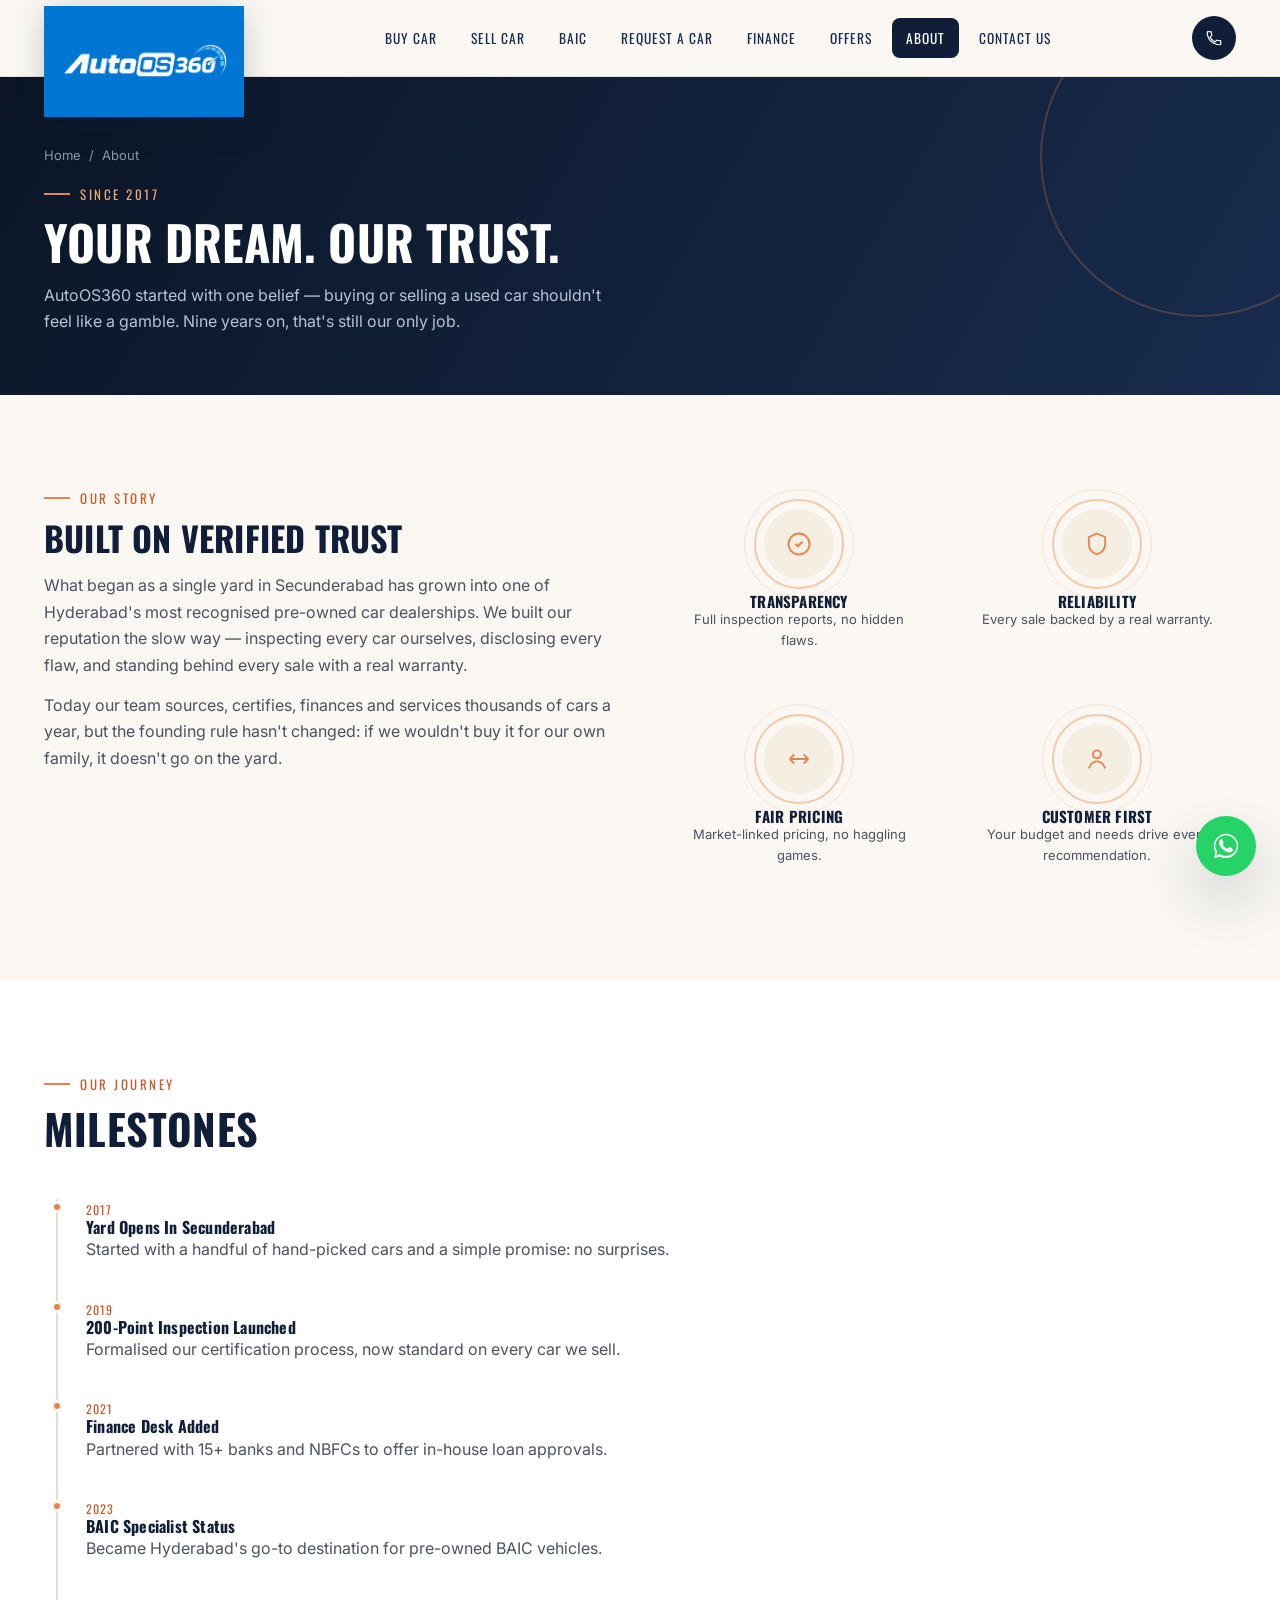
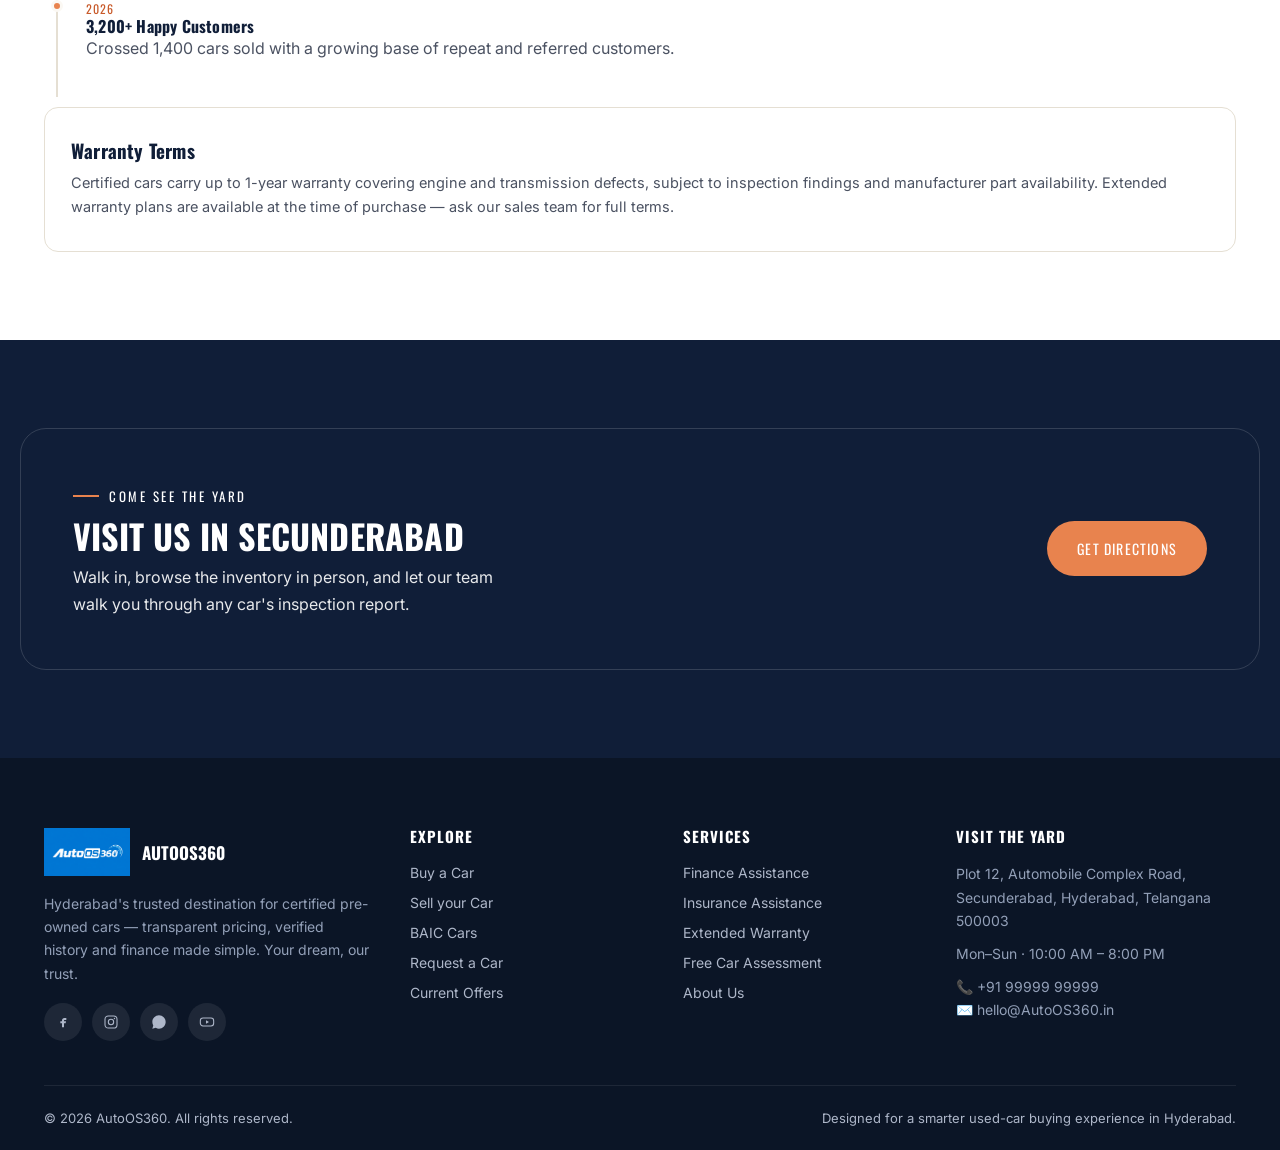
<file: about.html>
<!DOCTYPE html>
<html lang="en">
<head>
<meta charset="UTF-8">
<meta name="viewport" content="width=device-width, initial-scale=1.0">
<title>About AutoOS360 — Hyderabad's Trusted Car Dealership</title>
<meta name="description" content="Learn about AutoOS360's journey, our 200-point quality checks and the team behind Hyderabad's most trusted pre-owned car dealership.">
<meta name="keywords" content="about AutoOS360, used car dealership hyderabad">
<link rel="canonical" href="https://www.AutoOS360.in/about.html">
<meta property="og:title" content="About AutoOS360 — Hyderabad's Trusted Car Dealership">
<meta property="og:description" content="Learn about AutoOS360's journey, our 200-point quality checks and the team behind Hyderabad's most trusted pre-owned car dealership.">
<meta property="og:type" content="website">
<meta property="og:image" content="assets/logo.png">
<meta name="robots" content="index, follow">
<link rel="icon" href="assets/logo.png" type="image/png">
<link rel="preconnect" href="https://fonts.googleapis.com">
<link rel="preconnect" href="https://fonts.gstatic.com" crossorigin>
<link href="https://fonts.googleapis.com/css2?family=Oswald:wght@400;500;600;700&family=Inter:wght@400;500;600;700&display=swap" rel="stylesheet">
<link rel="stylesheet" href="css/base.css">
<link rel="stylesheet" href="css/components.css">
<script type="application/ld+json">
{
  "@context": "https://schema.org",
  "@type": "AutoDealer",
  "name": "AutoOS360",
  "image": "assets/logo.png",
  "url": "https://www.AutoOS360.in/",
  "telephone": "+91-99999-99999",
  "priceRange": "₹₹",
  "address": {
    "@type": "PostalAddress",
    "streetAddress": "Plot 12, Automobile Complex Road",
    "addressLocality": "Secunderabad, Hyderabad",
    "addressRegion": "Telangana",
    "postalCode": "500003",
    "addressCountry": "IN"
  },
  "openingHours": "Mo-Su 10:00-20:00",
  "sameAs": []
}
</script>
</head>
<body>
<header class="site-header">
  <div class="header-row">
    <a href="index.html" class="brand">
      <img src="assets/logo.png" alt="AutoOS360 logo">
    </a>
    <nav class="main-nav" aria-label="Primary">
      <a href="buy-car.html" data-nav="buy">Buy Car</a>
      <a href="sell-car.html" data-nav="sell">Sell Car</a>
      <a href="baic.html" data-nav="baic">BAIC</a>
      <a href="request-a-car.html" data-nav="request">Request a Car</a>
      <a href="finance.html" data-nav="finance">Finance</a>
      <a href="offers.html" data-nav="offers">Offers</a>
      <a href="about.html" data-nav="about" class="active">About</a>
      <a href="contact.html" data-nav="contact">Contact Us</a>
    </nav>
    <div class="header-actions">
      <a class="icon-btn desktop-only" href="tel:+919999999999" aria-label="Call dealership">
        <svg width="18" height="18" viewBox="0 0 24 24" fill="none"><path d="M6.6 10.8c1.4 2.8 3.8 5.1 6.6 6.6l2.2-2.2c.3-.3.7-.4 1-.2 1.1.4 2.3.6 3.6.6.6 0 1 .4 1 1V20c0 .6-.4 1-1 1C10.4 21 3 13.6 3 4.6c0-.6.4-1 1-1h3.4c.6 0 1 .4 1 1 0 1.3.2 2.5.6 3.6.1.4 0 .8-.2 1L6.6 10.8z" stroke="white" stroke-width="1.6"/></svg>
      </a>
      <button class="hamburger" aria-label="Open menu" aria-controls="mobileNav" aria-expanded="false">
        <span></span><span></span><span></span>
      </button>
    </div>
  </div>
</header>

<div class="nav-overlay"></div>
<aside class="mobile-nav" id="mobileNav">
  <div class="mobile-nav-top">
    <img src="assets/logo.png" alt="AutoOS360 logo" class="mobile-nav-logo">
    <button class="mobile-nav-close" aria-label="Close menu">✕</button>
  </div>
  <ul>
    <li><a href="buy-car.html">Buy Car</a></li>
    <li><a href="sell-car.html">Sell Car</a></li>
    <li><a href="baic.html">BAIC</a></li>
    <li><a href="request-a-car.html">Request a Car</a></li>
    <li><a href="finance.html">Finance</a></li>
    <li><a href="offers.html">Offers</a></li>
    <li><a href="about.html">About</a></li>
    <li><a href="contact.html">Contact Us</a></li>
  </ul>
  <div class="mobile-nav-foot">
    <a href="tel:+919999999999">📞 +91 99999 99999</a>
    <a href="https://wa.me/919999999999" target="_blank" rel="noopener">💬 Chat on WhatsApp</a>
    <a class="btn btn-primary btn-block" href="contact.html">Book a Test Drive</a>
  </div>
</aside>

<a class="wa-float" href="https://wa.me/919999999999" target="_blank" rel="noopener" aria-label="Chat on WhatsApp">
  <svg viewBox="0 0 32 32" fill="white"><path d="M16 3C9 3 3 9 3 16c0 2.5.7 4.8 1.9 6.8L3 29l6.4-1.8c1.9 1.1 4.1 1.7 6.6 1.7 7 0 13-6 13-13S23 3 16 3zm0 23.5c-2.2 0-4.3-.6-6.1-1.7l-.4-.3-4 1.1 1.1-3.9-.3-.4C5.1 19.4 4.5 17.7 4.5 16 4.5 9.8 9.8 4.5 16 4.5S27.5 9.8 27.5 16 22.2 26.5 16 26.5zm6.1-8.3c-.3-.2-2-1-2.3-1.1-.3-.1-.5-.2-.8.2-.2.3-.9 1.1-1.1 1.3-.2.2-.4.2-.8.1-.3-.2-1.4-.5-2.7-1.7-1-.9-1.7-2-1.9-2.3-.2-.3 0-.5.1-.7.2-.2.3-.4.5-.6.2-.2.2-.4.3-.6.1-.2.1-.5 0-.7-.1-.2-.8-1.9-1-2.6-.3-.7-.6-.6-.8-.6h-.7c-.2 0-.6.1-1 .5-.3.3-1.3 1.3-1.3 3.1 0 1.8 1.3 3.6 1.5 3.9.2.3 2.6 4 6.3 5.5.9.4 1.6.6 2.1.7.9.3 1.7.2 2.3.1.7-.1 2-.8 2.3-1.6.3-.8.3-1.5.2-1.6-.1-.2-.3-.2-.6-.4z"/></svg>
</a>
<section class="page-hero">
  <div class="container">
    <div class="breadcrumb"><a href="index.html">Home</a><span>/</span><span>About</span></div>
    <span class="eyebrow">Since 2017</span>
    <h1>Your Dream. Our Trust.</h1>
    <p>AutoOS360 started with one belief — buying or selling a used car shouldn't feel like a gamble. Nine years on, that's still our only job.</p>
  </div>
</section>

<section class="section">
  <div class="container">
    <div class="contact-grid">
      <div class="reveal">
        <span class="eyebrow">Our Story</span>
        <h2 style="text-transform:uppercase;font-size:clamp(24px,3vw,34px);">Built On Verified Trust</h2>
        <p style="margin-top:16px;">What began as a single yard in Secunderabad has grown into one of Hyderabad's most recognised pre-owned car dealerships. We built our reputation the slow way — inspecting every car ourselves, disclosing every flaw, and standing behind every sale with a real warranty.</p>
        <p style="margin-top:14px;">Today our team sources, certifies, finances and services thousands of cars a year, but the founding rule hasn't changed: if we wouldn't buy it for our own family, it doesn't go on the yard.</p>
      </div>
      <div class="reveal">
        <div class="value-grid" style="grid-template-columns:repeat(2,1fr);">
          <div class="value-card">
            <div class="roundel"><svg width="28" height="28" viewBox="0 0 24 24" fill="none"><path d="M9 12l2 2 4-4" stroke="#E8834E" stroke-width="1.8"/><circle cx="12" cy="12" r="9" stroke="#E8834E" stroke-width="1.6"/></svg></div>
            <h4 style="font-family:var(--font-display);font-size:15px;text-transform:uppercase;">Transparency</h4>
            <p style="font-size:13px;">Full inspection reports, no hidden flaws.</p>
          </div>
          <div class="value-card">
            <div class="roundel"><svg width="28" height="28" viewBox="0 0 24 24" fill="none"><path d="M12 3l7 3v6c0 4.5-3 7.5-7 9-4-1.5-7-4.5-7-9V6l7-3z" stroke="#E8834E" stroke-width="1.6"/></svg></div>
            <h4 style="font-family:var(--font-display);font-size:15px;text-transform:uppercase;">Reliability</h4>
            <p style="font-size:13px;">Every sale backed by a real warranty.</p>
          </div>
          <div class="value-card">
            <div class="roundel"><svg width="28" height="28" viewBox="0 0 24 24" fill="none"><path d="M4 12h16M4 12l4-4M4 12l4 4M20 12l-4-4M20 12l-4 4" stroke="#E8834E" stroke-width="1.6"/></svg></div>
            <h4 style="font-family:var(--font-display);font-size:15px;text-transform:uppercase;">Fair Pricing</h4>
            <p style="font-size:13px;">Market-linked pricing, no haggling games.</p>
          </div>
          <div class="value-card">
            <div class="roundel"><svg width="28" height="28" viewBox="0 0 24 24" fill="none"><circle cx="12" cy="8" r="3.4" stroke="#E8834E" stroke-width="1.6"/><path d="M5 20c1.5-4 4.2-6 7-6s5.5 2 7 6" stroke="#E8834E" stroke-width="1.6"/></svg></div>
            <h4 style="font-family:var(--font-display);font-size:15px;text-transform:uppercase;">Customer First</h4>
            <p style="font-size:13px;">Your budget and needs drive every recommendation.</p>
          </div>
        </div>
      </div>
    </div>
  </div>
</section>

<section class="section section-alt" id="warranty-terms">
  <div class="container">
    <div class="section-head reveal">
      <span class="eyebrow">Our Journey</span>
      <h2>Milestones</h2>
    </div>
    <div class="timeline reveal">
      <div class="timeline-item"><span>2017</span><h4>Yard Opens In Secunderabad</h4><p>Started with a handful of hand-picked cars and a simple promise: no surprises.</p></div>
      <div class="timeline-item"><span>2019</span><h4>200-Point Inspection Launched</h4><p>Formalised our certification process, now standard on every car we sell.</p></div>
      <div class="timeline-item"><span>2021</span><h4>Finance Desk Added</h4><p>Partnered with 15+ banks and NBFCs to offer in-house loan approvals.</p></div>
      <div class="timeline-item"><span>2023</span><h4>BAIC Specialist Status</h4><p>Became Hyderabad's go-to destination for pre-owned BAIC vehicles.</p></div>
      <div class="timeline-item"><span>2026</span><h4>3,200+ Happy Customers</h4><p>Crossed 1,400 cars sold with a growing base of repeat and referred customers.</p></div>
    </div>
    <div class="tile" style="margin-top:10px;">
      <h3>Warranty Terms</h3>
      <p>Certified cars carry up to 1-year warranty covering engine and transmission defects, subject to inspection findings and manufacturer part availability. Extended warranty plans are available at the time of purchase — ask our sales team for full terms.</p>
    </div>
  </div>
</section>

<section class="section section-navy">
  <div class="container assess-banner" style="background:transparent;border:1px solid rgba(255,255,255,.15);">
    <div>
      <span class="eyebrow" style="color:#fff;">Come See The Yard</span>
      <h2>Visit Us In Secunderabad</h2>
      <p>Walk in, browse the inventory in person, and let our team walk you through any car's inspection report.</p>
    </div>
    <a href="contact.html" class="btn btn-primary">Get Directions</a>
  </div>
</section>
<footer class="site-footer">
  <div class="container">
    <div class="footer-grid">
      <div>
        <div class="footer-brand">
          <img src="assets/logo.png" alt="AutoOS360 logo">
          <strong>AutoOS360</strong>
        </div>
        <p>Hyderabad's trusted destination for certified pre-owned cars — transparent pricing, verified history and finance made simple. Your dream, our trust.</p>
        <div class="footer-social" style="margin-top:18px;">
          <a href="#" aria-label="Facebook"><svg width="16" height="16" viewBox="0 0 24 24" fill="none"><path d="M14 9h3V6h-3c-2 0-3.5 1.5-3.5 3.5V11H8v3h2.5v6h3v-6H16l.5-3h-3V9.7c0-.4.3-.7.5-.7z" fill="#AEB7C9"/></svg></a>
          <a href="#" aria-label="Instagram"><svg width="16" height="16" viewBox="0 0 24 24" fill="none"><rect x="3" y="3" width="18" height="18" rx="5" stroke="#AEB7C9" stroke-width="1.6"/><circle cx="12" cy="12" r="4" stroke="#AEB7C9" stroke-width="1.6"/><circle cx="17.2" cy="6.8" r="1.1" fill="#AEB7C9"/></svg></a>
          <a href="https://wa.me/919999999999" target="_blank" rel="noopener" aria-label="WhatsApp"><svg width="16" height="16" viewBox="0 0 24 24" fill="#AEB7C9"><path d="M12 2C6.5 2 2 6.5 2 12c0 1.9.5 3.6 1.4 5.1L2 22l5.1-1.3C8.6 21.6 10.3 22 12 22c5.5 0 10-4.5 10-10S17.5 2 12 2z"/></svg></a>
          <a href="#" aria-label="YouTube"><svg width="16" height="16" viewBox="0 0 24 24" fill="none"><rect x="2" y="6" width="20" height="12" rx="4" stroke="#AEB7C9" stroke-width="1.6"/><path d="M10.5 9.5v5l4.5-2.5-4.5-2.5z" fill="#AEB7C9"/></svg></a>
        </div>
      </div>
      <div>
        <h4>Explore</h4>
        <ul>
          <li><a href="buy-car.html">Buy a Car</a></li>
          <li><a href="sell-car.html">Sell your Car</a></li>
          <li><a href="baic.html">BAIC Cars</a></li>
          <li><a href="request-a-car.html">Request a Car</a></li>
          <li><a href="offers.html">Current Offers</a></li>
        </ul>
      </div>
      <div>
        <h4>Services</h4>
        <ul>
          <li><a href="finance.html">Finance Assistance</a></li>
          <li><a href="finance.html#insurance">Insurance Assistance</a></li>
          <li><a href="index.html#warranty">Extended Warranty</a></li>
          <li><a href="index.html#assessment">Free Car Assessment</a></li>
          <li><a href="about.html">About Us</a></li>
        </ul>
      </div>
      <div>
        <h4>Visit the Yard</h4>
        <p>Plot 12, Automobile Complex Road,<br>Secunderabad, Hyderabad, Telangana 500003</p>
        <p style="margin-top:10px;">Mon–Sun · 10:00 AM – 8:00 PM</p>
        <p style="margin-top:10px;">📞 +91 99999 99999<br>✉️ hello@AutoOS360.in</p>
      </div>
    </div>
    <div class="footer-bottom">
      <span>© 2026 AutoOS360. All rights reserved.</span>
      <span>Designed for a smarter used-car buying experience in Hyderabad.</span>
    </div>
  </div>
</footer>
<script src="js/main.js"></script>

</body>
</html>
</file>
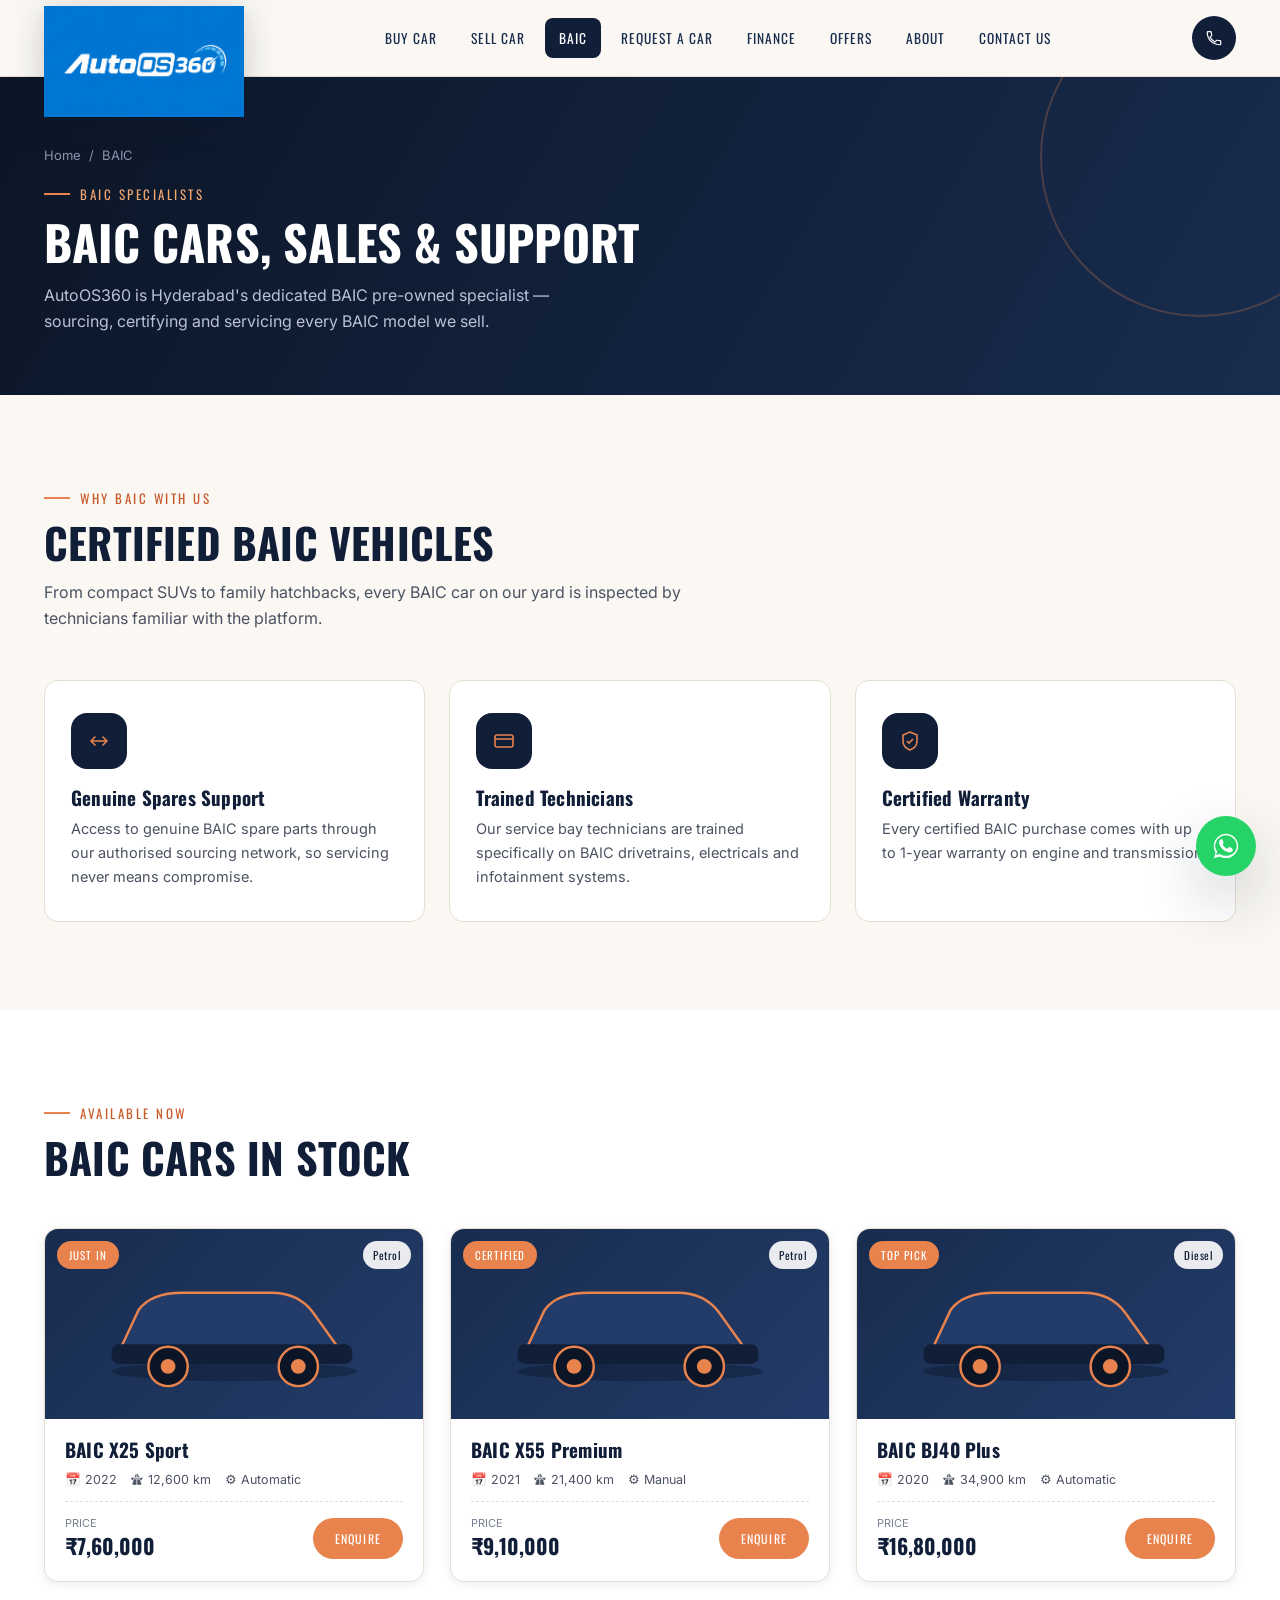
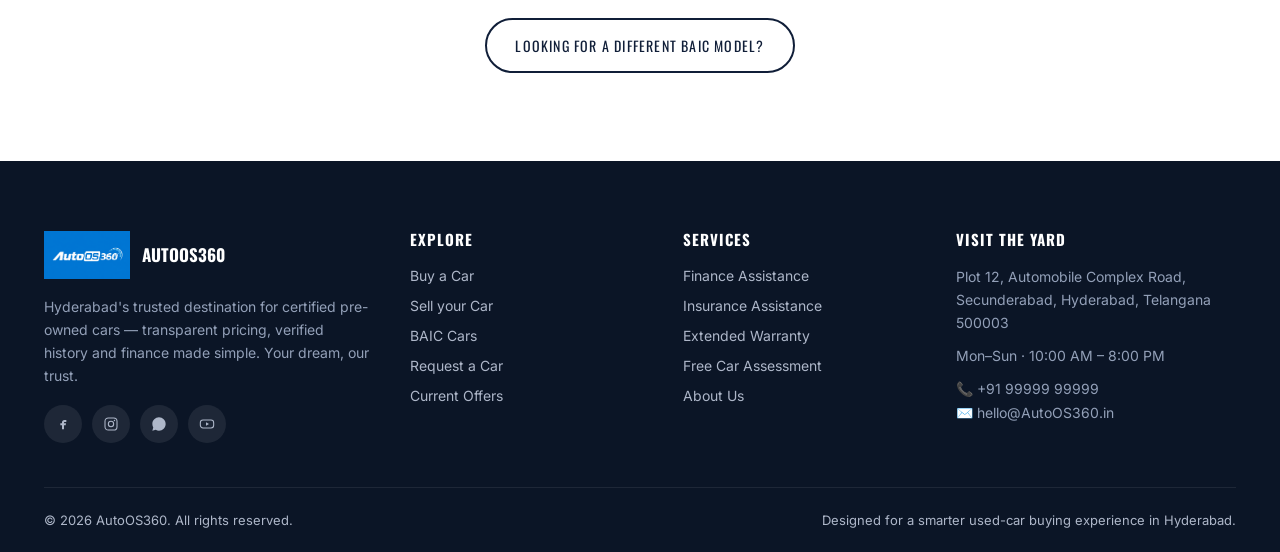
<file: baic.html>
<!DOCTYPE html>
<html lang="en">
<head>
<meta charset="UTF-8">
<meta name="viewport" content="width=device-width, initial-scale=1.0">
<title>BAIC Cars in Hyderabad | Sales, Service & Spares | AutoOS360</title>
<meta name="description" content="Authorised BAIC pre-owned car specialists in Hyderabad — sales, genuine spares support and certified servicing.">
<meta name="keywords" content="BAIC cars hyderabad, BAIC dealer, BAIC service hyderabad">
<link rel="canonical" href="https://www.AutoOS360.in/baic.html">
<meta property="og:title" content="BAIC Cars in Hyderabad | Sales, Service & Spares | AutoOS360">
<meta property="og:description" content="Authorised BAIC pre-owned car specialists in Hyderabad — sales, genuine spares support and certified servicing.">
<meta property="og:type" content="website">
<meta property="og:image" content="assets/logo.png">
<meta name="robots" content="index, follow">
<link rel="icon" href="assets/logo.png" type="image/png">
<link rel="preconnect" href="https://fonts.googleapis.com">
<link rel="preconnect" href="https://fonts.gstatic.com" crossorigin>
<link href="https://fonts.googleapis.com/css2?family=Oswald:wght@400;500;600;700&family=Inter:wght@400;500;600;700&display=swap" rel="stylesheet">
<link rel="stylesheet" href="css/base.css">
<link rel="stylesheet" href="css/components.css">
<script type="application/ld+json">
{
  "@context": "https://schema.org",
  "@type": "AutoDealer",
  "name": "AutoOS360",
  "image": "assets/logo.png",
  "url": "https://www.AutoOS360.in/",
  "telephone": "+91-99999-99999",
  "priceRange": "₹₹",
  "address": {
    "@type": "PostalAddress",
    "streetAddress": "Plot 12, Automobile Complex Road",
    "addressLocality": "Secunderabad, Hyderabad",
    "addressRegion": "Telangana",
    "postalCode": "500003",
    "addressCountry": "IN"
  },
  "openingHours": "Mo-Su 10:00-20:00",
  "sameAs": []
}
</script>
</head>
<body>
<header class="site-header">
  <div class="header-row">
    <a href="index.html" class="brand">
      <img src="assets/logo.png" alt="AutoOS360 logo">
    </a>
    <nav class="main-nav" aria-label="Primary">
      <a href="buy-car.html" data-nav="buy">Buy Car</a>
      <a href="sell-car.html" data-nav="sell">Sell Car</a>
      <a href="baic.html" data-nav="baic" class="active">BAIC</a>
      <a href="request-a-car.html" data-nav="request">Request a Car</a>
      <a href="finance.html" data-nav="finance">Finance</a>
      <a href="offers.html" data-nav="offers">Offers</a>
      <a href="about.html" data-nav="about">About</a>
      <a href="contact.html" data-nav="contact">Contact Us</a>
    </nav>
    <div class="header-actions">
      <a class="icon-btn desktop-only" href="tel:+919999999999" aria-label="Call dealership">
        <svg width="18" height="18" viewBox="0 0 24 24" fill="none"><path d="M6.6 10.8c1.4 2.8 3.8 5.1 6.6 6.6l2.2-2.2c.3-.3.7-.4 1-.2 1.1.4 2.3.6 3.6.6.6 0 1 .4 1 1V20c0 .6-.4 1-1 1C10.4 21 3 13.6 3 4.6c0-.6.4-1 1-1h3.4c.6 0 1 .4 1 1 0 1.3.2 2.5.6 3.6.1.4 0 .8-.2 1L6.6 10.8z" stroke="white" stroke-width="1.6"/></svg>
      </a>
      <button class="hamburger" aria-label="Open menu" aria-controls="mobileNav" aria-expanded="false">
        <span></span><span></span><span></span>
      </button>
    </div>
  </div>
</header>

<div class="nav-overlay"></div>
<aside class="mobile-nav" id="mobileNav">
  <div class="mobile-nav-top">
    <img src="assets/logo.png" alt="AutoOS360 logo" class="mobile-nav-logo">
    <button class="mobile-nav-close" aria-label="Close menu">✕</button>
  </div>
  <ul>
    <li><a href="buy-car.html">Buy Car</a></li>
    <li><a href="sell-car.html">Sell Car</a></li>
    <li><a href="baic.html">BAIC</a></li>
    <li><a href="request-a-car.html">Request a Car</a></li>
    <li><a href="finance.html">Finance</a></li>
    <li><a href="offers.html">Offers</a></li>
    <li><a href="about.html">About</a></li>
    <li><a href="contact.html">Contact Us</a></li>
  </ul>
  <div class="mobile-nav-foot">
    <a href="tel:+919999999999">📞 +91 99999 99999</a>
    <a href="https://wa.me/919999999999" target="_blank" rel="noopener">💬 Chat on WhatsApp</a>
    <a class="btn btn-primary btn-block" href="contact.html">Book a Test Drive</a>
  </div>
</aside>

<a class="wa-float" href="https://wa.me/919999999999" target="_blank" rel="noopener" aria-label="Chat on WhatsApp">
  <svg viewBox="0 0 32 32" fill="white"><path d="M16 3C9 3 3 9 3 16c0 2.5.7 4.8 1.9 6.8L3 29l6.4-1.8c1.9 1.1 4.1 1.7 6.6 1.7 7 0 13-6 13-13S23 3 16 3zm0 23.5c-2.2 0-4.3-.6-6.1-1.7l-.4-.3-4 1.1 1.1-3.9-.3-.4C5.1 19.4 4.5 17.7 4.5 16 4.5 9.8 9.8 4.5 16 4.5S27.5 9.8 27.5 16 22.2 26.5 16 26.5zm6.1-8.3c-.3-.2-2-1-2.3-1.1-.3-.1-.5-.2-.8.2-.2.3-.9 1.1-1.1 1.3-.2.2-.4.2-.8.1-.3-.2-1.4-.5-2.7-1.7-1-.9-1.7-2-1.9-2.3-.2-.3 0-.5.1-.7.2-.2.3-.4.5-.6.2-.2.2-.4.3-.6.1-.2.1-.5 0-.7-.1-.2-.8-1.9-1-2.6-.3-.7-.6-.6-.8-.6h-.7c-.2 0-.6.1-1 .5-.3.3-1.3 1.3-1.3 3.1 0 1.8 1.3 3.6 1.5 3.9.2.3 2.6 4 6.3 5.5.9.4 1.6.6 2.1.7.9.3 1.7.2 2.3.1.7-.1 2-.8 2.3-1.6.3-.8.3-1.5.2-1.6-.1-.2-.3-.2-.6-.4z"/></svg>
</a>
<section class="page-hero">
  <div class="container">
    <div class="breadcrumb"><a href="index.html">Home</a><span>/</span><span>BAIC</span></div>
    <span class="eyebrow">BAIC Specialists</span>
    <h1>BAIC Cars, Sales & Support</h1>
    <p>AutoOS360 is Hyderabad's dedicated BAIC pre-owned specialist — sourcing, certifying and servicing every BAIC model we sell.</p>
  </div>
</section>

<section class="section">
  <div class="container">
    <div class="section-head reveal">
      <span class="eyebrow">Why BAIC With Us</span>
      <h2>Certified BAIC Vehicles</h2>
      <p>From compact SUVs to family hatchbacks, every BAIC car on our yard is inspected by technicians familiar with the platform.</p>
    </div>
    <div class="tile-grid">
      <div class="tile reveal">
        <div class="tile-icon"><svg width="24" height="24" viewBox="0 0 24 24" fill="none"><path d="M4 12h16M4 12l4-4M4 12l4 4M20 12l-4-4M20 12l-4 4" stroke="#E8834E" stroke-width="1.6" stroke-linecap="round"/></svg></div>
        <h3>Genuine Spares Support</h3>
        <p>Access to genuine BAIC spare parts through our authorised sourcing network, so servicing never means compromise.</p>
      </div>
      <div class="tile reveal">
        <div class="tile-icon"><svg width="24" height="24" viewBox="0 0 24 24" fill="none"><rect x="3" y="6" width="18" height="12" rx="2" stroke="#E8834E" stroke-width="1.6"/><path d="M3 10h18" stroke="#E8834E" stroke-width="1.6"/></svg></div>
        <h3>Trained Technicians</h3>
        <p>Our service bay technicians are trained specifically on BAIC drivetrains, electricals and infotainment systems.</p>
      </div>
      <div class="tile reveal">
        <div class="tile-icon"><svg width="24" height="24" viewBox="0 0 24 24" fill="none"><path d="M12 3l7 3v6c0 4.5-3 7.5-7 9-4-1.5-7-4.5-7-9V6l7-3z" stroke="#E8834E" stroke-width="1.6"/><path d="M9 12l2 2 4-4" stroke="#E8834E" stroke-width="1.6"/></svg></div>
        <h3>Certified Warranty</h3>
        <p>Every certified BAIC purchase comes with up to 1-year warranty on engine and transmission.</p>
      </div>
    </div>
  </div>
</section>

<section class="section section-alt">
  <div class="container">
    <div class="section-head reveal">
      <span class="eyebrow">Available Now</span>
      <h2>BAIC Cars In Stock</h2>
    </div>
    <div class="inv-grid" style="grid-template-columns:repeat(3,1fr);">
      <div class="car-card reveal">
        <div class="car-thumb">
          <span class="car-badge">Just In</span>
          <span class="car-fuel-badge">Petrol</span>
          <svg viewBox="0 0 240 120" xmlns="http://www.w3.org/2000/svg" style="width:78%;">
            <ellipse cx="120" cy="98" rx="100" ry="8" fill="#0B1526" opacity=".4"/>
            <path d="M28 78 L42 48 Q52 34 78 34 L150 34 Q172 34 184 50 L204 78 Z" fill="#233B69" stroke="#E8834E" stroke-width="2"/>
            <rect x="20" y="76" width="196" height="16" rx="6" fill="#101E38"/>
            <circle cx="66" cy="94" r="16" fill="#0B1526" stroke="#E8834E" stroke-width="2"/><circle cx="66" cy="94" r="6" fill="#E8834E"/>
            <circle cx="172" cy="94" r="16" fill="#0B1526" stroke="#E8834E" stroke-width="2"/><circle cx="172" cy="94" r="6" fill="#E8834E"/>
          </svg>
        </div>
        <div class="car-body">
          <h3>BAIC X25 Sport</h3>
          <div class="car-meta"><span>📅 2022</span><span>🛣 12,600 km</span><span>⚙ Automatic</span></div>
          <div class="car-price-row"><div class="car-price"><span>Price</span><strong>₹7,60,000</strong></div><a href="contact.html" class="btn btn-sm btn-primary">Enquire</a></div>
        </div>
      </div>
      <div class="car-card reveal">
        <div class="car-thumb">
          <span class="car-badge">Certified</span>
          <span class="car-fuel-badge">Petrol</span>
          <svg viewBox="0 0 240 120" xmlns="http://www.w3.org/2000/svg" style="width:78%;">
            <ellipse cx="120" cy="98" rx="100" ry="8" fill="#0B1526" opacity=".4"/>
            <path d="M28 78 L42 48 Q52 34 78 34 L150 34 Q172 34 184 50 L204 78 Z" fill="#233B69" stroke="#E8834E" stroke-width="2"/>
            <rect x="20" y="76" width="196" height="16" rx="6" fill="#101E38"/>
            <circle cx="66" cy="94" r="16" fill="#0B1526" stroke="#E8834E" stroke-width="2"/><circle cx="66" cy="94" r="6" fill="#E8834E"/>
            <circle cx="172" cy="94" r="16" fill="#0B1526" stroke="#E8834E" stroke-width="2"/><circle cx="172" cy="94" r="6" fill="#E8834E"/>
          </svg>
        </div>
        <div class="car-body">
          <h3>BAIC X55 Premium</h3>
          <div class="car-meta"><span>📅 2021</span><span>🛣 21,400 km</span><span>⚙ Manual</span></div>
          <div class="car-price-row"><div class="car-price"><span>Price</span><strong>₹9,10,000</strong></div><a href="contact.html" class="btn btn-sm btn-primary">Enquire</a></div>
        </div>
      </div>
      <div class="car-card reveal">
        <div class="car-thumb">
          <span class="car-badge">Top Pick</span>
          <span class="car-fuel-badge">Diesel</span>
          <svg viewBox="0 0 240 120" xmlns="http://www.w3.org/2000/svg" style="width:78%;">
            <ellipse cx="120" cy="98" rx="100" ry="8" fill="#0B1526" opacity=".4"/>
            <path d="M28 78 L42 48 Q52 34 78 34 L150 34 Q172 34 184 50 L204 78 Z" fill="#233B69" stroke="#E8834E" stroke-width="2"/>
            <rect x="20" y="76" width="196" height="16" rx="6" fill="#101E38"/>
            <circle cx="66" cy="94" r="16" fill="#0B1526" stroke="#E8834E" stroke-width="2"/><circle cx="66" cy="94" r="6" fill="#E8834E"/>
            <circle cx="172" cy="94" r="16" fill="#0B1526" stroke="#E8834E" stroke-width="2"/><circle cx="172" cy="94" r="6" fill="#E8834E"/>
          </svg>
        </div>
        <div class="car-body">
          <h3>BAIC BJ40 Plus</h3>
          <div class="car-meta"><span>📅 2020</span><span>🛣 34,900 km</span><span>⚙ Automatic</span></div>
          <div class="car-price-row"><div class="car-price"><span>Price</span><strong>₹16,80,000</strong></div><a href="contact.html" class="btn btn-sm btn-primary">Enquire</a></div>
        </div>
      </div>
    </div>
    <div style="text-align:center;margin-top:36px;">
      <a href="request-a-car.html" class="btn btn-outline">Looking For A Different BAIC Model?</a>
    </div>
  </div>
</section>
<footer class="site-footer">
  <div class="container">
    <div class="footer-grid">
      <div>
        <div class="footer-brand">
          <img src="assets/logo.png" alt="AutoOS360 logo">
          <strong>AutoOS360</strong>
        </div>
        <p>Hyderabad's trusted destination for certified pre-owned cars — transparent pricing, verified history and finance made simple. Your dream, our trust.</p>
        <div class="footer-social" style="margin-top:18px;">
          <a href="#" aria-label="Facebook"><svg width="16" height="16" viewBox="0 0 24 24" fill="none"><path d="M14 9h3V6h-3c-2 0-3.5 1.5-3.5 3.5V11H8v3h2.5v6h3v-6H16l.5-3h-3V9.7c0-.4.3-.7.5-.7z" fill="#AEB7C9"/></svg></a>
          <a href="#" aria-label="Instagram"><svg width="16" height="16" viewBox="0 0 24 24" fill="none"><rect x="3" y="3" width="18" height="18" rx="5" stroke="#AEB7C9" stroke-width="1.6"/><circle cx="12" cy="12" r="4" stroke="#AEB7C9" stroke-width="1.6"/><circle cx="17.2" cy="6.8" r="1.1" fill="#AEB7C9"/></svg></a>
          <a href="https://wa.me/919999999999" target="_blank" rel="noopener" aria-label="WhatsApp"><svg width="16" height="16" viewBox="0 0 24 24" fill="#AEB7C9"><path d="M12 2C6.5 2 2 6.5 2 12c0 1.9.5 3.6 1.4 5.1L2 22l5.1-1.3C8.6 21.6 10.3 22 12 22c5.5 0 10-4.5 10-10S17.5 2 12 2z"/></svg></a>
          <a href="#" aria-label="YouTube"><svg width="16" height="16" viewBox="0 0 24 24" fill="none"><rect x="2" y="6" width="20" height="12" rx="4" stroke="#AEB7C9" stroke-width="1.6"/><path d="M10.5 9.5v5l4.5-2.5-4.5-2.5z" fill="#AEB7C9"/></svg></a>
        </div>
      </div>
      <div>
        <h4>Explore</h4>
        <ul>
          <li><a href="buy-car.html">Buy a Car</a></li>
          <li><a href="sell-car.html">Sell your Car</a></li>
          <li><a href="baic.html">BAIC Cars</a></li>
          <li><a href="request-a-car.html">Request a Car</a></li>
          <li><a href="offers.html">Current Offers</a></li>
        </ul>
      </div>
      <div>
        <h4>Services</h4>
        <ul>
          <li><a href="finance.html">Finance Assistance</a></li>
          <li><a href="finance.html#insurance">Insurance Assistance</a></li>
          <li><a href="index.html#warranty">Extended Warranty</a></li>
          <li><a href="index.html#assessment">Free Car Assessment</a></li>
          <li><a href="about.html">About Us</a></li>
        </ul>
      </div>
      <div>
        <h4>Visit the Yard</h4>
        <p>Plot 12, Automobile Complex Road,<br>Secunderabad, Hyderabad, Telangana 500003</p>
        <p style="margin-top:10px;">Mon–Sun · 10:00 AM – 8:00 PM</p>
        <p style="margin-top:10px;">📞 +91 99999 99999<br>✉️ hello@AutoOS360.in</p>
      </div>
    </div>
    <div class="footer-bottom">
      <span>© 2026 AutoOS360. All rights reserved.</span>
      <span>Designed for a smarter used-car buying experience in Hyderabad.</span>
    </div>
  </div>
</footer>
<script src="js/main.js"></script>

</body>
</html>
</file>
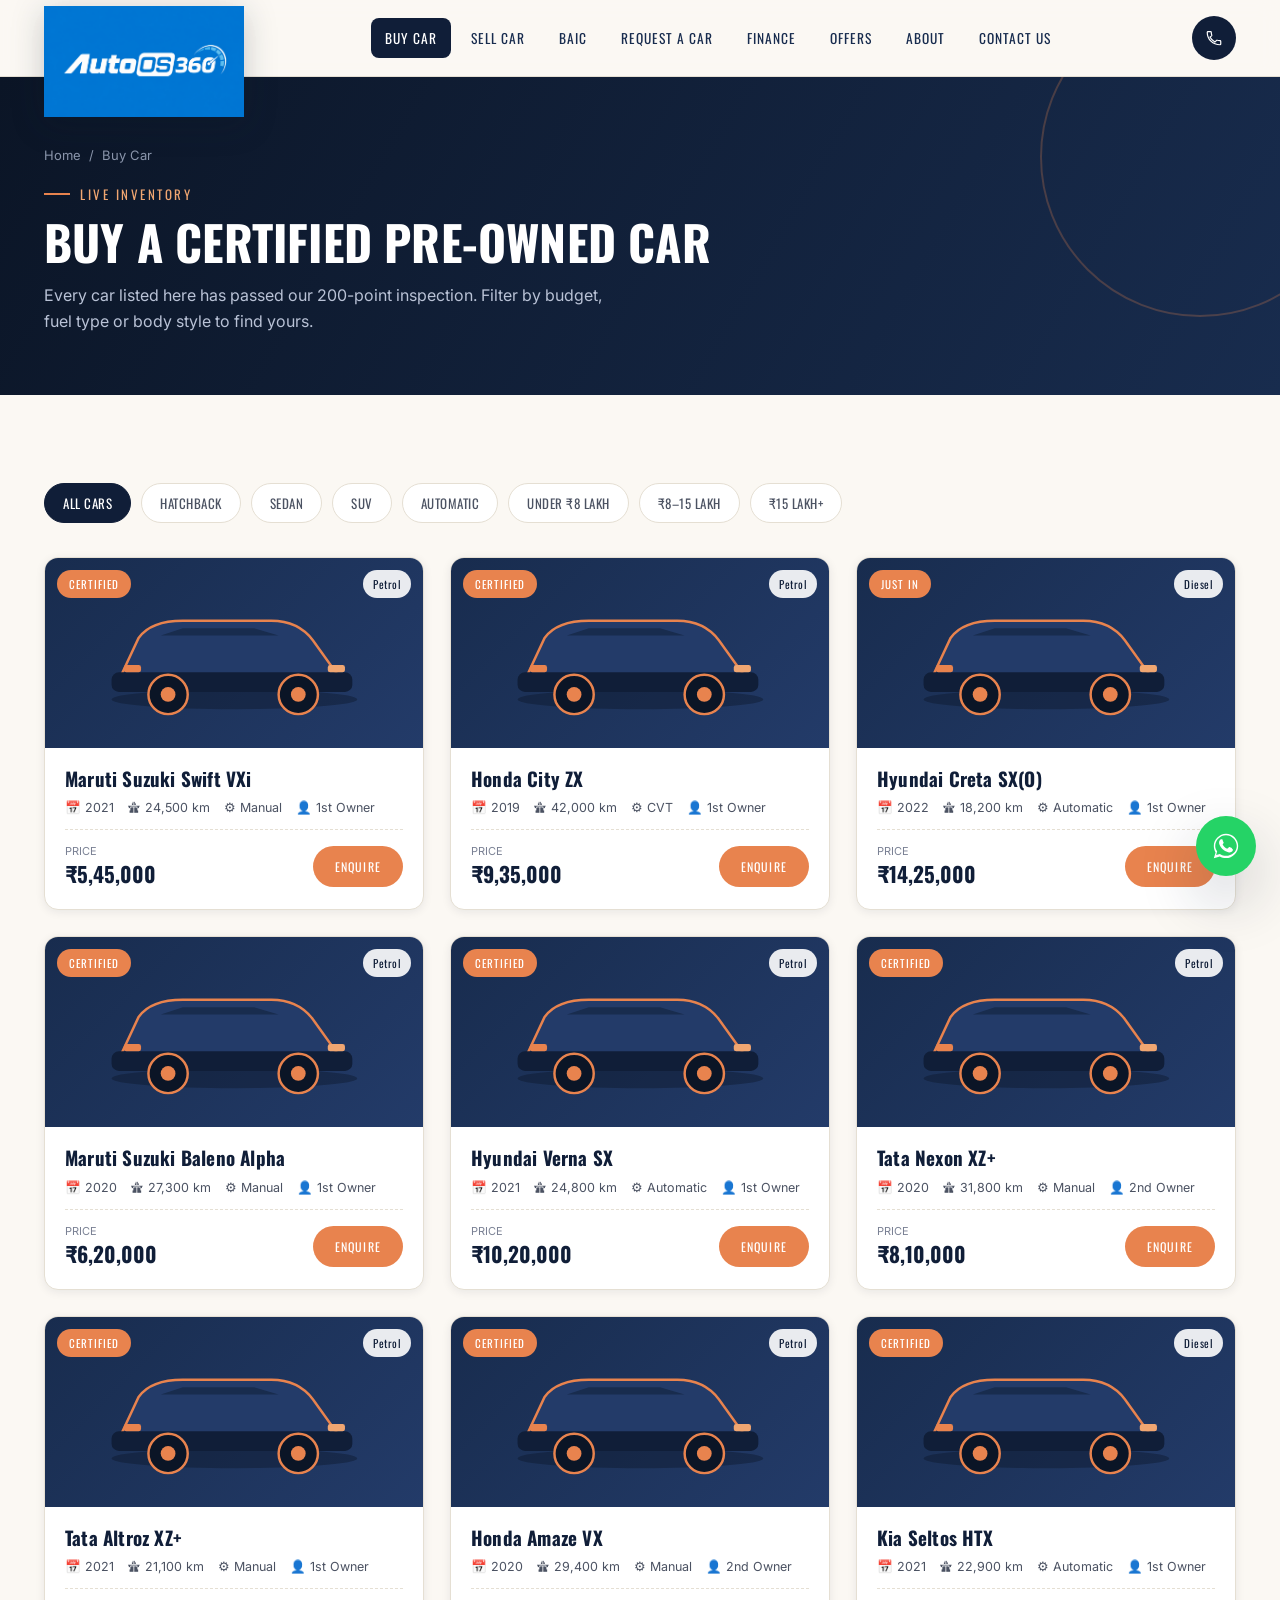
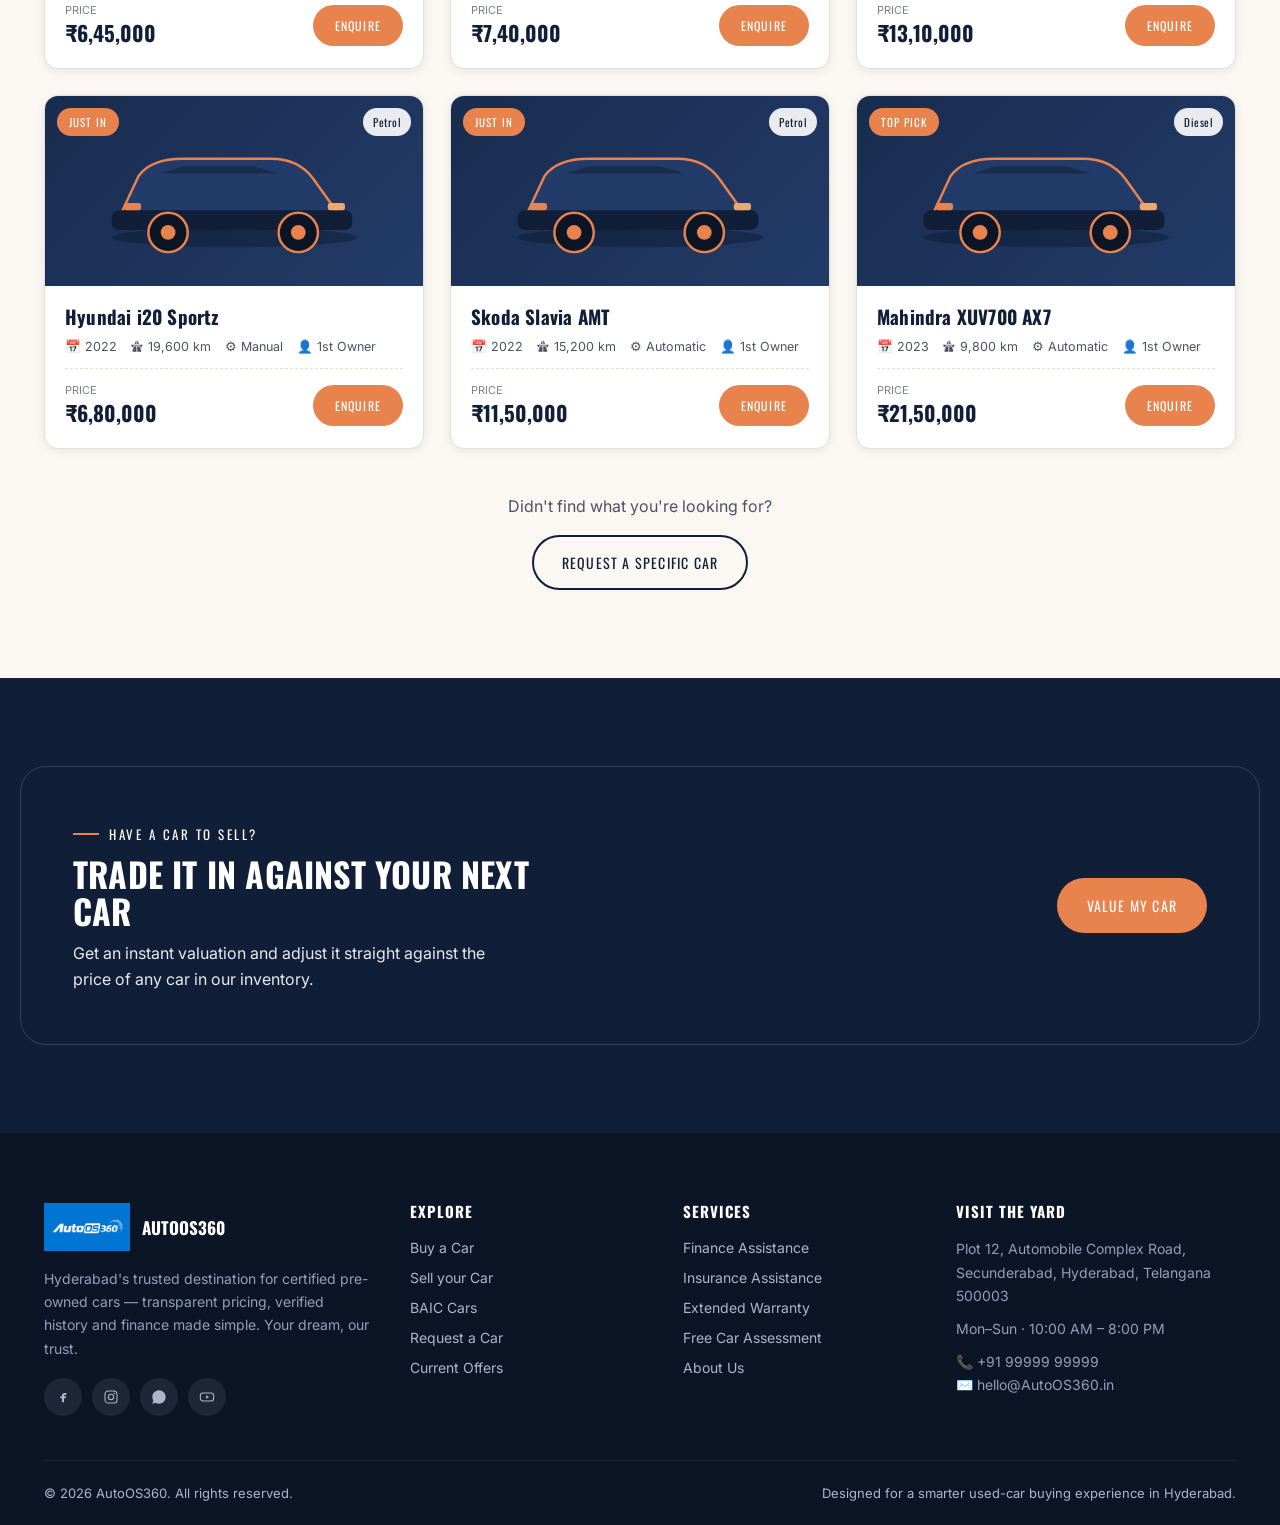
<file: buy-car.html>
<!DOCTYPE html>
<html lang="en">
<head>
<meta charset="UTF-8">
<meta name="viewport" content="width=device-width, initial-scale=1.0">
<title>Buy a Certified Used Car in Hyderabad | AutoOS360</title>
<meta name="description" content="Browse our live inventory of certified pre-owned cars in Hyderabad. Verified history, transparent pricing and easy finance on every car.">
<meta name="keywords" content="buy used car hyderabad, second hand cars, certified pre-owned cars hyderabad">
<link rel="canonical" href="https://www.AutoOS360.in/buy-car.html">
<meta property="og:title" content="Buy a Certified Used Car in Hyderabad | AutoOS360">
<meta property="og:description" content="Browse our live inventory of certified pre-owned cars in Hyderabad. Verified history, transparent pricing and easy finance on every car.">
<meta property="og:type" content="website">
<meta property="og:image" content="assets/logo.png">
<meta name="robots" content="index, follow">
<link rel="icon" href="assets/logo.png" type="image/png">
<link rel="preconnect" href="https://fonts.googleapis.com">
<link rel="preconnect" href="https://fonts.gstatic.com" crossorigin>
<link href="https://fonts.googleapis.com/css2?family=Oswald:wght@400;500;600;700&family=Inter:wght@400;500;600;700&display=swap" rel="stylesheet">
<link rel="stylesheet" href="css/base.css">
<link rel="stylesheet" href="css/components.css">
<script type="application/ld+json">
{
  "@context": "https://schema.org",
  "@type": "AutoDealer",
  "name": "AutoOS360",
  "image": "assets/logo.png",
  "url": "https://www.AutoOS360.in/",
  "telephone": "+91-99999-99999",
  "priceRange": "₹₹",
  "address": {
    "@type": "PostalAddress",
    "streetAddress": "Plot 12, Automobile Complex Road",
    "addressLocality": "Secunderabad, Hyderabad",
    "addressRegion": "Telangana",
    "postalCode": "500003",
    "addressCountry": "IN"
  },
  "openingHours": "Mo-Su 10:00-20:00",
  "sameAs": []
}
</script>
</head>
<body>
<header class="site-header">
  <div class="header-row">
    <a href="index.html" class="brand">
      <img src="assets/logo.png" alt="AutoOS360 logo">
    </a>
    <nav class="main-nav" aria-label="Primary">
      <a href="buy-car.html" data-nav="buy" class="active">Buy Car</a>
      <a href="sell-car.html" data-nav="sell">Sell Car</a>
      <a href="baic.html" data-nav="baic">BAIC</a>
      <a href="request-a-car.html" data-nav="request">Request a Car</a>
      <a href="finance.html" data-nav="finance">Finance</a>
      <a href="offers.html" data-nav="offers">Offers</a>
      <a href="about.html" data-nav="about">About</a>
      <a href="contact.html" data-nav="contact">Contact Us</a>
    </nav>
    <div class="header-actions">
      <a class="icon-btn desktop-only" href="tel:+919999999999" aria-label="Call dealership">
        <svg width="18" height="18" viewBox="0 0 24 24" fill="none"><path d="M6.6 10.8c1.4 2.8 3.8 5.1 6.6 6.6l2.2-2.2c.3-.3.7-.4 1-.2 1.1.4 2.3.6 3.6.6.6 0 1 .4 1 1V20c0 .6-.4 1-1 1C10.4 21 3 13.6 3 4.6c0-.6.4-1 1-1h3.4c.6 0 1 .4 1 1 0 1.3.2 2.5.6 3.6.1.4 0 .8-.2 1L6.6 10.8z" stroke="white" stroke-width="1.6"/></svg>
      </a>
      <button class="hamburger" aria-label="Open menu" aria-controls="mobileNav" aria-expanded="false">
        <span></span><span></span><span></span>
      </button>
    </div>
  </div>
</header>

<div class="nav-overlay"></div>
<aside class="mobile-nav" id="mobileNav">
  <div class="mobile-nav-top">
    <img src="assets/logo.png" alt="AutoOS360 logo" class="mobile-nav-logo">
    <button class="mobile-nav-close" aria-label="Close menu">✕</button>
  </div>
  <ul>
    <li><a href="buy-car.html">Buy Car</a></li>
    <li><a href="sell-car.html">Sell Car</a></li>
    <li><a href="baic.html">BAIC</a></li>
    <li><a href="request-a-car.html">Request a Car</a></li>
    <li><a href="finance.html">Finance</a></li>
    <li><a href="offers.html">Offers</a></li>
    <li><a href="about.html">About</a></li>
    <li><a href="contact.html">Contact Us</a></li>
  </ul>
  <div class="mobile-nav-foot">
    <a href="tel:+919999999999">📞 +91 99999 99999</a>
    <a href="https://wa.me/919999999999" target="_blank" rel="noopener">💬 Chat on WhatsApp</a>
    <a class="btn btn-primary btn-block" href="contact.html">Book a Test Drive</a>
  </div>
</aside>

<a class="wa-float" href="https://wa.me/919999999999" target="_blank" rel="noopener" aria-label="Chat on WhatsApp">
  <svg viewBox="0 0 32 32" fill="white"><path d="M16 3C9 3 3 9 3 16c0 2.5.7 4.8 1.9 6.8L3 29l6.4-1.8c1.9 1.1 4.1 1.7 6.6 1.7 7 0 13-6 13-13S23 3 16 3zm0 23.5c-2.2 0-4.3-.6-6.1-1.7l-.4-.3-4 1.1 1.1-3.9-.3-.4C5.1 19.4 4.5 17.7 4.5 16 4.5 9.8 9.8 4.5 16 4.5S27.5 9.8 27.5 16 22.2 26.5 16 26.5zm6.1-8.3c-.3-.2-2-1-2.3-1.1-.3-.1-.5-.2-.8.2-.2.3-.9 1.1-1.1 1.3-.2.2-.4.2-.8.1-.3-.2-1.4-.5-2.7-1.7-1-.9-1.7-2-1.9-2.3-.2-.3 0-.5.1-.7.2-.2.3-.4.5-.6.2-.2.2-.4.3-.6.1-.2.1-.5 0-.7-.1-.2-.8-1.9-1-2.6-.3-.7-.6-.6-.8-.6h-.7c-.2 0-.6.1-1 .5-.3.3-1.3 1.3-1.3 3.1 0 1.8 1.3 3.6 1.5 3.9.2.3 2.6 4 6.3 5.5.9.4 1.6.6 2.1.7.9.3 1.7.2 2.3.1.7-.1 2-.8 2.3-1.6.3-.8.3-1.5.2-1.6-.1-.2-.3-.2-.6-.4z"/></svg>
</a>
<section class="page-hero">
  <div class="container">
    <div class="breadcrumb"><a href="index.html">Home</a><span>/</span><span>Buy Car</span></div>
    <span class="eyebrow">Live Inventory</span>
    <h1>Buy A Certified Pre-Owned Car</h1>
    <p>Every car listed here has passed our 200-point inspection. Filter by budget, fuel type or body style to find yours.</p>
  </div>
</section>

<section class="section">
  <div class="container">
    <div class="filter-bar">
      <button class="filter-chip active" data-filter="all">All Cars</button>
      <button class="filter-chip" data-filter="hatchback">Hatchback</button>
      <button class="filter-chip" data-filter="sedan">Sedan</button>
      <button class="filter-chip" data-filter="suv">SUV</button>
      <button class="filter-chip" data-filter="automatic">Automatic</button>
      <button class="filter-chip" data-filter="under-8">Under ₹8 Lakh</button>
      <button class="filter-chip" data-filter="8-15">₹8–15 Lakh</button>
      <button class="filter-chip" data-filter="15-plus">₹15 Lakh+</button>
    </div>
    <div class="inv-grid">
      <div class="car-card" data-category="hatchback" data-trans="manual" data-price="545000">
        <div class="car-thumb">
          <span class="car-badge">Certified</span>
          <span class="car-fuel-badge">Petrol</span>
          <svg viewBox="0 0 240 120" xmlns="http://www.w3.org/2000/svg">
<ellipse cx="120" cy="98" rx="100" ry="8" fill="#0B1526" opacity=".4"/>
<path d="M28 78 L42 48 Q52 34 78 34 L150 34 Q172 34 184 50 L204 78 Z" fill="#233B69" stroke="#E8834E" stroke-width="2"/>
<path d="M60 46 L78 40 L136 40 L156 46 Z" fill="#182C4E"/>
<rect x="20" y="76" width="196" height="16" rx="6" fill="#101E38"/>
<circle cx="66" cy="94" r="16" fill="#0B1526" stroke="#E8834E" stroke-width="2"/>
<circle cx="66" cy="94" r="6" fill="#E8834E"/>
<circle cx="172" cy="94" r="16" fill="#0B1526" stroke="#E8834E" stroke-width="2"/>
<circle cx="172" cy="94" r="6" fill="#E8834E"/>
<rect x="30" y="70" width="14" height="6" rx="2" fill="#E8834E"/>
<rect x="196" y="70" width="14" height="6" rx="2" fill="#F0A671"/>
</svg>
        </div>
        <div class="car-body">
          <h3>Maruti Suzuki Swift VXi</h3>
          <div class="car-meta">
            <span>📅 2021</span>
            <span>🛣 24,500 km</span>
            <span>⚙ Manual</span>
            <span>👤 1st Owner</span>
          </div>
          <div class="car-price-row">
            <div class="car-price"><span>Price</span><strong>₹5,45,000</strong></div>
            <a href="contact.html" class="btn btn-sm btn-primary">Enquire</a>
          </div>
        </div>
      </div>
<div class="car-card" data-category="sedan" data-trans="cvt" data-price="935000">
        <div class="car-thumb">
          <span class="car-badge">Certified</span>
          <span class="car-fuel-badge">Petrol</span>
          <svg viewBox="0 0 240 120" xmlns="http://www.w3.org/2000/svg">
<ellipse cx="120" cy="98" rx="100" ry="8" fill="#0B1526" opacity=".4"/>
<path d="M28 78 L42 48 Q52 34 78 34 L150 34 Q172 34 184 50 L204 78 Z" fill="#233B69" stroke="#E8834E" stroke-width="2"/>
<path d="M60 46 L78 40 L136 40 L156 46 Z" fill="#182C4E"/>
<rect x="20" y="76" width="196" height="16" rx="6" fill="#101E38"/>
<circle cx="66" cy="94" r="16" fill="#0B1526" stroke="#E8834E" stroke-width="2"/>
<circle cx="66" cy="94" r="6" fill="#E8834E"/>
<circle cx="172" cy="94" r="16" fill="#0B1526" stroke="#E8834E" stroke-width="2"/>
<circle cx="172" cy="94" r="6" fill="#E8834E"/>
<rect x="30" y="70" width="14" height="6" rx="2" fill="#E8834E"/>
<rect x="196" y="70" width="14" height="6" rx="2" fill="#F0A671"/>
</svg>
        </div>
        <div class="car-body">
          <h3>Honda City ZX</h3>
          <div class="car-meta">
            <span>📅 2019</span>
            <span>🛣 42,000 km</span>
            <span>⚙ CVT</span>
            <span>👤 1st Owner</span>
          </div>
          <div class="car-price-row">
            <div class="car-price"><span>Price</span><strong>₹9,35,000</strong></div>
            <a href="contact.html" class="btn btn-sm btn-primary">Enquire</a>
          </div>
        </div>
      </div>
<div class="car-card" data-category="suv" data-trans="automatic" data-price="1425000">
        <div class="car-thumb">
          <span class="car-badge">Just In</span>
          <span class="car-fuel-badge">Diesel</span>
          <svg viewBox="0 0 240 120" xmlns="http://www.w3.org/2000/svg">
<ellipse cx="120" cy="98" rx="100" ry="8" fill="#0B1526" opacity=".4"/>
<path d="M28 78 L42 48 Q52 34 78 34 L150 34 Q172 34 184 50 L204 78 Z" fill="#233B69" stroke="#E8834E" stroke-width="2"/>
<path d="M60 46 L78 40 L136 40 L156 46 Z" fill="#182C4E"/>
<rect x="20" y="76" width="196" height="16" rx="6" fill="#101E38"/>
<circle cx="66" cy="94" r="16" fill="#0B1526" stroke="#E8834E" stroke-width="2"/>
<circle cx="66" cy="94" r="6" fill="#E8834E"/>
<circle cx="172" cy="94" r="16" fill="#0B1526" stroke="#E8834E" stroke-width="2"/>
<circle cx="172" cy="94" r="6" fill="#E8834E"/>
<rect x="30" y="70" width="14" height="6" rx="2" fill="#E8834E"/>
<rect x="196" y="70" width="14" height="6" rx="2" fill="#F0A671"/>
</svg>
        </div>
        <div class="car-body">
          <h3>Hyundai Creta SX(O)</h3>
          <div class="car-meta">
            <span>📅 2022</span>
            <span>🛣 18,200 km</span>
            <span>⚙ Automatic</span>
            <span>👤 1st Owner</span>
          </div>
          <div class="car-price-row">
            <div class="car-price"><span>Price</span><strong>₹14,25,000</strong></div>
            <a href="contact.html" class="btn btn-sm btn-primary">Enquire</a>
          </div>
        </div>
      </div>
<div class="car-card" data-category="hatchback" data-trans="manual" data-price="620000">
        <div class="car-thumb">
          <span class="car-badge">Certified</span>
          <span class="car-fuel-badge">Petrol</span>
          <svg viewBox="0 0 240 120" xmlns="http://www.w3.org/2000/svg">
<ellipse cx="120" cy="98" rx="100" ry="8" fill="#0B1526" opacity=".4"/>
<path d="M28 78 L42 48 Q52 34 78 34 L150 34 Q172 34 184 50 L204 78 Z" fill="#233B69" stroke="#E8834E" stroke-width="2"/>
<path d="M60 46 L78 40 L136 40 L156 46 Z" fill="#182C4E"/>
<rect x="20" y="76" width="196" height="16" rx="6" fill="#101E38"/>
<circle cx="66" cy="94" r="16" fill="#0B1526" stroke="#E8834E" stroke-width="2"/>
<circle cx="66" cy="94" r="6" fill="#E8834E"/>
<circle cx="172" cy="94" r="16" fill="#0B1526" stroke="#E8834E" stroke-width="2"/>
<circle cx="172" cy="94" r="6" fill="#E8834E"/>
<rect x="30" y="70" width="14" height="6" rx="2" fill="#E8834E"/>
<rect x="196" y="70" width="14" height="6" rx="2" fill="#F0A671"/>
</svg>
        </div>
        <div class="car-body">
          <h3>Maruti Suzuki Baleno Alpha</h3>
          <div class="car-meta">
            <span>📅 2020</span>
            <span>🛣 27,300 km</span>
            <span>⚙ Manual</span>
            <span>👤 1st Owner</span>
          </div>
          <div class="car-price-row">
            <div class="car-price"><span>Price</span><strong>₹6,20,000</strong></div>
            <a href="contact.html" class="btn btn-sm btn-primary">Enquire</a>
          </div>
        </div>
      </div>
<div class="car-card" data-category="sedan" data-trans="automatic" data-price="1020000">
        <div class="car-thumb">
          <span class="car-badge">Certified</span>
          <span class="car-fuel-badge">Petrol</span>
          <svg viewBox="0 0 240 120" xmlns="http://www.w3.org/2000/svg">
<ellipse cx="120" cy="98" rx="100" ry="8" fill="#0B1526" opacity=".4"/>
<path d="M28 78 L42 48 Q52 34 78 34 L150 34 Q172 34 184 50 L204 78 Z" fill="#233B69" stroke="#E8834E" stroke-width="2"/>
<path d="M60 46 L78 40 L136 40 L156 46 Z" fill="#182C4E"/>
<rect x="20" y="76" width="196" height="16" rx="6" fill="#101E38"/>
<circle cx="66" cy="94" r="16" fill="#0B1526" stroke="#E8834E" stroke-width="2"/>
<circle cx="66" cy="94" r="6" fill="#E8834E"/>
<circle cx="172" cy="94" r="16" fill="#0B1526" stroke="#E8834E" stroke-width="2"/>
<circle cx="172" cy="94" r="6" fill="#E8834E"/>
<rect x="30" y="70" width="14" height="6" rx="2" fill="#E8834E"/>
<rect x="196" y="70" width="14" height="6" rx="2" fill="#F0A671"/>
</svg>
        </div>
        <div class="car-body">
          <h3>Hyundai Verna SX</h3>
          <div class="car-meta">
            <span>📅 2021</span>
            <span>🛣 24,800 km</span>
            <span>⚙ Automatic</span>
            <span>👤 1st Owner</span>
          </div>
          <div class="car-price-row">
            <div class="car-price"><span>Price</span><strong>₹10,20,000</strong></div>
            <a href="contact.html" class="btn btn-sm btn-primary">Enquire</a>
          </div>
        </div>
      </div>
<div class="car-card" data-category="suv" data-trans="manual" data-price="810000">
        <div class="car-thumb">
          <span class="car-badge">Certified</span>
          <span class="car-fuel-badge">Petrol</span>
          <svg viewBox="0 0 240 120" xmlns="http://www.w3.org/2000/svg">
<ellipse cx="120" cy="98" rx="100" ry="8" fill="#0B1526" opacity=".4"/>
<path d="M28 78 L42 48 Q52 34 78 34 L150 34 Q172 34 184 50 L204 78 Z" fill="#233B69" stroke="#E8834E" stroke-width="2"/>
<path d="M60 46 L78 40 L136 40 L156 46 Z" fill="#182C4E"/>
<rect x="20" y="76" width="196" height="16" rx="6" fill="#101E38"/>
<circle cx="66" cy="94" r="16" fill="#0B1526" stroke="#E8834E" stroke-width="2"/>
<circle cx="66" cy="94" r="6" fill="#E8834E"/>
<circle cx="172" cy="94" r="16" fill="#0B1526" stroke="#E8834E" stroke-width="2"/>
<circle cx="172" cy="94" r="6" fill="#E8834E"/>
<rect x="30" y="70" width="14" height="6" rx="2" fill="#E8834E"/>
<rect x="196" y="70" width="14" height="6" rx="2" fill="#F0A671"/>
</svg>
        </div>
        <div class="car-body">
          <h3>Tata Nexon XZ+</h3>
          <div class="car-meta">
            <span>📅 2020</span>
            <span>🛣 31,800 km</span>
            <span>⚙ Manual</span>
            <span>👤 2nd Owner</span>
          </div>
          <div class="car-price-row">
            <div class="car-price"><span>Price</span><strong>₹8,10,000</strong></div>
            <a href="contact.html" class="btn btn-sm btn-primary">Enquire</a>
          </div>
        </div>
      </div>
<div class="car-card" data-category="hatchback" data-trans="manual" data-price="645000">
        <div class="car-thumb">
          <span class="car-badge">Certified</span>
          <span class="car-fuel-badge">Petrol</span>
          <svg viewBox="0 0 240 120" xmlns="http://www.w3.org/2000/svg">
<ellipse cx="120" cy="98" rx="100" ry="8" fill="#0B1526" opacity=".4"/>
<path d="M28 78 L42 48 Q52 34 78 34 L150 34 Q172 34 184 50 L204 78 Z" fill="#233B69" stroke="#E8834E" stroke-width="2"/>
<path d="M60 46 L78 40 L136 40 L156 46 Z" fill="#182C4E"/>
<rect x="20" y="76" width="196" height="16" rx="6" fill="#101E38"/>
<circle cx="66" cy="94" r="16" fill="#0B1526" stroke="#E8834E" stroke-width="2"/>
<circle cx="66" cy="94" r="6" fill="#E8834E"/>
<circle cx="172" cy="94" r="16" fill="#0B1526" stroke="#E8834E" stroke-width="2"/>
<circle cx="172" cy="94" r="6" fill="#E8834E"/>
<rect x="30" y="70" width="14" height="6" rx="2" fill="#E8834E"/>
<rect x="196" y="70" width="14" height="6" rx="2" fill="#F0A671"/>
</svg>
        </div>
        <div class="car-body">
          <h3>Tata Altroz XZ+</h3>
          <div class="car-meta">
            <span>📅 2021</span>
            <span>🛣 21,100 km</span>
            <span>⚙ Manual</span>
            <span>👤 1st Owner</span>
          </div>
          <div class="car-price-row">
            <div class="car-price"><span>Price</span><strong>₹6,45,000</strong></div>
            <a href="contact.html" class="btn btn-sm btn-primary">Enquire</a>
          </div>
        </div>
      </div>
<div class="car-card" data-category="sedan" data-trans="manual" data-price="740000">
        <div class="car-thumb">
          <span class="car-badge">Certified</span>
          <span class="car-fuel-badge">Petrol</span>
          <svg viewBox="0 0 240 120" xmlns="http://www.w3.org/2000/svg">
<ellipse cx="120" cy="98" rx="100" ry="8" fill="#0B1526" opacity=".4"/>
<path d="M28 78 L42 48 Q52 34 78 34 L150 34 Q172 34 184 50 L204 78 Z" fill="#233B69" stroke="#E8834E" stroke-width="2"/>
<path d="M60 46 L78 40 L136 40 L156 46 Z" fill="#182C4E"/>
<rect x="20" y="76" width="196" height="16" rx="6" fill="#101E38"/>
<circle cx="66" cy="94" r="16" fill="#0B1526" stroke="#E8834E" stroke-width="2"/>
<circle cx="66" cy="94" r="6" fill="#E8834E"/>
<circle cx="172" cy="94" r="16" fill="#0B1526" stroke="#E8834E" stroke-width="2"/>
<circle cx="172" cy="94" r="6" fill="#E8834E"/>
<rect x="30" y="70" width="14" height="6" rx="2" fill="#E8834E"/>
<rect x="196" y="70" width="14" height="6" rx="2" fill="#F0A671"/>
</svg>
        </div>
        <div class="car-body">
          <h3>Honda Amaze VX</h3>
          <div class="car-meta">
            <span>📅 2020</span>
            <span>🛣 29,400 km</span>
            <span>⚙ Manual</span>
            <span>👤 2nd Owner</span>
          </div>
          <div class="car-price-row">
            <div class="car-price"><span>Price</span><strong>₹7,40,000</strong></div>
            <a href="contact.html" class="btn btn-sm btn-primary">Enquire</a>
          </div>
        </div>
      </div>
<div class="car-card" data-category="suv" data-trans="automatic" data-price="1310000">
        <div class="car-thumb">
          <span class="car-badge">Certified</span>
          <span class="car-fuel-badge">Diesel</span>
          <svg viewBox="0 0 240 120" xmlns="http://www.w3.org/2000/svg">
<ellipse cx="120" cy="98" rx="100" ry="8" fill="#0B1526" opacity=".4"/>
<path d="M28 78 L42 48 Q52 34 78 34 L150 34 Q172 34 184 50 L204 78 Z" fill="#233B69" stroke="#E8834E" stroke-width="2"/>
<path d="M60 46 L78 40 L136 40 L156 46 Z" fill="#182C4E"/>
<rect x="20" y="76" width="196" height="16" rx="6" fill="#101E38"/>
<circle cx="66" cy="94" r="16" fill="#0B1526" stroke="#E8834E" stroke-width="2"/>
<circle cx="66" cy="94" r="6" fill="#E8834E"/>
<circle cx="172" cy="94" r="16" fill="#0B1526" stroke="#E8834E" stroke-width="2"/>
<circle cx="172" cy="94" r="6" fill="#E8834E"/>
<rect x="30" y="70" width="14" height="6" rx="2" fill="#E8834E"/>
<rect x="196" y="70" width="14" height="6" rx="2" fill="#F0A671"/>
</svg>
        </div>
        <div class="car-body">
          <h3>Kia Seltos HTX</h3>
          <div class="car-meta">
            <span>📅 2021</span>
            <span>🛣 22,900 km</span>
            <span>⚙ Automatic</span>
            <span>👤 1st Owner</span>
          </div>
          <div class="car-price-row">
            <div class="car-price"><span>Price</span><strong>₹13,10,000</strong></div>
            <a href="contact.html" class="btn btn-sm btn-primary">Enquire</a>
          </div>
        </div>
      </div>
<div class="car-card" data-category="hatchback" data-trans="manual" data-price="680000">
        <div class="car-thumb">
          <span class="car-badge">Just In</span>
          <span class="car-fuel-badge">Petrol</span>
          <svg viewBox="0 0 240 120" xmlns="http://www.w3.org/2000/svg">
<ellipse cx="120" cy="98" rx="100" ry="8" fill="#0B1526" opacity=".4"/>
<path d="M28 78 L42 48 Q52 34 78 34 L150 34 Q172 34 184 50 L204 78 Z" fill="#233B69" stroke="#E8834E" stroke-width="2"/>
<path d="M60 46 L78 40 L136 40 L156 46 Z" fill="#182C4E"/>
<rect x="20" y="76" width="196" height="16" rx="6" fill="#101E38"/>
<circle cx="66" cy="94" r="16" fill="#0B1526" stroke="#E8834E" stroke-width="2"/>
<circle cx="66" cy="94" r="6" fill="#E8834E"/>
<circle cx="172" cy="94" r="16" fill="#0B1526" stroke="#E8834E" stroke-width="2"/>
<circle cx="172" cy="94" r="6" fill="#E8834E"/>
<rect x="30" y="70" width="14" height="6" rx="2" fill="#E8834E"/>
<rect x="196" y="70" width="14" height="6" rx="2" fill="#F0A671"/>
</svg>
        </div>
        <div class="car-body">
          <h3>Hyundai i20 Sportz</h3>
          <div class="car-meta">
            <span>📅 2022</span>
            <span>🛣 19,600 km</span>
            <span>⚙ Manual</span>
            <span>👤 1st Owner</span>
          </div>
          <div class="car-price-row">
            <div class="car-price"><span>Price</span><strong>₹6,80,000</strong></div>
            <a href="contact.html" class="btn btn-sm btn-primary">Enquire</a>
          </div>
        </div>
      </div>
<div class="car-card" data-category="sedan" data-trans="automatic" data-price="1150000">
        <div class="car-thumb">
          <span class="car-badge">Just In</span>
          <span class="car-fuel-badge">Petrol</span>
          <svg viewBox="0 0 240 120" xmlns="http://www.w3.org/2000/svg">
<ellipse cx="120" cy="98" rx="100" ry="8" fill="#0B1526" opacity=".4"/>
<path d="M28 78 L42 48 Q52 34 78 34 L150 34 Q172 34 184 50 L204 78 Z" fill="#233B69" stroke="#E8834E" stroke-width="2"/>
<path d="M60 46 L78 40 L136 40 L156 46 Z" fill="#182C4E"/>
<rect x="20" y="76" width="196" height="16" rx="6" fill="#101E38"/>
<circle cx="66" cy="94" r="16" fill="#0B1526" stroke="#E8834E" stroke-width="2"/>
<circle cx="66" cy="94" r="6" fill="#E8834E"/>
<circle cx="172" cy="94" r="16" fill="#0B1526" stroke="#E8834E" stroke-width="2"/>
<circle cx="172" cy="94" r="6" fill="#E8834E"/>
<rect x="30" y="70" width="14" height="6" rx="2" fill="#E8834E"/>
<rect x="196" y="70" width="14" height="6" rx="2" fill="#F0A671"/>
</svg>
        </div>
        <div class="car-body">
          <h3>Skoda Slavia AMT</h3>
          <div class="car-meta">
            <span>📅 2022</span>
            <span>🛣 15,200 km</span>
            <span>⚙ Automatic</span>
            <span>👤 1st Owner</span>
          </div>
          <div class="car-price-row">
            <div class="car-price"><span>Price</span><strong>₹11,50,000</strong></div>
            <a href="contact.html" class="btn btn-sm btn-primary">Enquire</a>
          </div>
        </div>
      </div>
<div class="car-card" data-category="suv" data-trans="automatic" data-price="2150000">
        <div class="car-thumb">
          <span class="car-badge">Top Pick</span>
          <span class="car-fuel-badge">Diesel</span>
          <svg viewBox="0 0 240 120" xmlns="http://www.w3.org/2000/svg">
<ellipse cx="120" cy="98" rx="100" ry="8" fill="#0B1526" opacity=".4"/>
<path d="M28 78 L42 48 Q52 34 78 34 L150 34 Q172 34 184 50 L204 78 Z" fill="#233B69" stroke="#E8834E" stroke-width="2"/>
<path d="M60 46 L78 40 L136 40 L156 46 Z" fill="#182C4E"/>
<rect x="20" y="76" width="196" height="16" rx="6" fill="#101E38"/>
<circle cx="66" cy="94" r="16" fill="#0B1526" stroke="#E8834E" stroke-width="2"/>
<circle cx="66" cy="94" r="6" fill="#E8834E"/>
<circle cx="172" cy="94" r="16" fill="#0B1526" stroke="#E8834E" stroke-width="2"/>
<circle cx="172" cy="94" r="6" fill="#E8834E"/>
<rect x="30" y="70" width="14" height="6" rx="2" fill="#E8834E"/>
<rect x="196" y="70" width="14" height="6" rx="2" fill="#F0A671"/>
</svg>
        </div>
        <div class="car-body">
          <h3>Mahindra XUV700 AX7</h3>
          <div class="car-meta">
            <span>📅 2023</span>
            <span>🛣 9,800 km</span>
            <span>⚙ Automatic</span>
            <span>👤 1st Owner</span>
          </div>
          <div class="car-price-row">
            <div class="car-price"><span>Price</span><strong>₹21,50,000</strong></div>
            <a href="contact.html" class="btn btn-sm btn-primary">Enquire</a>
          </div>
        </div>
      </div>
    </div>
    <div style="text-align:center;margin-top:44px;">
      <p style="margin-bottom:16px;">Didn't find what you're looking for?</p>
      <a href="request-a-car.html" class="btn btn-outline">Request A Specific Car</a>
    </div>
  </div>
</section>

<section class="section section-navy">
  <div class="container assess-banner" style="background:transparent;border:1px solid rgba(255,255,255,.15);">
    <div>
      <span class="eyebrow" style="color:#fff;">Have A Car To Sell?</span>
      <h2>Trade It In Against Your Next Car</h2>
      <p>Get an instant valuation and adjust it straight against the price of any car in our inventory.</p>
    </div>
    <a href="sell-car.html" class="btn btn-primary">Value My Car</a>
  </div>
</section>
<footer class="site-footer">
  <div class="container">
    <div class="footer-grid">
      <div>
        <div class="footer-brand">
          <img src="assets/logo.png" alt="AutoOS360 logo">
          <strong>AutoOS360</strong>
        </div>
        <p>Hyderabad's trusted destination for certified pre-owned cars — transparent pricing, verified history and finance made simple. Your dream, our trust.</p>
        <div class="footer-social" style="margin-top:18px;">
          <a href="#" aria-label="Facebook"><svg width="16" height="16" viewBox="0 0 24 24" fill="none"><path d="M14 9h3V6h-3c-2 0-3.5 1.5-3.5 3.5V11H8v3h2.5v6h3v-6H16l.5-3h-3V9.7c0-.4.3-.7.5-.7z" fill="#AEB7C9"/></svg></a>
          <a href="#" aria-label="Instagram"><svg width="16" height="16" viewBox="0 0 24 24" fill="none"><rect x="3" y="3" width="18" height="18" rx="5" stroke="#AEB7C9" stroke-width="1.6"/><circle cx="12" cy="12" r="4" stroke="#AEB7C9" stroke-width="1.6"/><circle cx="17.2" cy="6.8" r="1.1" fill="#AEB7C9"/></svg></a>
          <a href="https://wa.me/919999999999" target="_blank" rel="noopener" aria-label="WhatsApp"><svg width="16" height="16" viewBox="0 0 24 24" fill="#AEB7C9"><path d="M12 2C6.5 2 2 6.5 2 12c0 1.9.5 3.6 1.4 5.1L2 22l5.1-1.3C8.6 21.6 10.3 22 12 22c5.5 0 10-4.5 10-10S17.5 2 12 2z"/></svg></a>
          <a href="#" aria-label="YouTube"><svg width="16" height="16" viewBox="0 0 24 24" fill="none"><rect x="2" y="6" width="20" height="12" rx="4" stroke="#AEB7C9" stroke-width="1.6"/><path d="M10.5 9.5v5l4.5-2.5-4.5-2.5z" fill="#AEB7C9"/></svg></a>
        </div>
      </div>
      <div>
        <h4>Explore</h4>
        <ul>
          <li><a href="buy-car.html">Buy a Car</a></li>
          <li><a href="sell-car.html">Sell your Car</a></li>
          <li><a href="baic.html">BAIC Cars</a></li>
          <li><a href="request-a-car.html">Request a Car</a></li>
          <li><a href="offers.html">Current Offers</a></li>
        </ul>
      </div>
      <div>
        <h4>Services</h4>
        <ul>
          <li><a href="finance.html">Finance Assistance</a></li>
          <li><a href="finance.html#insurance">Insurance Assistance</a></li>
          <li><a href="index.html#warranty">Extended Warranty</a></li>
          <li><a href="index.html#assessment">Free Car Assessment</a></li>
          <li><a href="about.html">About Us</a></li>
        </ul>
      </div>
      <div>
        <h4>Visit the Yard</h4>
        <p>Plot 12, Automobile Complex Road,<br>Secunderabad, Hyderabad, Telangana 500003</p>
        <p style="margin-top:10px;">Mon–Sun · 10:00 AM – 8:00 PM</p>
        <p style="margin-top:10px;">📞 +91 99999 99999<br>✉️ hello@AutoOS360.in</p>
      </div>
    </div>
    <div class="footer-bottom">
      <span>© 2026 AutoOS360. All rights reserved.</span>
      <span>Designed for a smarter used-car buying experience in Hyderabad.</span>
    </div>
  </div>
</footer>
<script src="js/main.js"></script>

</body>
</html>
</file>
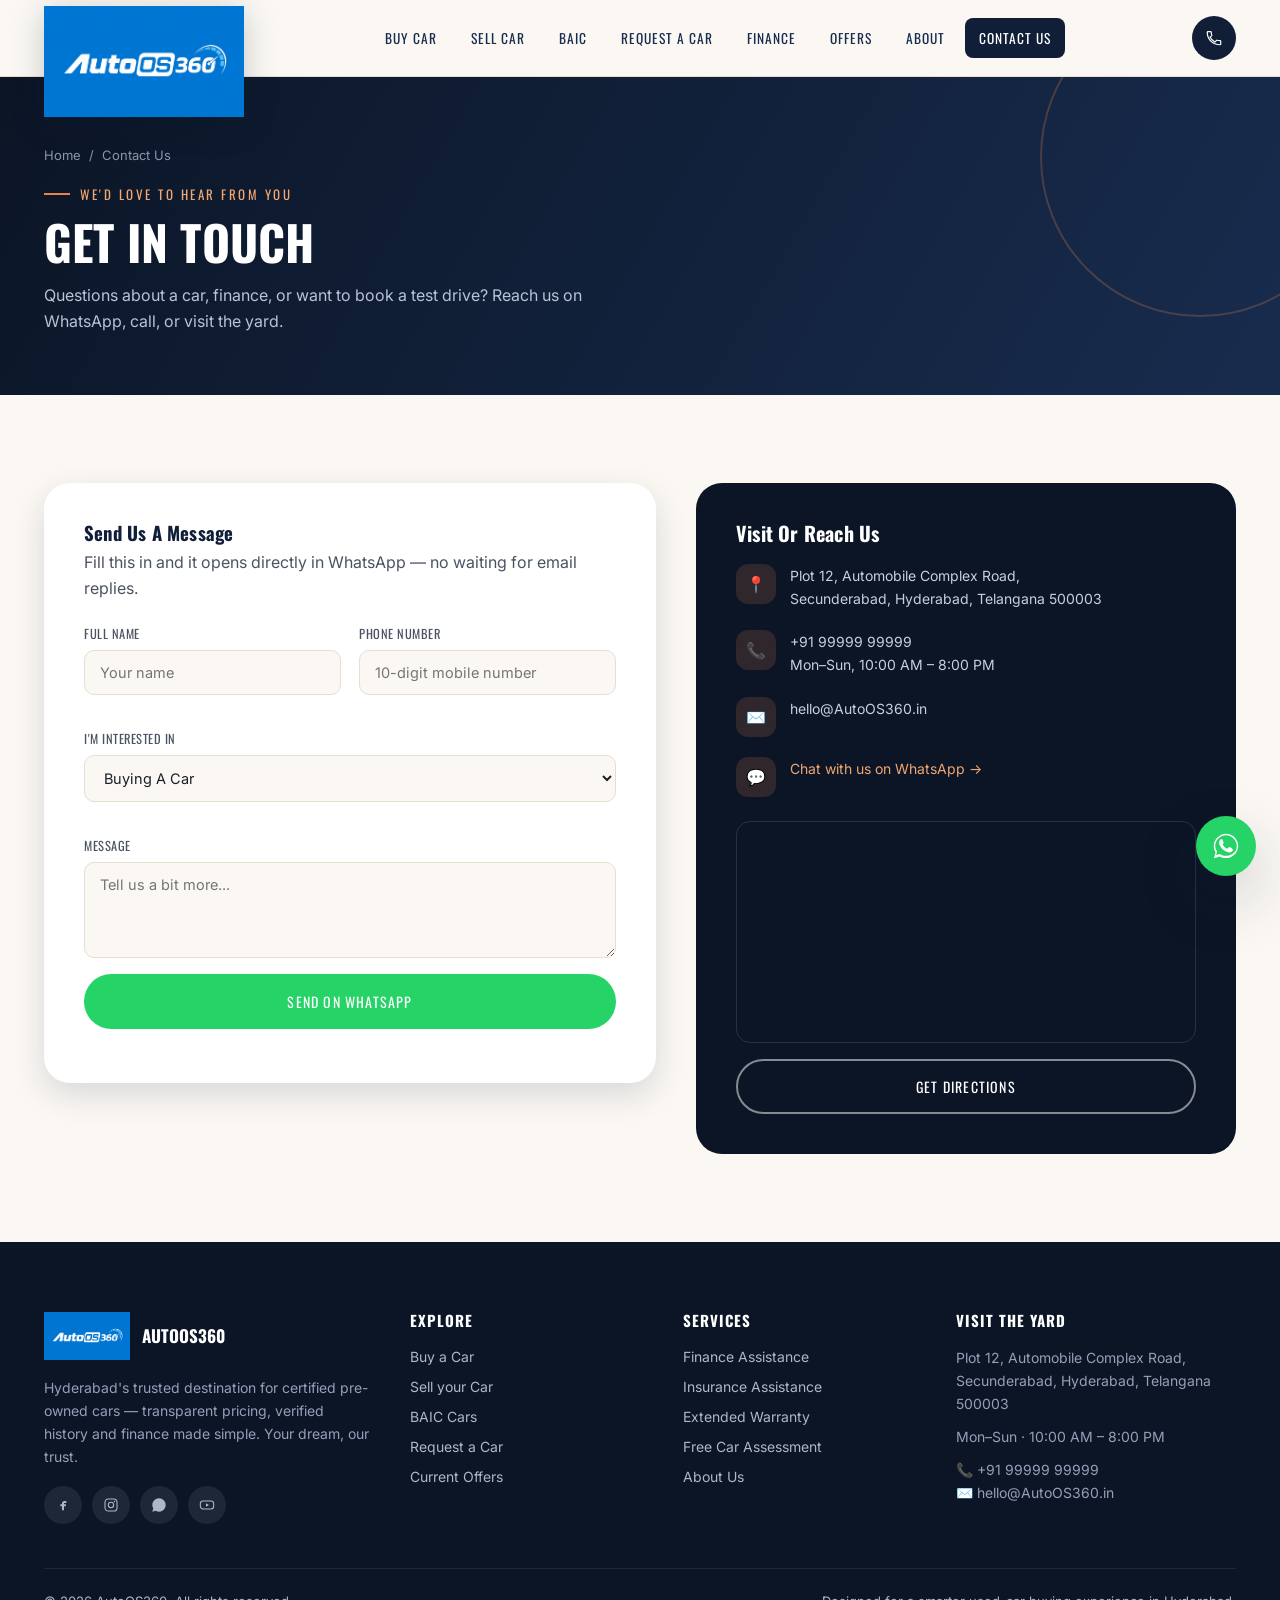
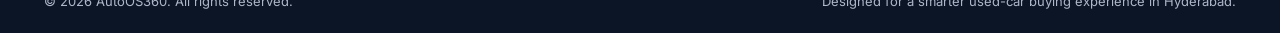
<file: contact.html>
<!DOCTYPE html>
<html lang="en">
<head>
<meta charset="UTF-8">
<meta name="viewport" content="width=device-width, initial-scale=1.0">
<title>Contact AutoOS360 | Visit Our Yard in Secunderabad</title>
<meta name="description" content="Get in touch with AutoOS360. Chat on WhatsApp, call us, or visit our yard in Secunderabad, Hyderabad. Find us on the map.">
<meta name="keywords" content="contact AutoOS360, car dealership secunderabad, hyderabad car yard">
<link rel="canonical" href="https://www.AutoOS360.in/contact.html">
<meta property="og:title" content="Contact AutoOS360 | Visit Our Yard in Secunderabad">
<meta property="og:description" content="Get in touch with AutoOS360. Chat on WhatsApp, call us, or visit our yard in Secunderabad, Hyderabad. Find us on the map.">
<meta property="og:type" content="website">
<meta property="og:image" content="assets/logo.png">
<meta name="robots" content="index, follow">
<link rel="icon" href="assets/logo.png" type="image/png">
<link rel="preconnect" href="https://fonts.googleapis.com">
<link rel="preconnect" href="https://fonts.gstatic.com" crossorigin>
<link href="https://fonts.googleapis.com/css2?family=Oswald:wght@400;500;600;700&family=Inter:wght@400;500;600;700&display=swap" rel="stylesheet">
<link rel="stylesheet" href="css/base.css">
<link rel="stylesheet" href="css/components.css">
<script type="application/ld+json">
{
  "@context": "https://schema.org",
  "@type": "AutoDealer",
  "name": "AutoOS360",
  "image": "assets/logo.png",
  "url": "https://www.AutoOS360.in/",
  "telephone": "+91-99999-99999",
  "priceRange": "₹₹",
  "address": {
    "@type": "PostalAddress",
    "streetAddress": "Plot 12, Automobile Complex Road",
    "addressLocality": "Secunderabad, Hyderabad",
    "addressRegion": "Telangana",
    "postalCode": "500003",
    "addressCountry": "IN"
  },
  "openingHours": "Mo-Su 10:00-20:00",
  "sameAs": []
}
</script>
</head>
<body>
<header class="site-header">
  <div class="header-row">
    <a href="index.html" class="brand">
      <img src="assets/logo.png" alt="AutoOS360 logo">
    </a>
    <nav class="main-nav" aria-label="Primary">
      <a href="buy-car.html" data-nav="buy">Buy Car</a>
      <a href="sell-car.html" data-nav="sell">Sell Car</a>
      <a href="baic.html" data-nav="baic">BAIC</a>
      <a href="request-a-car.html" data-nav="request">Request a Car</a>
      <a href="finance.html" data-nav="finance">Finance</a>
      <a href="offers.html" data-nav="offers">Offers</a>
      <a href="about.html" data-nav="about">About</a>
      <a href="contact.html" data-nav="contact" class="active">Contact Us</a>
    </nav>
    <div class="header-actions">
      <a class="icon-btn desktop-only" href="tel:+919999999999" aria-label="Call dealership">
        <svg width="18" height="18" viewBox="0 0 24 24" fill="none"><path d="M6.6 10.8c1.4 2.8 3.8 5.1 6.6 6.6l2.2-2.2c.3-.3.7-.4 1-.2 1.1.4 2.3.6 3.6.6.6 0 1 .4 1 1V20c0 .6-.4 1-1 1C10.4 21 3 13.6 3 4.6c0-.6.4-1 1-1h3.4c.6 0 1 .4 1 1 0 1.3.2 2.5.6 3.6.1.4 0 .8-.2 1L6.6 10.8z" stroke="white" stroke-width="1.6"/></svg>
      </a>
      <button class="hamburger" aria-label="Open menu" aria-controls="mobileNav" aria-expanded="false">
        <span></span><span></span><span></span>
      </button>
    </div>
  </div>
</header>

<div class="nav-overlay"></div>
<aside class="mobile-nav" id="mobileNav">
  <div class="mobile-nav-top">
    <img src="assets/logo.png" alt="AutoOS360 logo" class="mobile-nav-logo">
    <button class="mobile-nav-close" aria-label="Close menu">✕</button>
  </div>
  <ul>
    <li><a href="buy-car.html">Buy Car</a></li>
    <li><a href="sell-car.html">Sell Car</a></li>
    <li><a href="baic.html">BAIC</a></li>
    <li><a href="request-a-car.html">Request a Car</a></li>
    <li><a href="finance.html">Finance</a></li>
    <li><a href="offers.html">Offers</a></li>
    <li><a href="about.html">About</a></li>
    <li><a href="contact.html">Contact Us</a></li>
  </ul>
  <div class="mobile-nav-foot">
    <a href="tel:+919999999999">📞 +91 99999 99999</a>
    <a href="https://wa.me/919999999999" target="_blank" rel="noopener">💬 Chat on WhatsApp</a>
    <a class="btn btn-primary btn-block" href="contact.html">Book a Test Drive</a>
  </div>
</aside>

<a class="wa-float" href="https://wa.me/919999999999" target="_blank" rel="noopener" aria-label="Chat on WhatsApp">
  <svg viewBox="0 0 32 32" fill="white"><path d="M16 3C9 3 3 9 3 16c0 2.5.7 4.8 1.9 6.8L3 29l6.4-1.8c1.9 1.1 4.1 1.7 6.6 1.7 7 0 13-6 13-13S23 3 16 3zm0 23.5c-2.2 0-4.3-.6-6.1-1.7l-.4-.3-4 1.1 1.1-3.9-.3-.4C5.1 19.4 4.5 17.7 4.5 16 4.5 9.8 9.8 4.5 16 4.5S27.5 9.8 27.5 16 22.2 26.5 16 26.5zm6.1-8.3c-.3-.2-2-1-2.3-1.1-.3-.1-.5-.2-.8.2-.2.3-.9 1.1-1.1 1.3-.2.2-.4.2-.8.1-.3-.2-1.4-.5-2.7-1.7-1-.9-1.7-2-1.9-2.3-.2-.3 0-.5.1-.7.2-.2.3-.4.5-.6.2-.2.2-.4.3-.6.1-.2.1-.5 0-.7-.1-.2-.8-1.9-1-2.6-.3-.7-.6-.6-.8-.6h-.7c-.2 0-.6.1-1 .5-.3.3-1.3 1.3-1.3 3.1 0 1.8 1.3 3.6 1.5 3.9.2.3 2.6 4 6.3 5.5.9.4 1.6.6 2.1.7.9.3 1.7.2 2.3.1.7-.1 2-.8 2.3-1.6.3-.8.3-1.5.2-1.6-.1-.2-.3-.2-.6-.4z"/></svg>
</a>
<section class="page-hero">
  <div class="container">
    <div class="breadcrumb"><a href="index.html">Home</a><span>/</span><span>Contact Us</span></div>
    <span class="eyebrow">We'd Love To Hear From You</span>
    <h1>Get In Touch</h1>
    <p>Questions about a car, finance, or want to book a test drive? Reach us on WhatsApp, call, or visit the yard.</p>
  </div>
</section>

<section class="section">
  <div class="container">
    <div class="contact-grid">
      <div class="form-card reveal">
        <h3 style="margin-bottom:6px;">Send Us A Message</h3>
        <p style="margin-bottom:22px;">Fill this in and it opens directly in WhatsApp — no waiting for email replies.</p>
        <form data-wa-form="Website Enquiry">
          <div class="form-grid">
            <div class="form-group"><label for="c-name">Full Name</label><input id="c-name" name="name" required placeholder="Your name"></div>
            <div class="form-group"><label for="c-phone">Phone Number</label><input id="c-phone" name="phone" type="tel" required placeholder="10-digit mobile number"></div>
            <div class="form-group full"><label for="c-reason">I'm Interested In</label>
              <select id="c-reason" name="enquiry-type">
                <option>Buying A Car</option>
                <option>Selling / Exchanging A Car</option>
                <option>Test Drive</option>
                <option>Finance & Insurance</option>
                <option>BAIC Cars</option>
                <option>General Query</option>
              </select>
            </div>
            <div class="form-group full"><label for="c-msg">Message</label><textarea id="c-msg" name="message" rows="4" placeholder="Tell us a bit more..."></textarea></div>
          </div>
          <button type="submit" class="btn btn-whatsapp btn-block">Send On WhatsApp</button>
          <p class="form-note"></p>
        </form>
      </div>

      <div class="reveal">
        <div class="contact-info-card">
          <h3>Visit Or Reach Us</h3>
          <div class="contact-line">
            <div class="ic">📍</div>
            <p>Plot 12, Automobile Complex Road,<br>Secunderabad, Hyderabad, Telangana 500003</p>
          </div>
          <div class="contact-line">
            <div class="ic">📞</div>
            <p>+91 99999 99999<br>Mon–Sun, 10:00 AM – 8:00 PM</p>
          </div>
          <div class="contact-line">
            <div class="ic">✉️</div>
            <p>hello@AutoOS360.in</p>
          </div>
          <div class="contact-line">
            <div class="ic">💬</div>
            <p><a href="https://wa.me/919999999999" target="_blank" rel="noopener" style="color:var(--orange-400);">Chat with us on WhatsApp →</a></p>
          </div>
          <div class="map-frame">
            <iframe src="https://www.google.com/maps?q=Secunderabad,Hyderabad,Telangana&output=embed" loading="lazy" referrerpolicy="no-referrer-when-downgrade" title="AutoOS360 location on Google Maps"></iframe>
          </div>
          <a href="https://www.google.com/maps?q=Secunderabad,Hyderabad,Telangana" target="_blank" rel="noopener" class="btn btn-light btn-block" style="margin-top:16px;">Get Directions</a>
        </div>
      </div>
    </div>
  </div>
</section>
<footer class="site-footer">
  <div class="container">
    <div class="footer-grid">
      <div>
        <div class="footer-brand">
          <img src="assets/logo.png" alt="AutoOS360 logo">
          <strong>AutoOS360</strong>
        </div>
        <p>Hyderabad's trusted destination for certified pre-owned cars — transparent pricing, verified history and finance made simple. Your dream, our trust.</p>
        <div class="footer-social" style="margin-top:18px;">
          <a href="#" aria-label="Facebook"><svg width="16" height="16" viewBox="0 0 24 24" fill="none"><path d="M14 9h3V6h-3c-2 0-3.5 1.5-3.5 3.5V11H8v3h2.5v6h3v-6H16l.5-3h-3V9.7c0-.4.3-.7.5-.7z" fill="#AEB7C9"/></svg></a>
          <a href="#" aria-label="Instagram"><svg width="16" height="16" viewBox="0 0 24 24" fill="none"><rect x="3" y="3" width="18" height="18" rx="5" stroke="#AEB7C9" stroke-width="1.6"/><circle cx="12" cy="12" r="4" stroke="#AEB7C9" stroke-width="1.6"/><circle cx="17.2" cy="6.8" r="1.1" fill="#AEB7C9"/></svg></a>
          <a href="https://wa.me/919999999999" target="_blank" rel="noopener" aria-label="WhatsApp"><svg width="16" height="16" viewBox="0 0 24 24" fill="#AEB7C9"><path d="M12 2C6.5 2 2 6.5 2 12c0 1.9.5 3.6 1.4 5.1L2 22l5.1-1.3C8.6 21.6 10.3 22 12 22c5.5 0 10-4.5 10-10S17.5 2 12 2z"/></svg></a>
          <a href="#" aria-label="YouTube"><svg width="16" height="16" viewBox="0 0 24 24" fill="none"><rect x="2" y="6" width="20" height="12" rx="4" stroke="#AEB7C9" stroke-width="1.6"/><path d="M10.5 9.5v5l4.5-2.5-4.5-2.5z" fill="#AEB7C9"/></svg></a>
        </div>
      </div>
      <div>
        <h4>Explore</h4>
        <ul>
          <li><a href="buy-car.html">Buy a Car</a></li>
          <li><a href="sell-car.html">Sell your Car</a></li>
          <li><a href="baic.html">BAIC Cars</a></li>
          <li><a href="request-a-car.html">Request a Car</a></li>
          <li><a href="offers.html">Current Offers</a></li>
        </ul>
      </div>
      <div>
        <h4>Services</h4>
        <ul>
          <li><a href="finance.html">Finance Assistance</a></li>
          <li><a href="finance.html#insurance">Insurance Assistance</a></li>
          <li><a href="index.html#warranty">Extended Warranty</a></li>
          <li><a href="index.html#assessment">Free Car Assessment</a></li>
          <li><a href="about.html">About Us</a></li>
        </ul>
      </div>
      <div>
        <h4>Visit the Yard</h4>
        <p>Plot 12, Automobile Complex Road,<br>Secunderabad, Hyderabad, Telangana 500003</p>
        <p style="margin-top:10px;">Mon–Sun · 10:00 AM – 8:00 PM</p>
        <p style="margin-top:10px;">📞 +91 99999 99999<br>✉️ hello@AutoOS360.in</p>
      </div>
    </div>
    <div class="footer-bottom">
      <span>© 2026 AutoOS360. All rights reserved.</span>
      <span>Designed for a smarter used-car buying experience in Hyderabad.</span>
    </div>
  </div>
</footer>
<script src="js/main.js"></script>

</body>
</html>
</file>
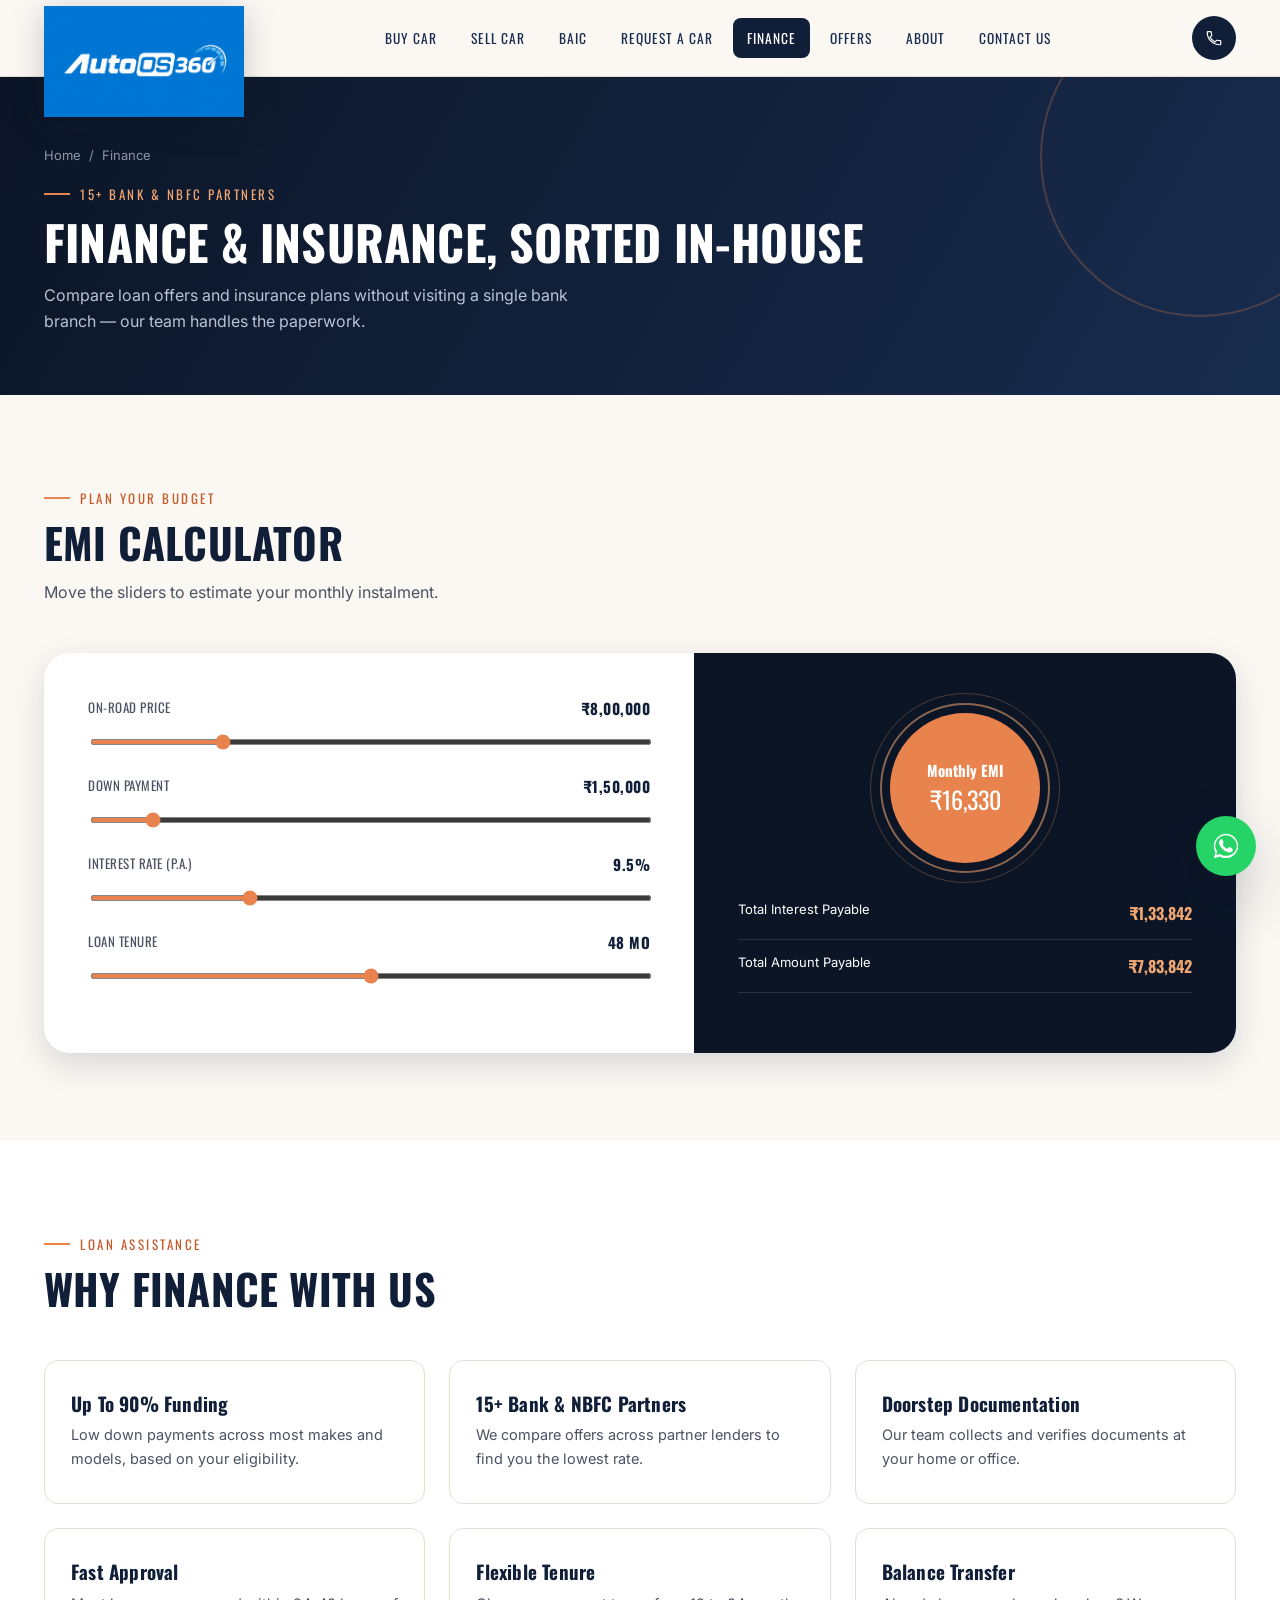
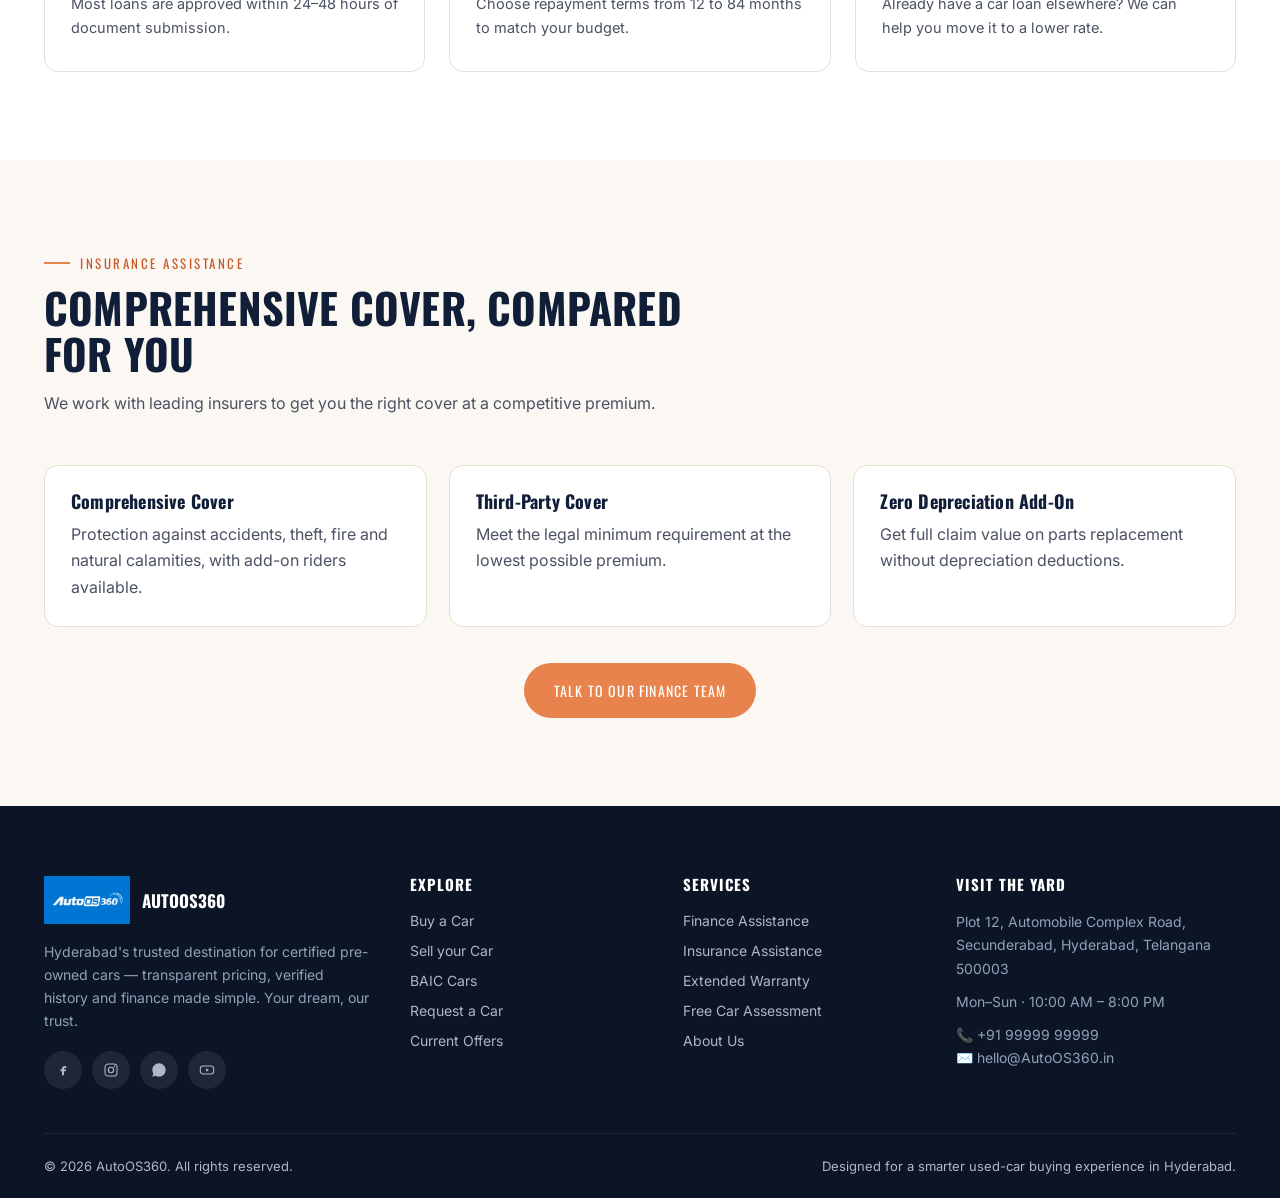
<file: finance.html>
<!DOCTYPE html>
<html lang="en">
<head>
<meta charset="UTF-8">
<meta name="viewport" content="width=device-width, initial-scale=1.0">
<title>Car Loan & Insurance Assistance in Hyderabad | AutoOS360</title>
<meta name="description" content="Get the lowest car loan interest rates from 15+ partner banks and NBFCs, plus comprehensive insurance assistance — all under one roof.">
<meta name="keywords" content="car loan hyderabad, used car finance, car insurance hyderabad">
<link rel="canonical" href="https://www.AutoOS360.in/finance.html">
<meta property="og:title" content="Car Loan & Insurance Assistance in Hyderabad | AutoOS360">
<meta property="og:description" content="Get the lowest car loan interest rates from 15+ partner banks and NBFCs, plus comprehensive insurance assistance — all under one roof.">
<meta property="og:type" content="website">
<meta property="og:image" content="assets/logo.png">
<meta name="robots" content="index, follow">
<link rel="icon" href="assets/logo.png" type="image/png">
<link rel="preconnect" href="https://fonts.googleapis.com">
<link rel="preconnect" href="https://fonts.gstatic.com" crossorigin>
<link href="https://fonts.googleapis.com/css2?family=Oswald:wght@400;500;600;700&family=Inter:wght@400;500;600;700&display=swap" rel="stylesheet">
<link rel="stylesheet" href="css/base.css">
<link rel="stylesheet" href="css/components.css">
<script type="application/ld+json">
{
  "@context": "https://schema.org",
  "@type": "AutoDealer",
  "name": "AutoOS360",
  "image": "assets/logo.png",
  "url": "https://www.AutoOS360.in/",
  "telephone": "+91-99999-99999",
  "priceRange": "₹₹",
  "address": {
    "@type": "PostalAddress",
    "streetAddress": "Plot 12, Automobile Complex Road",
    "addressLocality": "Secunderabad, Hyderabad",
    "addressRegion": "Telangana",
    "postalCode": "500003",
    "addressCountry": "IN"
  },
  "openingHours": "Mo-Su 10:00-20:00",
  "sameAs": []
}
</script>
</head>
<body>
<header class="site-header">
  <div class="header-row">
    <a href="index.html" class="brand">
      <img src="assets/logo.png" alt="AutoOS360 logo">
    </a>
    <nav class="main-nav" aria-label="Primary">
      <a href="buy-car.html" data-nav="buy">Buy Car</a>
      <a href="sell-car.html" data-nav="sell">Sell Car</a>
      <a href="baic.html" data-nav="baic">BAIC</a>
      <a href="request-a-car.html" data-nav="request">Request a Car</a>
      <a href="finance.html" data-nav="finance" class="active">Finance</a>
      <a href="offers.html" data-nav="offers">Offers</a>
      <a href="about.html" data-nav="about">About</a>
      <a href="contact.html" data-nav="contact">Contact Us</a>
    </nav>
    <div class="header-actions">
      <a class="icon-btn desktop-only" href="tel:+919999999999" aria-label="Call dealership">
        <svg width="18" height="18" viewBox="0 0 24 24" fill="none"><path d="M6.6 10.8c1.4 2.8 3.8 5.1 6.6 6.6l2.2-2.2c.3-.3.7-.4 1-.2 1.1.4 2.3.6 3.6.6.6 0 1 .4 1 1V20c0 .6-.4 1-1 1C10.4 21 3 13.6 3 4.6c0-.6.4-1 1-1h3.4c.6 0 1 .4 1 1 0 1.3.2 2.5.6 3.6.1.4 0 .8-.2 1L6.6 10.8z" stroke="white" stroke-width="1.6"/></svg>
      </a>
      <button class="hamburger" aria-label="Open menu" aria-controls="mobileNav" aria-expanded="false">
        <span></span><span></span><span></span>
      </button>
    </div>
  </div>
</header>

<div class="nav-overlay"></div>
<aside class="mobile-nav" id="mobileNav">
  <div class="mobile-nav-top">
    <img src="assets/logo.png" alt="AutoOS360 logo" class="mobile-nav-logo">
    <button class="mobile-nav-close" aria-label="Close menu">✕</button>
  </div>
  <ul>
    <li><a href="buy-car.html">Buy Car</a></li>
    <li><a href="sell-car.html">Sell Car</a></li>
    <li><a href="baic.html">BAIC</a></li>
    <li><a href="request-a-car.html">Request a Car</a></li>
    <li><a href="finance.html">Finance</a></li>
    <li><a href="offers.html">Offers</a></li>
    <li><a href="about.html">About</a></li>
    <li><a href="contact.html">Contact Us</a></li>
  </ul>
  <div class="mobile-nav-foot">
    <a href="tel:+919999999999">📞 +91 99999 99999</a>
    <a href="https://wa.me/919999999999" target="_blank" rel="noopener">💬 Chat on WhatsApp</a>
    <a class="btn btn-primary btn-block" href="contact.html">Book a Test Drive</a>
  </div>
</aside>

<a class="wa-float" href="https://wa.me/919999999999" target="_blank" rel="noopener" aria-label="Chat on WhatsApp">
  <svg viewBox="0 0 32 32" fill="white"><path d="M16 3C9 3 3 9 3 16c0 2.5.7 4.8 1.9 6.8L3 29l6.4-1.8c1.9 1.1 4.1 1.7 6.6 1.7 7 0 13-6 13-13S23 3 16 3zm0 23.5c-2.2 0-4.3-.6-6.1-1.7l-.4-.3-4 1.1 1.1-3.9-.3-.4C5.1 19.4 4.5 17.7 4.5 16 4.5 9.8 9.8 4.5 16 4.5S27.5 9.8 27.5 16 22.2 26.5 16 26.5zm6.1-8.3c-.3-.2-2-1-2.3-1.1-.3-.1-.5-.2-.8.2-.2.3-.9 1.1-1.1 1.3-.2.2-.4.2-.8.1-.3-.2-1.4-.5-2.7-1.7-1-.9-1.7-2-1.9-2.3-.2-.3 0-.5.1-.7.2-.2.3-.4.5-.6.2-.2.2-.4.3-.6.1-.2.1-.5 0-.7-.1-.2-.8-1.9-1-2.6-.3-.7-.6-.6-.8-.6h-.7c-.2 0-.6.1-1 .5-.3.3-1.3 1.3-1.3 3.1 0 1.8 1.3 3.6 1.5 3.9.2.3 2.6 4 6.3 5.5.9.4 1.6.6 2.1.7.9.3 1.7.2 2.3.1.7-.1 2-.8 2.3-1.6.3-.8.3-1.5.2-1.6-.1-.2-.3-.2-.6-.4z"/></svg>
</a>
<section class="page-hero">
  <div class="container">
    <div class="breadcrumb"><a href="index.html">Home</a><span>/</span><span>Finance</span></div>
    <span class="eyebrow">15+ Bank & NBFC Partners</span>
    <h1>Finance & Insurance, Sorted In-House</h1>
    <p>Compare loan offers and insurance plans without visiting a single bank branch — our team handles the paperwork.</p>
  </div>
</section>

<section class="section" id="emi">
  <div class="container">
    <div class="section-head reveal">
      <span class="eyebrow">Plan Your Budget</span>
      <h2>EMI Calculator</h2>
      <p>Move the sliders to estimate your monthly instalment.</p>
    </div>
    <div class="emi-wrap reveal">
      <form class="emi-form" id="emi-calc">
        <div class="emi-slider-group">
          <div class="emi-slider-label"><span>On-Road Price</span><b id="emi-price-val">₹8,00,000</b></div>
          <input type="range" id="emi-price" min="150000" max="3000000" step="10000" value="800000">
        </div>
        <div class="emi-slider-group">
          <div class="emi-slider-label"><span>Down Payment</span><b id="emi-down-val">₹1,50,000</b></div>
          <input type="range" id="emi-down" min="0" max="1500000" step="5000" value="150000">
        </div>
        <div class="emi-slider-group">
          <div class="emi-slider-label"><span>Interest Rate (p.a.)</span><b id="emi-rate-val">9.5%</b></div>
          <input type="range" id="emi-rate" min="7" max="16" step="0.1" value="9.5">
        </div>
        <div class="emi-slider-group">
          <div class="emi-slider-label"><span>Loan Tenure</span><b id="emi-tenure-val">48 mo</b></div>
          <input type="range" id="emi-tenure" min="12" max="84" step="6" value="48">
        </div>
      </form>
      <div class="emi-result">
        <div class="roundel"><strong>Monthly EMI</strong><small id="emi-result">₹0</small></div>
        <div class="emi-breakdown"><span>Total Interest Payable</span><b id="emi-total-interest">₹0</b></div>
        <div class="emi-breakdown"><span>Total Amount Payable</span><b id="emi-total-payable">₹0</b></div>
      </div>
    </div>
  </div>
</section>

<section class="section section-alt">
  <div class="container">
    <div class="section-head reveal">
      <span class="eyebrow">Loan Assistance</span>
      <h2>Why Finance With Us</h2>
    </div>
    <div class="tile-grid">
      <div class="tile reveal"><h3>Up To 90% Funding</h3><p>Low down payments across most makes and models, based on your eligibility.</p></div>
      <div class="tile reveal"><h3>15+ Bank & NBFC Partners</h3><p>We compare offers across partner lenders to find you the lowest rate.</p></div>
      <div class="tile reveal"><h3>Doorstep Documentation</h3><p>Our team collects and verifies documents at your home or office.</p></div>
      <div class="tile reveal"><h3>Fast Approval</h3><p>Most loans are approved within 24–48 hours of document submission.</p></div>
      <div class="tile reveal"><h3>Flexible Tenure</h3><p>Choose repayment terms from 12 to 84 months to match your budget.</p></div>
      <div class="tile reveal"><h3>Balance Transfer</h3><p>Already have a car loan elsewhere? We can help you move it to a lower rate.</p></div>
    </div>
  </div>
</section>

<section class="section" id="insurance">
  <div class="container">
    <div class="section-head reveal">
      <span class="eyebrow">Insurance Assistance</span>
      <h2>Comprehensive Cover, Compared For You</h2>
      <p>We work with leading insurers to get you the right cover at a competitive premium.</p>
    </div>
    <div class="review-grid">
      <div class="review-card reveal"><h3 style="font-size:18px;margin-bottom:10px;">Comprehensive Cover</h3><p>Protection against accidents, theft, fire and natural calamities, with add-on riders available.</p></div>
      <div class="review-card reveal"><h3 style="font-size:18px;margin-bottom:10px;">Third-Party Cover</h3><p>Meet the legal minimum requirement at the lowest possible premium.</p></div>
      <div class="review-card reveal"><h3 style="font-size:18px;margin-bottom:10px;">Zero Depreciation Add-On</h3><p>Get full claim value on parts replacement without depreciation deductions.</p></div>
    </div>
    <div style="text-align:center;margin-top:36px;">
      <a href="contact.html" class="btn btn-primary">Talk To Our Finance Team</a>
    </div>
  </div>
</section>
<footer class="site-footer">
  <div class="container">
    <div class="footer-grid">
      <div>
        <div class="footer-brand">
          <img src="assets/logo.png" alt="AutoOS360 logo">
          <strong>AutoOS360</strong>
        </div>
        <p>Hyderabad's trusted destination for certified pre-owned cars — transparent pricing, verified history and finance made simple. Your dream, our trust.</p>
        <div class="footer-social" style="margin-top:18px;">
          <a href="#" aria-label="Facebook"><svg width="16" height="16" viewBox="0 0 24 24" fill="none"><path d="M14 9h3V6h-3c-2 0-3.5 1.5-3.5 3.5V11H8v3h2.5v6h3v-6H16l.5-3h-3V9.7c0-.4.3-.7.5-.7z" fill="#AEB7C9"/></svg></a>
          <a href="#" aria-label="Instagram"><svg width="16" height="16" viewBox="0 0 24 24" fill="none"><rect x="3" y="3" width="18" height="18" rx="5" stroke="#AEB7C9" stroke-width="1.6"/><circle cx="12" cy="12" r="4" stroke="#AEB7C9" stroke-width="1.6"/><circle cx="17.2" cy="6.8" r="1.1" fill="#AEB7C9"/></svg></a>
          <a href="https://wa.me/919999999999" target="_blank" rel="noopener" aria-label="WhatsApp"><svg width="16" height="16" viewBox="0 0 24 24" fill="#AEB7C9"><path d="M12 2C6.5 2 2 6.5 2 12c0 1.9.5 3.6 1.4 5.1L2 22l5.1-1.3C8.6 21.6 10.3 22 12 22c5.5 0 10-4.5 10-10S17.5 2 12 2z"/></svg></a>
          <a href="#" aria-label="YouTube"><svg width="16" height="16" viewBox="0 0 24 24" fill="none"><rect x="2" y="6" width="20" height="12" rx="4" stroke="#AEB7C9" stroke-width="1.6"/><path d="M10.5 9.5v5l4.5-2.5-4.5-2.5z" fill="#AEB7C9"/></svg></a>
        </div>
      </div>
      <div>
        <h4>Explore</h4>
        <ul>
          <li><a href="buy-car.html">Buy a Car</a></li>
          <li><a href="sell-car.html">Sell your Car</a></li>
          <li><a href="baic.html">BAIC Cars</a></li>
          <li><a href="request-a-car.html">Request a Car</a></li>
          <li><a href="offers.html">Current Offers</a></li>
        </ul>
      </div>
      <div>
        <h4>Services</h4>
        <ul>
          <li><a href="finance.html">Finance Assistance</a></li>
          <li><a href="finance.html#insurance">Insurance Assistance</a></li>
          <li><a href="index.html#warranty">Extended Warranty</a></li>
          <li><a href="index.html#assessment">Free Car Assessment</a></li>
          <li><a href="about.html">About Us</a></li>
        </ul>
      </div>
      <div>
        <h4>Visit the Yard</h4>
        <p>Plot 12, Automobile Complex Road,<br>Secunderabad, Hyderabad, Telangana 500003</p>
        <p style="margin-top:10px;">Mon–Sun · 10:00 AM – 8:00 PM</p>
        <p style="margin-top:10px;">📞 +91 99999 99999<br>✉️ hello@AutoOS360.in</p>
      </div>
    </div>
    <div class="footer-bottom">
      <span>© 2026 AutoOS360. All rights reserved.</span>
      <span>Designed for a smarter used-car buying experience in Hyderabad.</span>
    </div>
  </div>
</footer>
<script src="js/main.js"></script>

</body>
</html>
</file>
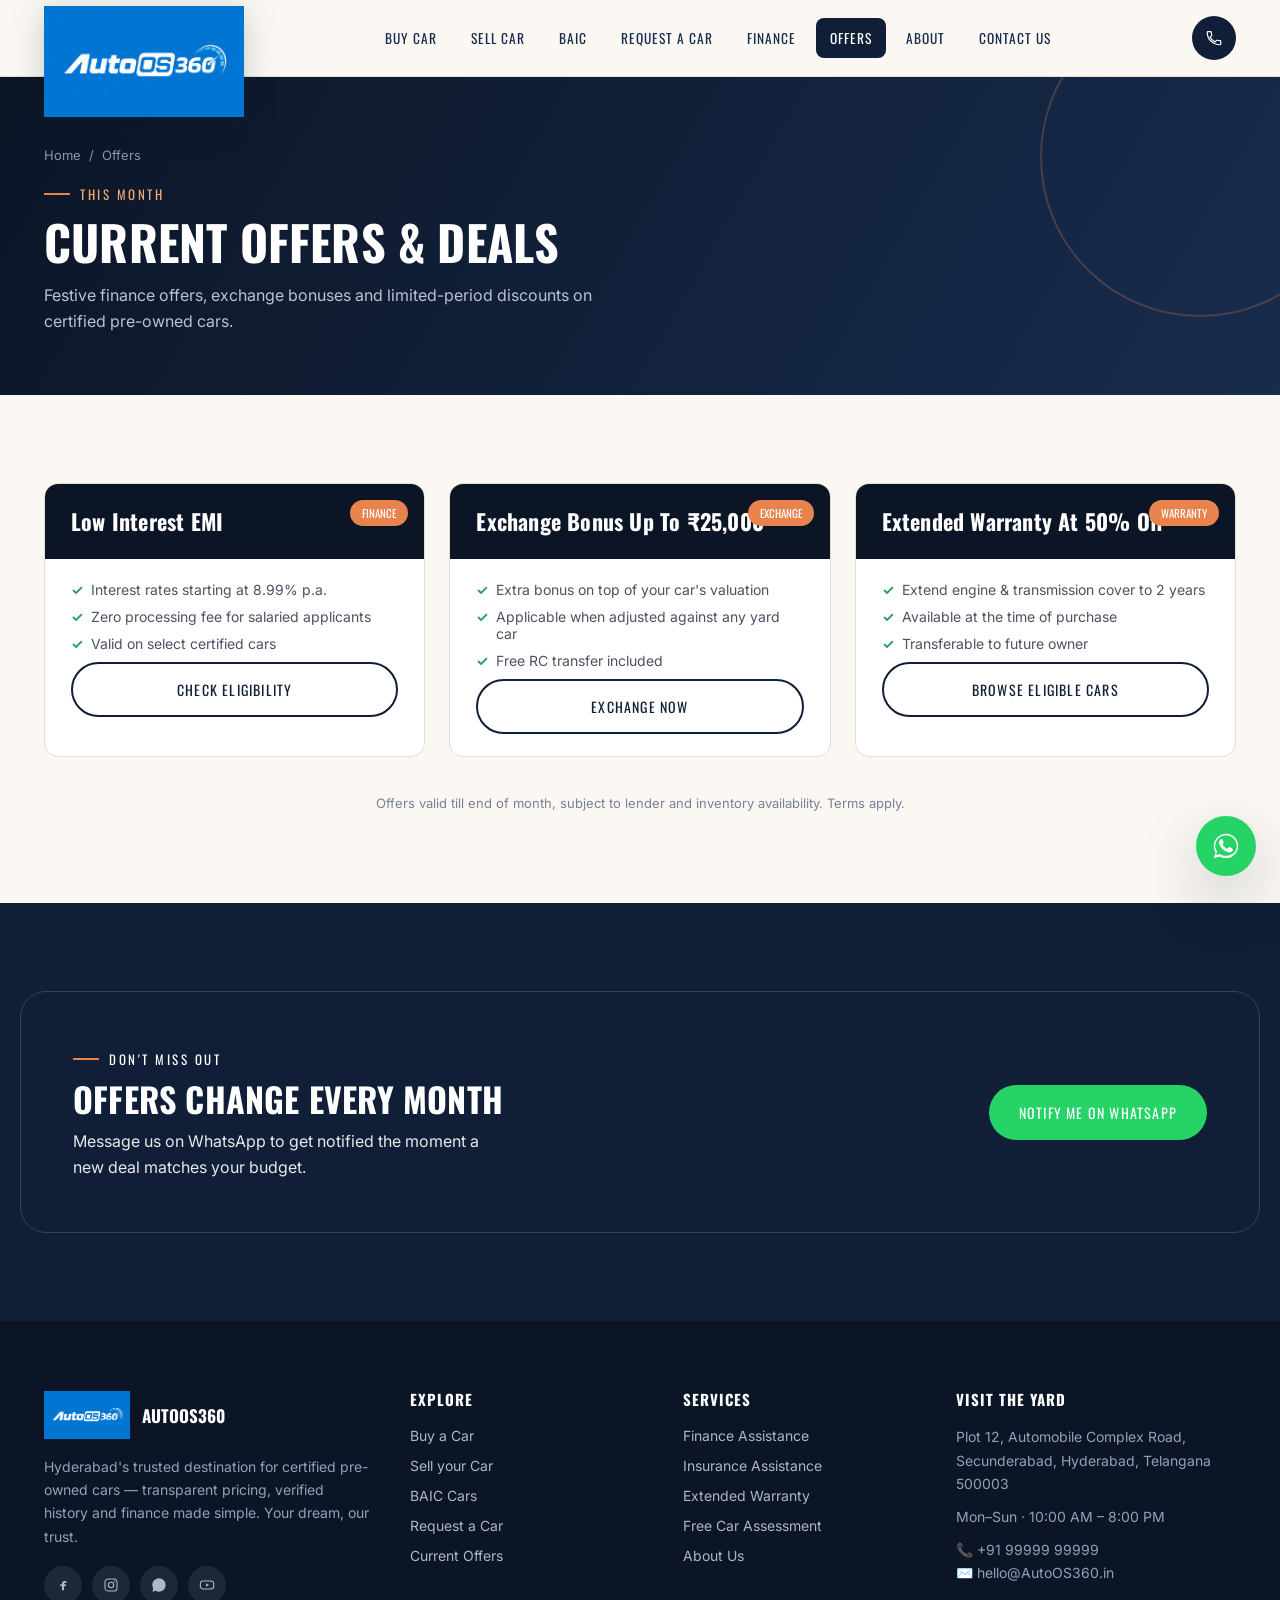
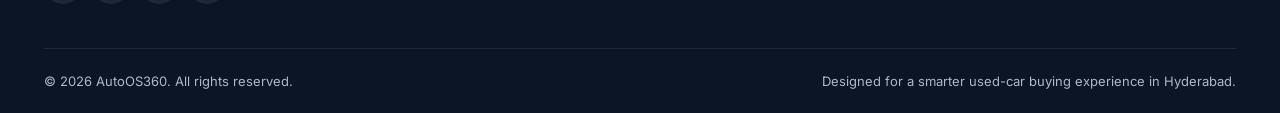
<file: offers.html>
<!DOCTYPE html>
<html lang="en">
<head>
<meta charset="UTF-8">
<meta name="viewport" content="width=device-width, initial-scale=1.0">
<title>Current Offers & Deals on Used Cars | AutoOS360</title>
<meta name="description" content="Explore this month's best deals — low interest finance offers, exchange bonuses and festive discounts on certified pre-owned cars.">
<meta name="keywords" content="used car offers hyderabad, car deals, exchange bonus">
<link rel="canonical" href="https://www.AutoOS360.in/offers.html">
<meta property="og:title" content="Current Offers & Deals on Used Cars | AutoOS360">
<meta property="og:description" content="Explore this month's best deals — low interest finance offers, exchange bonuses and festive discounts on certified pre-owned cars.">
<meta property="og:type" content="website">
<meta property="og:image" content="assets/logo.png">
<meta name="robots" content="index, follow">
<link rel="icon" href="assets/logo.png" type="image/png">
<link rel="preconnect" href="https://fonts.googleapis.com">
<link rel="preconnect" href="https://fonts.gstatic.com" crossorigin>
<link href="https://fonts.googleapis.com/css2?family=Oswald:wght@400;500;600;700&family=Inter:wght@400;500;600;700&display=swap" rel="stylesheet">
<link rel="stylesheet" href="css/base.css">
<link rel="stylesheet" href="css/components.css">
<script type="application/ld+json">
{
  "@context": "https://schema.org",
  "@type": "AutoDealer",
  "name": "AutoOS360",
  "image": "assets/logo.png",
  "url": "https://www.AutoOS360.in/",
  "telephone": "+91-99999-99999",
  "priceRange": "₹₹",
  "address": {
    "@type": "PostalAddress",
    "streetAddress": "Plot 12, Automobile Complex Road",
    "addressLocality": "Secunderabad, Hyderabad",
    "addressRegion": "Telangana",
    "postalCode": "500003",
    "addressCountry": "IN"
  },
  "openingHours": "Mo-Su 10:00-20:00",
  "sameAs": []
}
</script>
</head>
<body>
<header class="site-header">
  <div class="header-row">
    <a href="index.html" class="brand">
      <img src="assets/logo.png" alt="AutoOS360 logo">
    </a>
    <nav class="main-nav" aria-label="Primary">
      <a href="buy-car.html" data-nav="buy">Buy Car</a>
      <a href="sell-car.html" data-nav="sell">Sell Car</a>
      <a href="baic.html" data-nav="baic">BAIC</a>
      <a href="request-a-car.html" data-nav="request">Request a Car</a>
      <a href="finance.html" data-nav="finance">Finance</a>
      <a href="offers.html" data-nav="offers" class="active">Offers</a>
      <a href="about.html" data-nav="about">About</a>
      <a href="contact.html" data-nav="contact">Contact Us</a>
    </nav>
    <div class="header-actions">
      <a class="icon-btn desktop-only" href="tel:+919999999999" aria-label="Call dealership">
        <svg width="18" height="18" viewBox="0 0 24 24" fill="none"><path d="M6.6 10.8c1.4 2.8 3.8 5.1 6.6 6.6l2.2-2.2c.3-.3.7-.4 1-.2 1.1.4 2.3.6 3.6.6.6 0 1 .4 1 1V20c0 .6-.4 1-1 1C10.4 21 3 13.6 3 4.6c0-.6.4-1 1-1h3.4c.6 0 1 .4 1 1 0 1.3.2 2.5.6 3.6.1.4 0 .8-.2 1L6.6 10.8z" stroke="white" stroke-width="1.6"/></svg>
      </a>
      <button class="hamburger" aria-label="Open menu" aria-controls="mobileNav" aria-expanded="false">
        <span></span><span></span><span></span>
      </button>
    </div>
  </div>
</header>

<div class="nav-overlay"></div>
<aside class="mobile-nav" id="mobileNav">
  <div class="mobile-nav-top">
    <img src="assets/logo.png" alt="AutoOS360 logo" class="mobile-nav-logo">
    <button class="mobile-nav-close" aria-label="Close menu">✕</button>
  </div>
  <ul>
    <li><a href="buy-car.html">Buy Car</a></li>
    <li><a href="sell-car.html">Sell Car</a></li>
    <li><a href="baic.html">BAIC</a></li>
    <li><a href="request-a-car.html">Request a Car</a></li>
    <li><a href="finance.html">Finance</a></li>
    <li><a href="offers.html">Offers</a></li>
    <li><a href="about.html">About</a></li>
    <li><a href="contact.html">Contact Us</a></li>
  </ul>
  <div class="mobile-nav-foot">
    <a href="tel:+919999999999">📞 +91 99999 99999</a>
    <a href="https://wa.me/919999999999" target="_blank" rel="noopener">💬 Chat on WhatsApp</a>
    <a class="btn btn-primary btn-block" href="contact.html">Book a Test Drive</a>
  </div>
</aside>

<a class="wa-float" href="https://wa.me/919999999999" target="_blank" rel="noopener" aria-label="Chat on WhatsApp">
  <svg viewBox="0 0 32 32" fill="white"><path d="M16 3C9 3 3 9 3 16c0 2.5.7 4.8 1.9 6.8L3 29l6.4-1.8c1.9 1.1 4.1 1.7 6.6 1.7 7 0 13-6 13-13S23 3 16 3zm0 23.5c-2.2 0-4.3-.6-6.1-1.7l-.4-.3-4 1.1 1.1-3.9-.3-.4C5.1 19.4 4.5 17.7 4.5 16 4.5 9.8 9.8 4.5 16 4.5S27.5 9.8 27.5 16 22.2 26.5 16 26.5zm6.1-8.3c-.3-.2-2-1-2.3-1.1-.3-.1-.5-.2-.8.2-.2.3-.9 1.1-1.1 1.3-.2.2-.4.2-.8.1-.3-.2-1.4-.5-2.7-1.7-1-.9-1.7-2-1.9-2.3-.2-.3 0-.5.1-.7.2-.2.3-.4.5-.6.2-.2.2-.4.3-.6.1-.2.1-.5 0-.7-.1-.2-.8-1.9-1-2.6-.3-.7-.6-.6-.8-.6h-.7c-.2 0-.6.1-1 .5-.3.3-1.3 1.3-1.3 3.1 0 1.8 1.3 3.6 1.5 3.9.2.3 2.6 4 6.3 5.5.9.4 1.6.6 2.1.7.9.3 1.7.2 2.3.1.7-.1 2-.8 2.3-1.6.3-.8.3-1.5.2-1.6-.1-.2-.3-.2-.6-.4z"/></svg>
</a>
<section class="page-hero">
  <div class="container">
    <div class="breadcrumb"><a href="index.html">Home</a><span>/</span><span>Offers</span></div>
    <span class="eyebrow">This Month</span>
    <h1>Current Offers & Deals</h1>
    <p>Festive finance offers, exchange bonuses and limited-period discounts on certified pre-owned cars.</p>
  </div>
</section>

<section class="section">
  <div class="container">
    <div class="offer-grid">
      <div class="offer-card reveal">
        <div class="offer-head"><span class="tag">Finance</span><h3>Low Interest EMI</h3></div>
        <div class="offer-body">
          <ul>
            <li>Interest rates starting at 8.99% p.a.</li>
            <li>Zero processing fee for salaried applicants</li>
            <li>Valid on select certified cars</li>
          </ul>
          <a href="finance.html" class="btn btn-outline btn-block">Check Eligibility</a>
        </div>
      </div>
      <div class="offer-card reveal">
        <div class="offer-head"><span class="tag">Exchange</span><h3>Exchange Bonus Up To ₹25,000</h3></div>
        <div class="offer-body">
          <ul>
            <li>Extra bonus on top of your car's valuation</li>
            <li>Applicable when adjusted against any yard car</li>
            <li>Free RC transfer included</li>
          </ul>
          <a href="sell-car.html#exchange" class="btn btn-outline btn-block">Exchange Now</a>
        </div>
      </div>
      <div class="offer-card reveal">
        <div class="offer-head"><span class="tag">Warranty</span><h3>Extended Warranty At 50% Off</h3></div>
        <div class="offer-body">
          <ul>
            <li>Extend engine & transmission cover to 2 years</li>
            <li>Available at the time of purchase</li>
            <li>Transferable to future owner</li>
          </ul>
          <a href="buy-car.html" class="btn btn-outline btn-block">Browse Eligible Cars</a>
        </div>
      </div>
    </div>
    <p style="text-align:center;margin-top:36px;font-size:13px;color:var(--ink-400);">Offers valid till end of month, subject to lender and inventory availability. Terms apply.</p>
  </div>
</section>

<section class="section section-navy">
  <div class="container assess-banner" style="background:transparent;border:1px solid rgba(255,255,255,.15);">
    <div>
      <span class="eyebrow" style="color:#fff;">Don't Miss Out</span>
      <h2>Offers Change Every Month</h2>
      <p>Message us on WhatsApp to get notified the moment a new deal matches your budget.</p>
    </div>
    <a href="https://wa.me/919999999999?text=Hi%2C%20please%20notify%20me%20about%20new%20offers%20at%20Aradhya%20Car%20Bazar." target="_blank" rel="noopener" class="btn btn-whatsapp">Notify Me On WhatsApp</a>
  </div>
</section>
<footer class="site-footer">
  <div class="container">
    <div class="footer-grid">
      <div>
        <div class="footer-brand">
          <img src="assets/logo.png" alt="AutoOS360 logo">
          <strong>AutoOS360</strong>
        </div>
        <p>Hyderabad's trusted destination for certified pre-owned cars — transparent pricing, verified history and finance made simple. Your dream, our trust.</p>
        <div class="footer-social" style="margin-top:18px;">
          <a href="#" aria-label="Facebook"><svg width="16" height="16" viewBox="0 0 24 24" fill="none"><path d="M14 9h3V6h-3c-2 0-3.5 1.5-3.5 3.5V11H8v3h2.5v6h3v-6H16l.5-3h-3V9.7c0-.4.3-.7.5-.7z" fill="#AEB7C9"/></svg></a>
          <a href="#" aria-label="Instagram"><svg width="16" height="16" viewBox="0 0 24 24" fill="none"><rect x="3" y="3" width="18" height="18" rx="5" stroke="#AEB7C9" stroke-width="1.6"/><circle cx="12" cy="12" r="4" stroke="#AEB7C9" stroke-width="1.6"/><circle cx="17.2" cy="6.8" r="1.1" fill="#AEB7C9"/></svg></a>
          <a href="https://wa.me/919999999999" target="_blank" rel="noopener" aria-label="WhatsApp"><svg width="16" height="16" viewBox="0 0 24 24" fill="#AEB7C9"><path d="M12 2C6.5 2 2 6.5 2 12c0 1.9.5 3.6 1.4 5.1L2 22l5.1-1.3C8.6 21.6 10.3 22 12 22c5.5 0 10-4.5 10-10S17.5 2 12 2z"/></svg></a>
          <a href="#" aria-label="YouTube"><svg width="16" height="16" viewBox="0 0 24 24" fill="none"><rect x="2" y="6" width="20" height="12" rx="4" stroke="#AEB7C9" stroke-width="1.6"/><path d="M10.5 9.5v5l4.5-2.5-4.5-2.5z" fill="#AEB7C9"/></svg></a>
        </div>
      </div>
      <div>
        <h4>Explore</h4>
        <ul>
          <li><a href="buy-car.html">Buy a Car</a></li>
          <li><a href="sell-car.html">Sell your Car</a></li>
          <li><a href="baic.html">BAIC Cars</a></li>
          <li><a href="request-a-car.html">Request a Car</a></li>
          <li><a href="offers.html">Current Offers</a></li>
        </ul>
      </div>
      <div>
        <h4>Services</h4>
        <ul>
          <li><a href="finance.html">Finance Assistance</a></li>
          <li><a href="finance.html#insurance">Insurance Assistance</a></li>
          <li><a href="index.html#warranty">Extended Warranty</a></li>
          <li><a href="index.html#assessment">Free Car Assessment</a></li>
          <li><a href="about.html">About Us</a></li>
        </ul>
      </div>
      <div>
        <h4>Visit the Yard</h4>
        <p>Plot 12, Automobile Complex Road,<br>Secunderabad, Hyderabad, Telangana 500003</p>
        <p style="margin-top:10px;">Mon–Sun · 10:00 AM – 8:00 PM</p>
        <p style="margin-top:10px;">📞 +91 99999 99999<br>✉️ hello@AutoOS360.in</p>
      </div>
    </div>
    <div class="footer-bottom">
      <span>© 2026 AutoOS360. All rights reserved.</span>
      <span>Designed for a smarter used-car buying experience in Hyderabad.</span>
    </div>
  </div>
</footer>
<script src="js/main.js"></script>

</body>
</html>
</file>
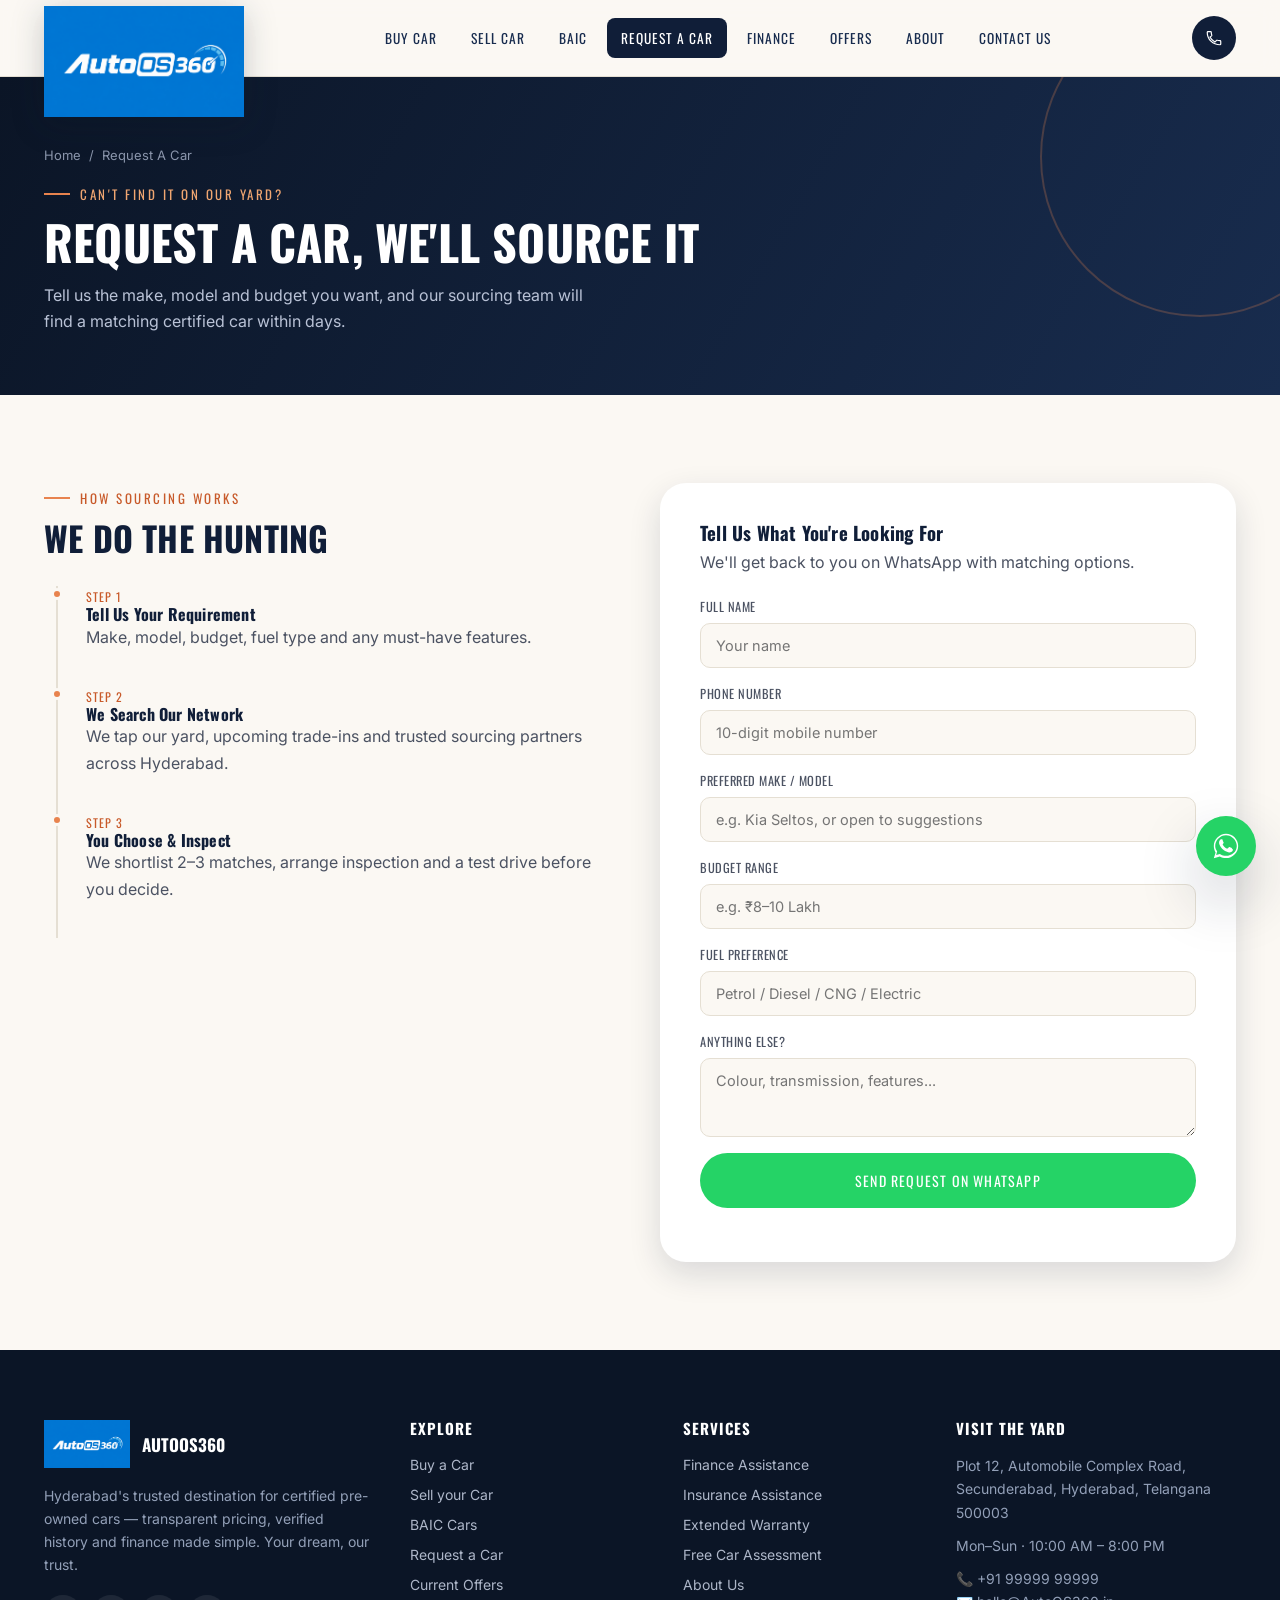
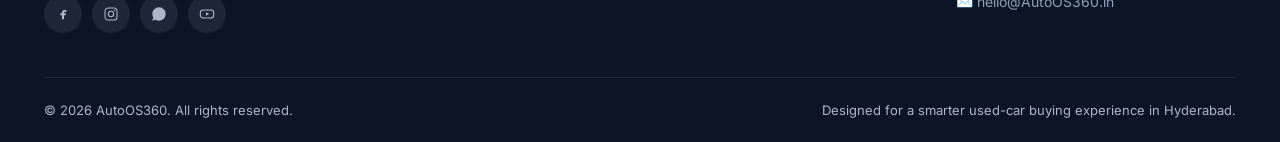
<file: request-a-car.html>
<!DOCTYPE html>
<html lang="en">
<head>
<meta charset="UTF-8">
<meta name="viewport" content="width=device-width, initial-scale=1.0">
<title>Can't Find Your Car? Request It | AutoOS360</title>
<meta name="description" content="Tell us the make, model and budget you're looking for and our sourcing team will find the right car for you within days.">
<meta name="keywords" content="request a car hyderabad, car sourcing, find used car">
<link rel="canonical" href="https://www.AutoOS360.in/request-a-car.html">
<meta property="og:title" content="Can't Find Your Car? Request It | AutoOS360">
<meta property="og:description" content="Tell us the make, model and budget you're looking for and our sourcing team will find the right car for you within days.">
<meta property="og:type" content="website">
<meta property="og:image" content="assets/logo.png">
<meta name="robots" content="index, follow">
<link rel="icon" href="assets/logo.png" type="image/png">
<link rel="preconnect" href="https://fonts.googleapis.com">
<link rel="preconnect" href="https://fonts.gstatic.com" crossorigin>
<link href="https://fonts.googleapis.com/css2?family=Oswald:wght@400;500;600;700&family=Inter:wght@400;500;600;700&display=swap" rel="stylesheet">
<link rel="stylesheet" href="css/base.css">
<link rel="stylesheet" href="css/components.css">
<script type="application/ld+json">
{
  "@context": "https://schema.org",
  "@type": "AutoDealer",
  "name": "AutoOS360",
  "image": "assets/logo.png",
  "url": "https://www.AutoOS360.in/",
  "telephone": "+91-99999-99999",
  "priceRange": "₹₹",
  "address": {
    "@type": "PostalAddress",
    "streetAddress": "Plot 12, Automobile Complex Road",
    "addressLocality": "Secunderabad, Hyderabad",
    "addressRegion": "Telangana",
    "postalCode": "500003",
    "addressCountry": "IN"
  },
  "openingHours": "Mo-Su 10:00-20:00",
  "sameAs": []
}
</script>
</head>
<body>
<header class="site-header">
  <div class="header-row">
    <a href="index.html" class="brand">
      <img src="assets/logo.png" alt="AutoOS360 logo">
    </a>
    <nav class="main-nav" aria-label="Primary">
      <a href="buy-car.html" data-nav="buy">Buy Car</a>
      <a href="sell-car.html" data-nav="sell">Sell Car</a>
      <a href="baic.html" data-nav="baic">BAIC</a>
      <a href="request-a-car.html" data-nav="request" class="active">Request a Car</a>
      <a href="finance.html" data-nav="finance">Finance</a>
      <a href="offers.html" data-nav="offers">Offers</a>
      <a href="about.html" data-nav="about">About</a>
      <a href="contact.html" data-nav="contact">Contact Us</a>
    </nav>
    <div class="header-actions">
      <a class="icon-btn desktop-only" href="tel:+919999999999" aria-label="Call dealership">
        <svg width="18" height="18" viewBox="0 0 24 24" fill="none"><path d="M6.6 10.8c1.4 2.8 3.8 5.1 6.6 6.6l2.2-2.2c.3-.3.7-.4 1-.2 1.1.4 2.3.6 3.6.6.6 0 1 .4 1 1V20c0 .6-.4 1-1 1C10.4 21 3 13.6 3 4.6c0-.6.4-1 1-1h3.4c.6 0 1 .4 1 1 0 1.3.2 2.5.6 3.6.1.4 0 .8-.2 1L6.6 10.8z" stroke="white" stroke-width="1.6"/></svg>
      </a>
      <button class="hamburger" aria-label="Open menu" aria-controls="mobileNav" aria-expanded="false">
        <span></span><span></span><span></span>
      </button>
    </div>
  </div>
</header>

<div class="nav-overlay"></div>
<aside class="mobile-nav" id="mobileNav">
  <div class="mobile-nav-top">
    <img src="assets/logo.png" alt="AutoOS360 logo" class="mobile-nav-logo">
    <button class="mobile-nav-close" aria-label="Close menu">✕</button>
  </div>
  <ul>
    <li><a href="buy-car.html">Buy Car</a></li>
    <li><a href="sell-car.html">Sell Car</a></li>
    <li><a href="baic.html">BAIC</a></li>
    <li><a href="request-a-car.html">Request a Car</a></li>
    <li><a href="finance.html">Finance</a></li>
    <li><a href="offers.html">Offers</a></li>
    <li><a href="about.html">About</a></li>
    <li><a href="contact.html">Contact Us</a></li>
  </ul>
  <div class="mobile-nav-foot">
    <a href="tel:+919999999999">📞 +91 99999 99999</a>
    <a href="https://wa.me/919999999999" target="_blank" rel="noopener">💬 Chat on WhatsApp</a>
    <a class="btn btn-primary btn-block" href="contact.html">Book a Test Drive</a>
  </div>
</aside>

<a class="wa-float" href="https://wa.me/919999999999" target="_blank" rel="noopener" aria-label="Chat on WhatsApp">
  <svg viewBox="0 0 32 32" fill="white"><path d="M16 3C9 3 3 9 3 16c0 2.5.7 4.8 1.9 6.8L3 29l6.4-1.8c1.9 1.1 4.1 1.7 6.6 1.7 7 0 13-6 13-13S23 3 16 3zm0 23.5c-2.2 0-4.3-.6-6.1-1.7l-.4-.3-4 1.1 1.1-3.9-.3-.4C5.1 19.4 4.5 17.7 4.5 16 4.5 9.8 9.8 4.5 16 4.5S27.5 9.8 27.5 16 22.2 26.5 16 26.5zm6.1-8.3c-.3-.2-2-1-2.3-1.1-.3-.1-.5-.2-.8.2-.2.3-.9 1.1-1.1 1.3-.2.2-.4.2-.8.1-.3-.2-1.4-.5-2.7-1.7-1-.9-1.7-2-1.9-2.3-.2-.3 0-.5.1-.7.2-.2.3-.4.5-.6.2-.2.2-.4.3-.6.1-.2.1-.5 0-.7-.1-.2-.8-1.9-1-2.6-.3-.7-.6-.6-.8-.6h-.7c-.2 0-.6.1-1 .5-.3.3-1.3 1.3-1.3 3.1 0 1.8 1.3 3.6 1.5 3.9.2.3 2.6 4 6.3 5.5.9.4 1.6.6 2.1.7.9.3 1.7.2 2.3.1.7-.1 2-.8 2.3-1.6.3-.8.3-1.5.2-1.6-.1-.2-.3-.2-.6-.4z"/></svg>
</a>
<section class="page-hero">
  <div class="container">
    <div class="breadcrumb"><a href="index.html">Home</a><span>/</span><span>Request A Car</span></div>
    <span class="eyebrow">Can't Find It On Our Yard?</span>
    <h1>Request A Car, We'll Source It</h1>
    <p>Tell us the make, model and budget you want, and our sourcing team will find a matching certified car within days.</p>
  </div>
</section>

<section class="section">
  <div class="container contact-grid">
    <div class="reveal">
      <span class="eyebrow">How Sourcing Works</span>
      <h2 style="text-transform:uppercase;font-size:clamp(24px,3vw,34px);">We Do The Hunting</h2>
      <div class="timeline" style="margin-top:30px;">
        <div class="timeline-item"><span>Step 1</span><h4>Tell Us Your Requirement</h4><p>Make, model, budget, fuel type and any must-have features.</p></div>
        <div class="timeline-item"><span>Step 2</span><h4>We Search Our Network</h4><p>We tap our yard, upcoming trade-ins and trusted sourcing partners across Hyderabad.</p></div>
        <div class="timeline-item"><span>Step 3</span><h4>You Choose & Inspect</h4><p>We shortlist 2–3 matches, arrange inspection and a test drive before you decide.</p></div>
      </div>
    </div>
    <div class="form-card reveal">
      <h3 style="margin-bottom:6px;">Tell Us What You're Looking For</h3>
      <p style="margin-bottom:22px;">We'll get back to you on WhatsApp with matching options.</p>
      <form data-wa-form="Car Sourcing Request">
        <div class="form-group"><label for="r-name">Full Name</label><input id="r-name" name="name" required placeholder="Your name"></div>
        <div class="form-group"><label for="r-phone">Phone Number</label><input id="r-phone" name="phone" type="tel" required placeholder="10-digit mobile number"></div>
        <div class="form-group"><label for="r-model">Preferred Make / Model</label><input id="r-model" name="preferred-make-model" required placeholder="e.g. Kia Seltos, or open to suggestions"></div>
        <div class="form-group"><label for="r-budget">Budget Range</label><input id="r-budget" name="budget" required placeholder="e.g. ₹8–10 Lakh"></div>
        <div class="form-group"><label for="r-fuel">Fuel Preference</label><input id="r-fuel" name="fuel-preference" placeholder="Petrol / Diesel / CNG / Electric"></div>
        <div class="form-group"><label for="r-notes">Anything Else?</label><textarea id="r-notes" name="notes" rows="3" placeholder="Colour, transmission, features..."></textarea></div>
        <button type="submit" class="btn btn-whatsapp btn-block">Send Request On WhatsApp</button>
        <p class="form-note"></p>
      </form>
    </div>
  </div>
</section>
<footer class="site-footer">
  <div class="container">
    <div class="footer-grid">
      <div>
        <div class="footer-brand">
          <img src="assets/logo.png" alt="AutoOS360 logo">
          <strong>AutoOS360</strong>
        </div>
        <p>Hyderabad's trusted destination for certified pre-owned cars — transparent pricing, verified history and finance made simple. Your dream, our trust.</p>
        <div class="footer-social" style="margin-top:18px;">
          <a href="#" aria-label="Facebook"><svg width="16" height="16" viewBox="0 0 24 24" fill="none"><path d="M14 9h3V6h-3c-2 0-3.5 1.5-3.5 3.5V11H8v3h2.5v6h3v-6H16l.5-3h-3V9.7c0-.4.3-.7.5-.7z" fill="#AEB7C9"/></svg></a>
          <a href="#" aria-label="Instagram"><svg width="16" height="16" viewBox="0 0 24 24" fill="none"><rect x="3" y="3" width="18" height="18" rx="5" stroke="#AEB7C9" stroke-width="1.6"/><circle cx="12" cy="12" r="4" stroke="#AEB7C9" stroke-width="1.6"/><circle cx="17.2" cy="6.8" r="1.1" fill="#AEB7C9"/></svg></a>
          <a href="https://wa.me/919999999999" target="_blank" rel="noopener" aria-label="WhatsApp"><svg width="16" height="16" viewBox="0 0 24 24" fill="#AEB7C9"><path d="M12 2C6.5 2 2 6.5 2 12c0 1.9.5 3.6 1.4 5.1L2 22l5.1-1.3C8.6 21.6 10.3 22 12 22c5.5 0 10-4.5 10-10S17.5 2 12 2z"/></svg></a>
          <a href="#" aria-label="YouTube"><svg width="16" height="16" viewBox="0 0 24 24" fill="none"><rect x="2" y="6" width="20" height="12" rx="4" stroke="#AEB7C9" stroke-width="1.6"/><path d="M10.5 9.5v5l4.5-2.5-4.5-2.5z" fill="#AEB7C9"/></svg></a>
        </div>
      </div>
      <div>
        <h4>Explore</h4>
        <ul>
          <li><a href="buy-car.html">Buy a Car</a></li>
          <li><a href="sell-car.html">Sell your Car</a></li>
          <li><a href="baic.html">BAIC Cars</a></li>
          <li><a href="request-a-car.html">Request a Car</a></li>
          <li><a href="offers.html">Current Offers</a></li>
        </ul>
      </div>
      <div>
        <h4>Services</h4>
        <ul>
          <li><a href="finance.html">Finance Assistance</a></li>
          <li><a href="finance.html#insurance">Insurance Assistance</a></li>
          <li><a href="index.html#warranty">Extended Warranty</a></li>
          <li><a href="index.html#assessment">Free Car Assessment</a></li>
          <li><a href="about.html">About Us</a></li>
        </ul>
      </div>
      <div>
        <h4>Visit the Yard</h4>
        <p>Plot 12, Automobile Complex Road,<br>Secunderabad, Hyderabad, Telangana 500003</p>
        <p style="margin-top:10px;">Mon–Sun · 10:00 AM – 8:00 PM</p>
        <p style="margin-top:10px;">📞 +91 99999 99999<br>✉️ hello@AutoOS360.in</p>
      </div>
    </div>
    <div class="footer-bottom">
      <span>© 2026 AutoOS360. All rights reserved.</span>
      <span>Designed for a smarter used-car buying experience in Hyderabad.</span>
    </div>
  </div>
</footer>
<script src="js/main.js"></script>

</body>
</html>
</file>
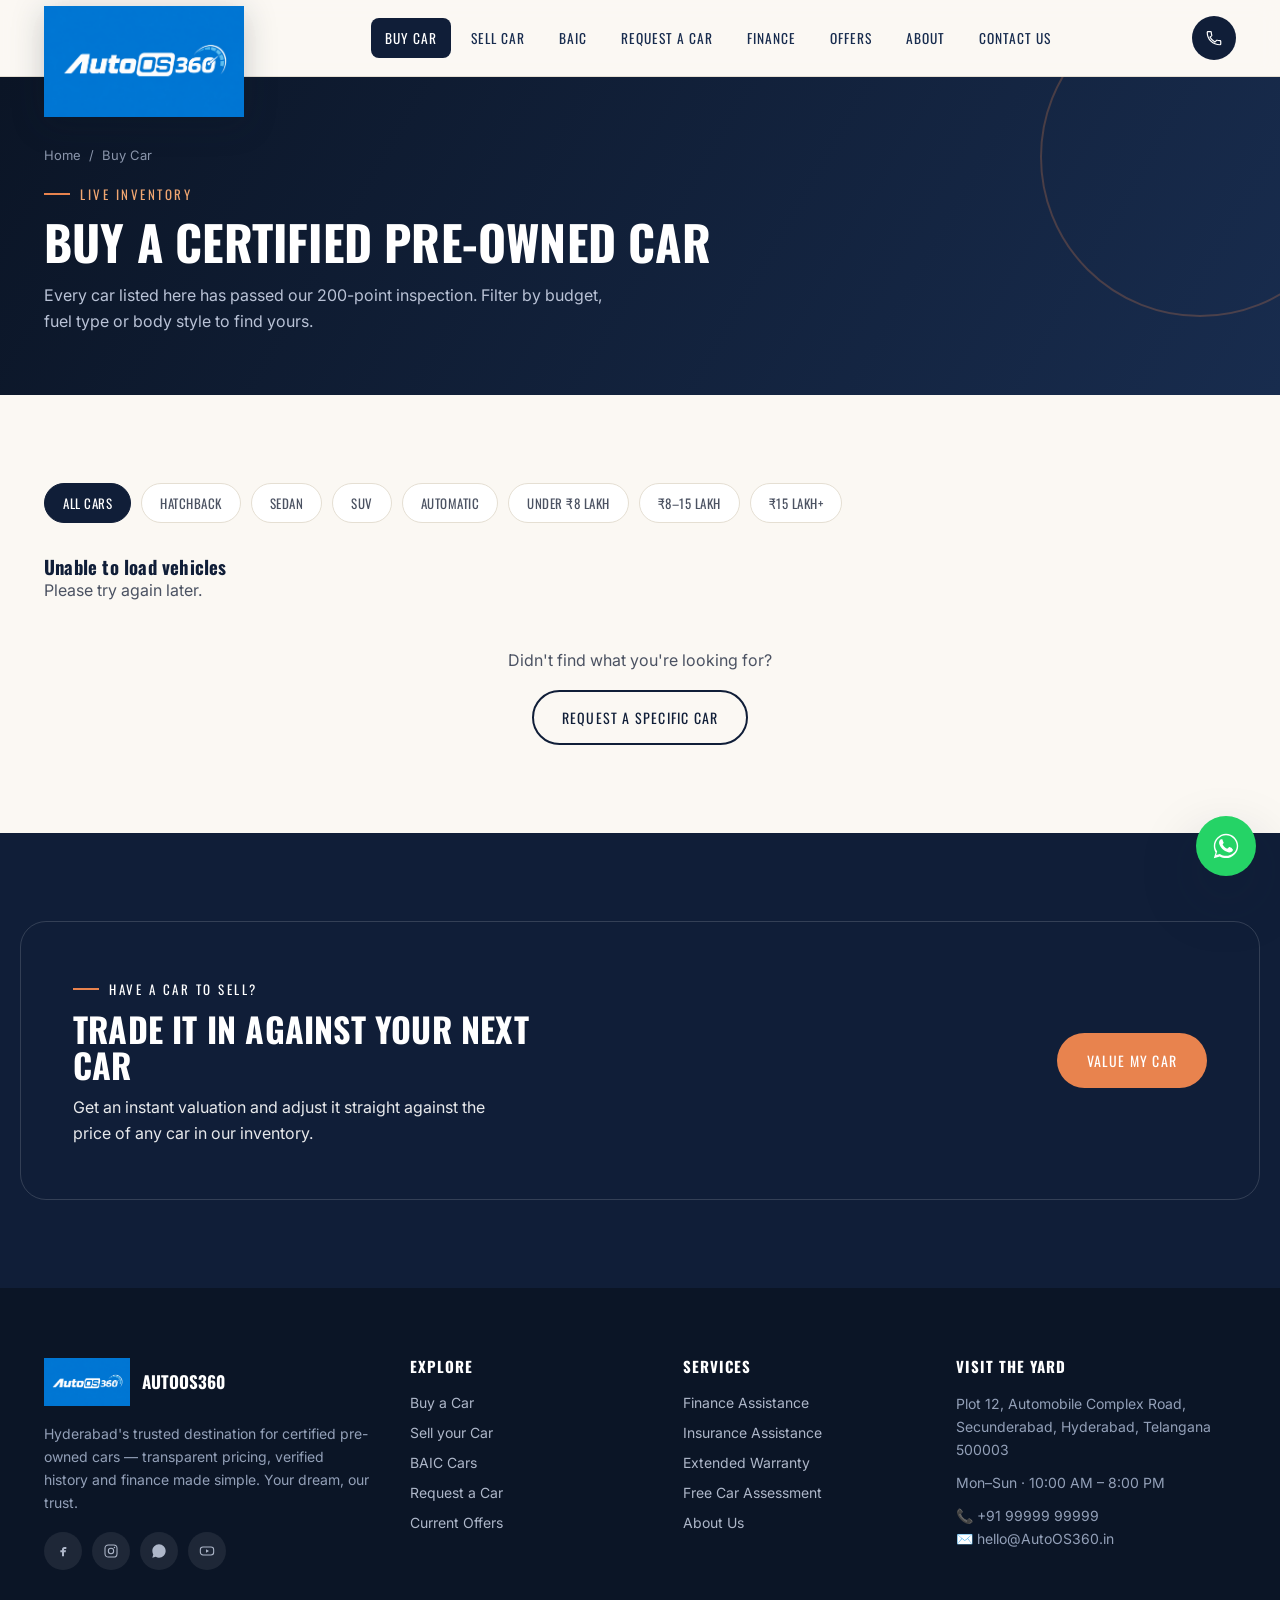
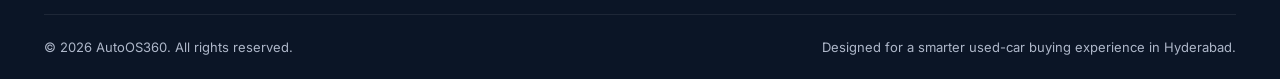
<file: search-car.html>
<!DOCTYPE html>
<html lang="en">
<head>
<meta charset="UTF-8">
<meta name="viewport" content="width=device-width, initial-scale=1.0">
<title>Buy a Certified Used Car in Hyderabad | AutoOS360</title>
<meta name="description" content="Browse our live inventory of certified pre-owned cars in Hyderabad. Verified history, transparent pricing and easy finance on every car.">
<meta name="keywords" content="buy used car hyderabad, second hand cars, certified pre-owned cars hyderabad">
<link rel="canonical" href="https://www.AutoOS360.in/buy-car.html">
<meta property="og:title" content="Buy a Certified Used Car in Hyderabad | AutoOS360">
<meta property="og:description" content="Browse our live inventory of certified pre-owned cars in Hyderabad. Verified history, transparent pricing and easy finance on every car.">
<meta property="og:type" content="website">
<meta property="og:image" content="assets/logo.png">
<meta name="robots" content="index, follow">
<link rel="icon" href="assets/logo.png" type="image/png">
<link rel="preconnect" href="https://fonts.googleapis.com">
<link rel="preconnect" href="https://fonts.gstatic.com" crossorigin>
<link href="https://fonts.googleapis.com/css2?family=Oswald:wght@400;500;600;700&family=Inter:wght@400;500;600;700&display=swap" rel="stylesheet">
<link rel="stylesheet" href="css/base.css">
<link rel="stylesheet" href="css/components.css">
<script type="application/ld+json">
{
  "@context": "https://schema.org",
  "@type": "AutoDealer",
  "name": "AutoOS360",
  "image": "assets/logo.png",
  "url": "https://www.AutoOS360.in/",
  "telephone": "+91-99999-99999",
  "priceRange": "₹₹",
  "address": {
    "@type": "PostalAddress",
    "streetAddress": "Plot 12, Automobile Complex Road",
    "addressLocality": "Secunderabad, Hyderabad",
    "addressRegion": "Telangana",
    "postalCode": "500003",
    "addressCountry": "IN"
  },
  "openingHours": "Mo-Su 10:00-20:00",
  "sameAs": []
}
</script>
</head>
<body>
<header class="site-header">
  <div class="header-row">
    <a href="index.html" class="brand">
      <img src="assets/logo.png" alt="AutoOS360 logo">
    </a>
    <nav class="main-nav" aria-label="Primary">
      <a href="buy-car.html" data-nav="buy" class="active">Buy Car</a>
      <a href="sell-car.html" data-nav="sell">Sell Car</a>
      <a href="baic.html" data-nav="baic">BAIC</a>
      <a href="request-a-car.html" data-nav="request">Request a Car</a>
      <a href="finance.html" data-nav="finance">Finance</a>
      <a href="offers.html" data-nav="offers">Offers</a>
      <a href="about.html" data-nav="about">About</a>
      <a href="contact.html" data-nav="contact">Contact Us</a>
    </nav>
    <div class="header-actions">
      <a class="icon-btn desktop-only" href="tel:+919999999999" aria-label="Call dealership">
        <svg width="18" height="18" viewBox="0 0 24 24" fill="none"><path d="M6.6 10.8c1.4 2.8 3.8 5.1 6.6 6.6l2.2-2.2c.3-.3.7-.4 1-.2 1.1.4 2.3.6 3.6.6.6 0 1 .4 1 1V20c0 .6-.4 1-1 1C10.4 21 3 13.6 3 4.6c0-.6.4-1 1-1h3.4c.6 0 1 .4 1 1 0 1.3.2 2.5.6 3.6.1.4 0 .8-.2 1L6.6 10.8z" stroke="white" stroke-width="1.6"/></svg>
      </a>
      <button class="hamburger" aria-label="Open menu" aria-controls="mobileNav" aria-expanded="false">
        <span></span><span></span><span></span>
      </button>
    </div>
  </div>
</header>

<div class="nav-overlay"></div>
<aside class="mobile-nav" id="mobileNav">
  <div class="mobile-nav-top">
    <img src="assets/logo.png" alt="AutoOS360 logo" class="mobile-nav-logo">
    <button class="mobile-nav-close" aria-label="Close menu">✕</button>
  </div>
  <ul>
    <li><a href="buy-car.html">Buy Car</a></li>
    <li><a href="sell-car.html">Sell Car</a></li>
    <li><a href="baic.html">BAIC</a></li>
    <li><a href="request-a-car.html">Request a Car</a></li>
    <li><a href="finance.html">Finance</a></li>
    <li><a href="offers.html">Offers</a></li>
    <li><a href="about.html">About</a></li>
    <li><a href="contact.html">Contact Us</a></li>
  </ul>
  <div class="mobile-nav-foot">
    <a href="tel:+919999999999">📞 +91 99999 99999</a>
    <a href="https://wa.me/919999999999" target="_blank" rel="noopener">💬 Chat on WhatsApp</a>
    <a class="btn btn-primary btn-block" href="contact.html">Book a Test Drive</a>
  </div>
</aside>

<a class="wa-float" href="https://wa.me/919999999999" target="_blank" rel="noopener" aria-label="Chat on WhatsApp">
  <svg viewBox="0 0 32 32" fill="white"><path d="M16 3C9 3 3 9 3 16c0 2.5.7 4.8 1.9 6.8L3 29l6.4-1.8c1.9 1.1 4.1 1.7 6.6 1.7 7 0 13-6 13-13S23 3 16 3zm0 23.5c-2.2 0-4.3-.6-6.1-1.7l-.4-.3-4 1.1 1.1-3.9-.3-.4C5.1 19.4 4.5 17.7 4.5 16 4.5 9.8 9.8 4.5 16 4.5S27.5 9.8 27.5 16 22.2 26.5 16 26.5zm6.1-8.3c-.3-.2-2-1-2.3-1.1-.3-.1-.5-.2-.8.2-.2.3-.9 1.1-1.1 1.3-.2.2-.4.2-.8.1-.3-.2-1.4-.5-2.7-1.7-1-.9-1.7-2-1.9-2.3-.2-.3 0-.5.1-.7.2-.2.3-.4.5-.6.2-.2.2-.4.3-.6.1-.2.1-.5 0-.7-.1-.2-.8-1.9-1-2.6-.3-.7-.6-.6-.8-.6h-.7c-.2 0-.6.1-1 .5-.3.3-1.3 1.3-1.3 3.1 0 1.8 1.3 3.6 1.5 3.9.2.3 2.6 4 6.3 5.5.9.4 1.6.6 2.1.7.9.3 1.7.2 2.3.1.7-.1 2-.8 2.3-1.6.3-.8.3-1.5.2-1.6-.1-.2-.3-.2-.6-.4z"/></svg>
</a>
<section class="page-hero">
  <div class="container">
    <div class="breadcrumb"><a href="index.html">Home</a><span>/</span><span>Buy Car</span></div>
    <span class="eyebrow">Live Inventory</span>
    <h1>Buy A Certified Pre-Owned Car</h1>
    <p>Every car listed here has passed our 200-point inspection. Filter by budget, fuel type or body style to find yours.</p>
  </div>
</section>

<section class="section">
  <div class="container">
    <div class="filter-bar">
      <button class="filter-chip active" data-filter="all">All Cars</button>
      <button class="filter-chip" data-filter="hatchback">Hatchback</button>
      <button class="filter-chip" data-filter="sedan">Sedan</button>
      <button class="filter-chip" data-filter="suv">SUV</button>
      <button class="filter-chip" data-filter="automatic">Automatic</button>
      <button class="filter-chip" data-filter="under-8">Under ₹8 Lakh</button>
      <button class="filter-chip" data-filter="8-15">₹8–15 Lakh</button>
      <button class="filter-chip" data-filter="15-plus">₹15 Lakh+</button>
    </div>

    <div class="inv-grid" id="vehicle-results">
        <div class="loading-state">
            Loading vehicles...
        </div>
    </div>
    <!-- <div class="inv-grid">
      <div class="car-card" data-category="hatchback" data-trans="manual" data-price="545000">
        <div class="car-thumb">
          <span class="car-badge">Certified</span>
          <span class="car-fuel-badge">Petrol</span>
          <svg viewBox="0 0 240 120" xmlns="http://www.w3.org/2000/svg">
            <ellipse cx="120" cy="98" rx="100" ry="8" fill="#0B1526" opacity=".4"/>
            <path d="M28 78 L42 48 Q52 34 78 34 L150 34 Q172 34 184 50 L204 78 Z" fill="#233B69" stroke="#E8834E" stroke-width="2"/>
            <path d="M60 46 L78 40 L136 40 L156 46 Z" fill="#182C4E"/>
            <rect x="20" y="76" width="196" height="16" rx="6" fill="#101E38"/>
            <circle cx="66" cy="94" r="16" fill="#0B1526" stroke="#E8834E" stroke-width="2"/>
            <circle cx="66" cy="94" r="6" fill="#E8834E"/>
            <circle cx="172" cy="94" r="16" fill="#0B1526" stroke="#E8834E" stroke-width="2"/>
            <circle cx="172" cy="94" r="6" fill="#E8834E"/>
            <rect x="30" y="70" width="14" height="6" rx="2" fill="#E8834E"/>
            <rect x="196" y="70" width="14" height="6" rx="2" fill="#F0A671"/>
            </svg>
        </div>
        <div class="car-body">
          <h3>Maruti Suzuki Swift VXi</h3>
          <div class="car-meta">
            <span>📅 2021</span>
            <span>🛣 24,500 km</span>
            <span>⚙ Manual</span>
            <span>👤 1st Owner</span>
          </div>
          <div class="car-price-row">
            <div class="car-price"><span>Price</span><strong>₹5,45,000</strong></div>
            <a href="contact.html" class="btn btn-sm btn-primary">Enquire</a>
          </div>
        </div>
      </div>
      <div class="car-card" data-category="sedan" data-trans="cvt" data-price="935000">
        <div class="car-thumb">
          <span class="car-badge">Certified</span>
          <span class="car-fuel-badge">Petrol</span>
          <svg viewBox="0 0 240 120" xmlns="http://www.w3.org/2000/svg">
          <ellipse cx="120" cy="98" rx="100" ry="8" fill="#0B1526" opacity=".4"/>
          <path d="M28 78 L42 48 Q52 34 78 34 L150 34 Q172 34 184 50 L204 78 Z" fill="#233B69" stroke="#E8834E" stroke-width="2"/>
          <path d="M60 46 L78 40 L136 40 L156 46 Z" fill="#182C4E"/>
          <rect x="20" y="76" width="196" height="16" rx="6" fill="#101E38"/>
          <circle cx="66" cy="94" r="16" fill="#0B1526" stroke="#E8834E" stroke-width="2"/>
          <circle cx="66" cy="94" r="6" fill="#E8834E"/>
          <circle cx="172" cy="94" r="16" fill="#0B1526" stroke="#E8834E" stroke-width="2"/>
          <circle cx="172" cy="94" r="6" fill="#E8834E"/>
          <rect x="30" y="70" width="14" height="6" rx="2" fill="#E8834E"/>
          <rect x="196" y="70" width="14" height="6" rx="2" fill="#F0A671"/>
          </svg>
        </div>
        <div class="car-body">
          <h3>Honda City ZX</h3>
          <div class="car-meta">
            <span>📅 2019</span>
            <span>🛣 42,000 km</span>
            <span>⚙ CVT</span>
            <span>👤 1st Owner</span>
          </div>
          <div class="car-price-row">
            <div class="car-price"><span>Price</span><strong>₹9,35,000</strong></div>
            <a href="contact.html" class="btn btn-sm btn-primary">Enquire</a>
          </div>
        </div>
      </div>
      <div class="car-card" data-category="suv" data-trans="automatic" data-price="1425000">
        <div class="car-thumb">
          <span class="car-badge">Just In</span>
          <span class="car-fuel-badge">Diesel</span>
          <svg viewBox="0 0 240 120" xmlns="http://www.w3.org/2000/svg">
          <ellipse cx="120" cy="98" rx="100" ry="8" fill="#0B1526" opacity=".4"/>
          <path d="M28 78 L42 48 Q52 34 78 34 L150 34 Q172 34 184 50 L204 78 Z" fill="#233B69" stroke="#E8834E" stroke-width="2"/>
          <path d="M60 46 L78 40 L136 40 L156 46 Z" fill="#182C4E"/>
          <rect x="20" y="76" width="196" height="16" rx="6" fill="#101E38"/>
          <circle cx="66" cy="94" r="16" fill="#0B1526" stroke="#E8834E" stroke-width="2"/>
          <circle cx="66" cy="94" r="6" fill="#E8834E"/>
          <circle cx="172" cy="94" r="16" fill="#0B1526" stroke="#E8834E" stroke-width="2"/>
          <circle cx="172" cy="94" r="6" fill="#E8834E"/>
          <rect x="30" y="70" width="14" height="6" rx="2" fill="#E8834E"/>
          <rect x="196" y="70" width="14" height="6" rx="2" fill="#F0A671"/>
          </svg>
        </div>
        <div class="car-body">
          <h3>Hyundai Creta SX(O)</h3>
          <div class="car-meta">
            <span>📅 2022</span>
            <span>🛣 18,200 km</span>
            <span>⚙ Automatic</span>
            <span>👤 1st Owner</span>
          </div>
          <div class="car-price-row">
            <div class="car-price"><span>Price</span><strong>₹14,25,000</strong></div>
            <a href="contact.html" class="btn btn-sm btn-primary">Enquire</a>
          </div>
        </div>
      </div>
      <div class="car-card" data-category="hatchback" data-trans="manual" data-price="620000">
        <div class="car-thumb">
          <span class="car-badge">Certified</span>
          <span class="car-fuel-badge">Petrol</span>
          <svg viewBox="0 0 240 120" xmlns="http://www.w3.org/2000/svg">
            <ellipse cx="120" cy="98" rx="100" ry="8" fill="#0B1526" opacity=".4"/>
            <path d="M28 78 L42 48 Q52 34 78 34 L150 34 Q172 34 184 50 L204 78 Z" fill="#233B69" stroke="#E8834E" stroke-width="2"/>
            <path d="M60 46 L78 40 L136 40 L156 46 Z" fill="#182C4E"/>
            <rect x="20" y="76" width="196" height="16" rx="6" fill="#101E38"/>
            <circle cx="66" cy="94" r="16" fill="#0B1526" stroke="#E8834E" stroke-width="2"/>
            <circle cx="66" cy="94" r="6" fill="#E8834E"/>
            <circle cx="172" cy="94" r="16" fill="#0B1526" stroke="#E8834E" stroke-width="2"/>
            <circle cx="172" cy="94" r="6" fill="#E8834E"/>
            <rect x="30" y="70" width="14" height="6" rx="2" fill="#E8834E"/>
            <rect x="196" y="70" width="14" height="6" rx="2" fill="#F0A671"/>
            </svg>
        </div>
        <div class="car-body">
          <h3>Maruti Suzuki Baleno Alpha</h3>
          <div class="car-meta">
            <span>📅 2020</span>
            <span>🛣 27,300 km</span>
            <span>⚙ Manual</span>
            <span>👤 1st Owner</span>
          </div>
          <div class="car-price-row">
            <div class="car-price"><span>Price</span><strong>₹6,20,000</strong></div>
            <a href="contact.html" class="btn btn-sm btn-primary">Enquire</a>
          </div>
        </div>
      </div>
      <div class="car-card" data-category="sedan" data-trans="automatic" data-price="1020000">
        <div class="car-thumb">
          <span class="car-badge">Certified</span>
          <span class="car-fuel-badge">Petrol</span>
          <svg viewBox="0 0 240 120" xmlns="http://www.w3.org/2000/svg">
            <ellipse cx="120" cy="98" rx="100" ry="8" fill="#0B1526" opacity=".4"/>
            <path d="M28 78 L42 48 Q52 34 78 34 L150 34 Q172 34 184 50 L204 78 Z" fill="#233B69" stroke="#E8834E" stroke-width="2"/>
            <path d="M60 46 L78 40 L136 40 L156 46 Z" fill="#182C4E"/>
            <rect x="20" y="76" width="196" height="16" rx="6" fill="#101E38"/>
            <circle cx="66" cy="94" r="16" fill="#0B1526" stroke="#E8834E" stroke-width="2"/>
            <circle cx="66" cy="94" r="6" fill="#E8834E"/>
            <circle cx="172" cy="94" r="16" fill="#0B1526" stroke="#E8834E" stroke-width="2"/>
            <circle cx="172" cy="94" r="6" fill="#E8834E"/>
            <rect x="30" y="70" width="14" height="6" rx="2" fill="#E8834E"/>
            <rect x="196" y="70" width="14" height="6" rx="2" fill="#F0A671"/>
            </svg>
        </div>
        <div class="car-body">
          <h3>Hyundai Verna SX</h3>
          <div class="car-meta">
            <span>📅 2021</span>
            <span>🛣 24,800 km</span>
            <span>⚙ Automatic</span>
            <span>👤 1st Owner</span>
          </div>
          <div class="car-price-row">
            <div class="car-price"><span>Price</span><strong>₹10,20,000</strong></div>
            <a href="contact.html" class="btn btn-sm btn-primary">Enquire</a>
          </div>
        </div>
      </div>
      <div class="car-card" data-category="suv" data-trans="manual" data-price="810000">
        <div class="car-thumb">
          <span class="car-badge">Certified</span>
          <span class="car-fuel-badge">Petrol</span>
          <svg viewBox="0 0 240 120" xmlns="http://www.w3.org/2000/svg">
            <ellipse cx="120" cy="98" rx="100" ry="8" fill="#0B1526" opacity=".4"/>
            <path d="M28 78 L42 48 Q52 34 78 34 L150 34 Q172 34 184 50 L204 78 Z" fill="#233B69" stroke="#E8834E" stroke-width="2"/>
            <path d="M60 46 L78 40 L136 40 L156 46 Z" fill="#182C4E"/>
            <rect x="20" y="76" width="196" height="16" rx="6" fill="#101E38"/>
            <circle cx="66" cy="94" r="16" fill="#0B1526" stroke="#E8834E" stroke-width="2"/>
            <circle cx="66" cy="94" r="6" fill="#E8834E"/>
            <circle cx="172" cy="94" r="16" fill="#0B1526" stroke="#E8834E" stroke-width="2"/>
            <circle cx="172" cy="94" r="6" fill="#E8834E"/>
            <rect x="30" y="70" width="14" height="6" rx="2" fill="#E8834E"/>
            <rect x="196" y="70" width="14" height="6" rx="2" fill="#F0A671"/>
            </svg>
        </div>
        <div class="car-body">
          <h3>Tata Nexon XZ+</h3>
          <div class="car-meta">
            <span>📅 2020</span>
            <span>🛣 31,800 km</span>
            <span>⚙ Manual</span>
            <span>👤 2nd Owner</span>
          </div>
          <div class="car-price-row">
            <div class="car-price"><span>Price</span><strong>₹8,10,000</strong></div>
            <a href="contact.html" class="btn btn-sm btn-primary">Enquire</a>
          </div>
        </div>
      </div>
      <div class="car-card" data-category="hatchback" data-trans="manual" data-price="645000">
        <div class="car-thumb">
          <span class="car-badge">Certified</span>
          <span class="car-fuel-badge">Petrol</span>
          <svg viewBox="0 0 240 120" xmlns="http://www.w3.org/2000/svg">
            <ellipse cx="120" cy="98" rx="100" ry="8" fill="#0B1526" opacity=".4"/>
            <path d="M28 78 L42 48 Q52 34 78 34 L150 34 Q172 34 184 50 L204 78 Z" fill="#233B69" stroke="#E8834E" stroke-width="2"/>
            <path d="M60 46 L78 40 L136 40 L156 46 Z" fill="#182C4E"/>
            <rect x="20" y="76" width="196" height="16" rx="6" fill="#101E38"/>
            <circle cx="66" cy="94" r="16" fill="#0B1526" stroke="#E8834E" stroke-width="2"/>
            <circle cx="66" cy="94" r="6" fill="#E8834E"/>
            <circle cx="172" cy="94" r="16" fill="#0B1526" stroke="#E8834E" stroke-width="2"/>
            <circle cx="172" cy="94" r="6" fill="#E8834E"/>
            <rect x="30" y="70" width="14" height="6" rx="2" fill="#E8834E"/>
            <rect x="196" y="70" width="14" height="6" rx="2" fill="#F0A671"/>
            </svg>
        </div>
        <div class="car-body">
          <h3>Tata Altroz XZ+</h3>
          <div class="car-meta">
            <span>📅 2021</span>
            <span>🛣 21,100 km</span>
            <span>⚙ Manual</span>
            <span>👤 1st Owner</span>
          </div>
          <div class="car-price-row">
            <div class="car-price"><span>Price</span><strong>₹6,45,000</strong></div>
            <a href="contact.html" class="btn btn-sm btn-primary">Enquire</a>
          </div>
        </div>
      </div>
      <div class="car-card" data-category="sedan" data-trans="manual" data-price="740000">
        <div class="car-thumb">
          <span class="car-badge">Certified</span>
          <span class="car-fuel-badge">Petrol</span>
          <svg viewBox="0 0 240 120" xmlns="http://www.w3.org/2000/svg">
          <ellipse cx="120" cy="98" rx="100" ry="8" fill="#0B1526" opacity=".4"/>
          <path d="M28 78 L42 48 Q52 34 78 34 L150 34 Q172 34 184 50 L204 78 Z" fill="#233B69" stroke="#E8834E" stroke-width="2"/>
          <path d="M60 46 L78 40 L136 40 L156 46 Z" fill="#182C4E"/>
          <rect x="20" y="76" width="196" height="16" rx="6" fill="#101E38"/>
          <circle cx="66" cy="94" r="16" fill="#0B1526" stroke="#E8834E" stroke-width="2"/>
          <circle cx="66" cy="94" r="6" fill="#E8834E"/>
          <circle cx="172" cy="94" r="16" fill="#0B1526" stroke="#E8834E" stroke-width="2"/>
          <circle cx="172" cy="94" r="6" fill="#E8834E"/>
          <rect x="30" y="70" width="14" height="6" rx="2" fill="#E8834E"/>
          <rect x="196" y="70" width="14" height="6" rx="2" fill="#F0A671"/>
          </svg>
        </div>
        <div class="car-body">
          <h3>Honda Amaze VX</h3>
          <div class="car-meta">
            <span>📅 2020</span>
            <span>🛣 29,400 km</span>
            <span>⚙ Manual</span>
            <span>👤 2nd Owner</span>
          </div>
          <div class="car-price-row">
            <div class="car-price"><span>Price</span><strong>₹7,40,000</strong></div>
            <a href="contact.html" class="btn btn-sm btn-primary">Enquire</a>
          </div>
        </div>
      </div>
      <div class="car-card" data-category="suv" data-trans="automatic" data-price="1310000">
        <div class="car-thumb">
          <span class="car-badge">Certified</span>
          <span class="car-fuel-badge">Diesel</span>
          <svg viewBox="0 0 240 120" xmlns="http://www.w3.org/2000/svg">
            <ellipse cx="120" cy="98" rx="100" ry="8" fill="#0B1526" opacity=".4"/>
            <path d="M28 78 L42 48 Q52 34 78 34 L150 34 Q172 34 184 50 L204 78 Z" fill="#233B69" stroke="#E8834E" stroke-width="2"/>
            <path d="M60 46 L78 40 L136 40 L156 46 Z" fill="#182C4E"/>
            <rect x="20" y="76" width="196" height="16" rx="6" fill="#101E38"/>
            <circle cx="66" cy="94" r="16" fill="#0B1526" stroke="#E8834E" stroke-width="2"/>
            <circle cx="66" cy="94" r="6" fill="#E8834E"/>
            <circle cx="172" cy="94" r="16" fill="#0B1526" stroke="#E8834E" stroke-width="2"/>
            <circle cx="172" cy="94" r="6" fill="#E8834E"/>
            <rect x="30" y="70" width="14" height="6" rx="2" fill="#E8834E"/>
            <rect x="196" y="70" width="14" height="6" rx="2" fill="#F0A671"/>
            </svg>
        </div>
        <div class="car-body">
          <h3>Kia Seltos HTX</h3>
          <div class="car-meta">
            <span>📅 2021</span>
            <span>🛣 22,900 km</span>
            <span>⚙ Automatic</span>
            <span>👤 1st Owner</span>
          </div>
          <div class="car-price-row">
            <div class="car-price"><span>Price</span><strong>₹13,10,000</strong></div>
            <a href="contact.html" class="btn btn-sm btn-primary">Enquire</a>
          </div>
        </div>
      </div>
      <div class="car-card" data-category="hatchback" data-trans="manual" data-price="680000">
        <div class="car-thumb">
          <span class="car-badge">Just In</span>
          <span class="car-fuel-badge">Petrol</span>
          <svg viewBox="0 0 240 120" xmlns="http://www.w3.org/2000/svg">
            <ellipse cx="120" cy="98" rx="100" ry="8" fill="#0B1526" opacity=".4"/>
            <path d="M28 78 L42 48 Q52 34 78 34 L150 34 Q172 34 184 50 L204 78 Z" fill="#233B69" stroke="#E8834E" stroke-width="2"/>
            <path d="M60 46 L78 40 L136 40 L156 46 Z" fill="#182C4E"/>
            <rect x="20" y="76" width="196" height="16" rx="6" fill="#101E38"/>
            <circle cx="66" cy="94" r="16" fill="#0B1526" stroke="#E8834E" stroke-width="2"/>
            <circle cx="66" cy="94" r="6" fill="#E8834E"/>
            <circle cx="172" cy="94" r="16" fill="#0B1526" stroke="#E8834E" stroke-width="2"/>
            <circle cx="172" cy="94" r="6" fill="#E8834E"/>
            <rect x="30" y="70" width="14" height="6" rx="2" fill="#E8834E"/>
            <rect x="196" y="70" width="14" height="6" rx="2" fill="#F0A671"/>
            </svg>
        </div>
        <div class="car-body">
          <h3>Hyundai i20 Sportz</h3>
          <div class="car-meta">
            <span>📅 2022</span>
            <span>🛣 19,600 km</span>
            <span>⚙ Manual</span>
            <span>👤 1st Owner</span>
          </div>
          <div class="car-price-row">
            <div class="car-price"><span>Price</span><strong>₹6,80,000</strong></div>
            <a href="contact.html" class="btn btn-sm btn-primary">Enquire</a>
          </div>
        </div>
      </div>
      <div class="car-card" data-category="sedan" data-trans="automatic" data-price="1150000">
        <div class="car-thumb">
          <span class="car-badge">Just In</span>
          <span class="car-fuel-badge">Petrol</span>
          <svg viewBox="0 0 240 120" xmlns="http://www.w3.org/2000/svg">
            <ellipse cx="120" cy="98" rx="100" ry="8" fill="#0B1526" opacity=".4"/>
            <path d="M28 78 L42 48 Q52 34 78 34 L150 34 Q172 34 184 50 L204 78 Z" fill="#233B69" stroke="#E8834E" stroke-width="2"/>
            <path d="M60 46 L78 40 L136 40 L156 46 Z" fill="#182C4E"/>
            <rect x="20" y="76" width="196" height="16" rx="6" fill="#101E38"/>
            <circle cx="66" cy="94" r="16" fill="#0B1526" stroke="#E8834E" stroke-width="2"/>
            <circle cx="66" cy="94" r="6" fill="#E8834E"/>
            <circle cx="172" cy="94" r="16" fill="#0B1526" stroke="#E8834E" stroke-width="2"/>
            <circle cx="172" cy="94" r="6" fill="#E8834E"/>
            <rect x="30" y="70" width="14" height="6" rx="2" fill="#E8834E"/>
            <rect x="196" y="70" width="14" height="6" rx="2" fill="#F0A671"/>
            </svg>
        </div>
        <div class="car-body">
          <h3>Skoda Slavia AMT</h3>
          <div class="car-meta">
            <span>📅 2022</span>
            <span>🛣 15,200 km</span>
            <span>⚙ Automatic</span>
            <span>👤 1st Owner</span>
          </div>
          <div class="car-price-row">
            <div class="car-price"><span>Price</span><strong>₹11,50,000</strong></div>
            <a href="contact.html" class="btn btn-sm btn-primary">Enquire</a>
          </div>
        </div>
      </div>
      <div class="car-card" data-category="suv" data-trans="automatic" data-price="2150000">
        <div class="car-thumb">
          <span class="car-badge">Top Pick</span>
          <span class="car-fuel-badge">Diesel</span>
          <svg viewBox="0 0 240 120" xmlns="http://www.w3.org/2000/svg">
          <ellipse cx="120" cy="98" rx="100" ry="8" fill="#0B1526" opacity=".4"/>
          <path d="M28 78 L42 48 Q52 34 78 34 L150 34 Q172 34 184 50 L204 78 Z" fill="#233B69" stroke="#E8834E" stroke-width="2"/>
          <path d="M60 46 L78 40 L136 40 L156 46 Z" fill="#182C4E"/>
          <rect x="20" y="76" width="196" height="16" rx="6" fill="#101E38"/>
          <circle cx="66" cy="94" r="16" fill="#0B1526" stroke="#E8834E" stroke-width="2"/>
          <circle cx="66" cy="94" r="6" fill="#E8834E"/>
          <circle cx="172" cy="94" r="16" fill="#0B1526" stroke="#E8834E" stroke-width="2"/>
          <circle cx="172" cy="94" r="6" fill="#E8834E"/>
          <rect x="30" y="70" width="14" height="6" rx="2" fill="#E8834E"/>
          <rect x="196" y="70" width="14" height="6" rx="2" fill="#F0A671"/>
          </svg>
        </div>
        <div class="car-body">
          <h3>Mahindra XUV700 AX7</h3>
          <div class="car-meta">
            <span>📅 2023</span>
            <span>🛣 9,800 km</span>
            <span>⚙ Automatic</span>
            <span>👤 1st Owner</span>
          </div>
          <div class="car-price-row">
            <div class="car-price"><span>Price</span><strong>₹21,50,000</strong></div>
            <a href="contact.html" class="btn btn-sm btn-primary">Enquire</a>
          </div>
        </div>
      </div>
    </div> -->
    <div style="text-align:center;margin-top:44px;">
      <p style="margin-bottom:16px;">Didn't find what you're looking for?</p>
      <a href="request-a-car.html" class="btn btn-outline">Request A Specific Car</a>
    </div>
  </div>
</section>

<section class="section section-navy">
  <div class="container assess-banner" style="background:transparent;border:1px solid rgba(255,255,255,.15);">
    <div>
      <span class="eyebrow" style="color:#fff;">Have A Car To Sell?</span>
      <h2>Trade It In Against Your Next Car</h2>
      <p>Get an instant valuation and adjust it straight against the price of any car in our inventory.</p>
    </div>
    <a href="sell-car.html" class="btn btn-primary">Value My Car</a>
  </div>
</section>
<footer class="site-footer">
  <div class="container">
    <div class="footer-grid">
      <div>
        <div class="footer-brand">
          <img src="assets/logo.png" alt="AutoOS360 logo">
          <strong>AutoOS360</strong>
        </div>
        <p>Hyderabad's trusted destination for certified pre-owned cars — transparent pricing, verified history and finance made simple. Your dream, our trust.</p>
        <div class="footer-social" style="margin-top:18px;">
          <a href="#" aria-label="Facebook"><svg width="16" height="16" viewBox="0 0 24 24" fill="none"><path d="M14 9h3V6h-3c-2 0-3.5 1.5-3.5 3.5V11H8v3h2.5v6h3v-6H16l.5-3h-3V9.7c0-.4.3-.7.5-.7z" fill="#AEB7C9"/></svg></a>
          <a href="#" aria-label="Instagram"><svg width="16" height="16" viewBox="0 0 24 24" fill="none"><rect x="3" y="3" width="18" height="18" rx="5" stroke="#AEB7C9" stroke-width="1.6"/><circle cx="12" cy="12" r="4" stroke="#AEB7C9" stroke-width="1.6"/><circle cx="17.2" cy="6.8" r="1.1" fill="#AEB7C9"/></svg></a>
          <a href="https://wa.me/919999999999" target="_blank" rel="noopener" aria-label="WhatsApp"><svg width="16" height="16" viewBox="0 0 24 24" fill="#AEB7C9"><path d="M12 2C6.5 2 2 6.5 2 12c0 1.9.5 3.6 1.4 5.1L2 22l5.1-1.3C8.6 21.6 10.3 22 12 22c5.5 0 10-4.5 10-10S17.5 2 12 2z"/></svg></a>
          <a href="#" aria-label="YouTube"><svg width="16" height="16" viewBox="0 0 24 24" fill="none"><rect x="2" y="6" width="20" height="12" rx="4" stroke="#AEB7C9" stroke-width="1.6"/><path d="M10.5 9.5v5l4.5-2.5-4.5-2.5z" fill="#AEB7C9"/></svg></a>
        </div>
      </div>
      <div>
        <h4>Explore</h4>
        <ul>
          <li><a href="buy-car.html">Buy a Car</a></li>
          <li><a href="sell-car.html">Sell your Car</a></li>
          <li><a href="baic.html">BAIC Cars</a></li>
          <li><a href="request-a-car.html">Request a Car</a></li>
          <li><a href="offers.html">Current Offers</a></li>
        </ul>
      </div>
      <div>
        <h4>Services</h4>
        <ul>
          <li><a href="finance.html">Finance Assistance</a></li>
          <li><a href="finance.html#insurance">Insurance Assistance</a></li>
          <li><a href="index.html#warranty">Extended Warranty</a></li>
          <li><a href="index.html#assessment">Free Car Assessment</a></li>
          <li><a href="about.html">About Us</a></li>
        </ul>
      </div>
      <div>
        <h4>Visit the Yard</h4>
        <p>Plot 12, Automobile Complex Road,<br>Secunderabad, Hyderabad, Telangana 500003</p>
        <p style="margin-top:10px;">Mon–Sun · 10:00 AM – 8:00 PM</p>
        <p style="margin-top:10px;">📞 +91 99999 99999<br>✉️ hello@AutoOS360.in</p>
      </div>
    </div>
    <div class="footer-bottom">
      <span>© 2026 AutoOS360. All rights reserved.</span>
      <span>Designed for a smarter used-car buying experience in Hyderabad.</span>
    </div>
  </div>
</footer>
<script src="js/main.js"></script>

</body>
</html>

<script>
document.addEventListener('DOMContentLoaded', function () {

    const API_BASE = 'https://autoos360.wasmer.app/api';

    const tenantUuid = '6a742484-9d5c-83e8-b69c-9980ab9b5544';
    const branchId = 1;

    const resultsContainer = document.getElementById('vehicle-results');

    /*
    |--------------------------------------------------------------------------
    | Read filters from URL
    |--------------------------------------------------------------------------
    */

    const params = new URLSearchParams(window.location.search);

    const make = params.get('make') || '';
    const budget = params.get('budget') || '';
    const fuel = params.get('fuel') || '';
    const year = params.get('year') || '';

    /*
    |--------------------------------------------------------------------------
    | Build API query
    |--------------------------------------------------------------------------
    */

    const apiParams = new URLSearchParams();

    if (make) {
        apiParams.append('make', make);
    }

    if (budget) {
        apiParams.append('budget', budget);
    }

    if (fuel) {
        apiParams.append('fuel_type', fuel);
    }

    if (year) {
        apiParams.append('year', year);
    }

    /*
    |--------------------------------------------------------------------------
    | API URL
    |--------------------------------------------------------------------------
    */

    const apiUrl =
        `${API_BASE}/tenants/${tenantUuid}/branches/${branchId}/vehicles` +
        (apiParams.toString() ? `?${apiParams.toString()}` : '');

    console.log('Fetching vehicles:', apiUrl);

    /*
    |--------------------------------------------------------------------------
    | Fetch vehicles
    |--------------------------------------------------------------------------
    */

    fetch(apiUrl)
        .then(response => {

            if (!response.ok) {
                throw new Error(`API Error: ${response.status}`);
            }

            return response.json();
        })
        .then(response => {

            console.log('Vehicle API response:', response);

            const vehicles = response.data || [];

            renderVehicles(vehicles);

        })
        .catch(error => {

            console.error('Vehicle API error:', error);

            resultsContainer.innerHTML = `
                <div class="no-results">
                    <h3>Unable to load vehicles</h3>
                    <p>Please try again later.</p>
                </div>
            `;
        });


    /*
    |--------------------------------------------------------------------------
    | Render vehicles
    |--------------------------------------------------------------------------
    */

    function renderVehicles(vehicles) {

        if (!vehicles.length) {

            resultsContainer.innerHTML = `
                <div class="no-results">
                    <h3>No vehicles found</h3>
                    <p>Try changing your search filters.</p>
                </div>
            `;

            return;
        }

        resultsContainer.innerHTML = vehicles.map(vehicle => {

            const category = getCategory(vehicle);

            const transmission =
                vehicle.transmission ||
                vehicle.transmission_type ||
                'Manual';

            const fuelType =
                vehicle.fuel_type ||
                'Petrol';

            const year =
                vehicle.year ||
                vehicle.make_year ||
                '';

            const kmDriven =
                vehicle.km_driven ||
                vehicle.kilometers_driven ||
                0;

            const ownership =
                vehicle.ownership ||
                '1st Owner';

            const price =
                vehicle.price ||
                vehicle.sale_price ||
                0;

            const title =
                `${vehicle.make || ''} ${vehicle.model || ''}`.trim();

            return `
                <div class="car-card"
                     data-category="${escapeHtml(category)}"
                     data-trans="${escapeHtml(transmission.toLowerCase())}"
                     data-price="${price}">

                    <div class="car-thumb">

                        <span class="car-badge">
                            Certified
                        </span>

                        <span class="car-fuel-badge">
                            ${escapeHtml(fuelType)}
                        </span>

                        ${getVehicleImage(vehicle)}

                    </div>

                    <div class="car-body">

                        <h3>
                            ${escapeHtml(title)}
                        </h3>

                        <div class="car-meta">

                            <span>
                                📅 ${escapeHtml(year)}
                            </span>

                            <span>
                                🛣 ${formatNumber(kmDriven)} km
                            </span>

                            <span>
                                ⚙ ${escapeHtml(transmission)}
                            </span>

                            <span>
                                👤 ${escapeHtml(ownership)}
                            </span>

                        </div>

                        <div class="car-price-row">

                            <div class="car-price">
                                <span>Price</span>
                                <strong>
                                    ${formatPrice(price)}
                                </strong>
                            </div>

                            <a
                                href="contact.html?vehicle_id=${encodeURIComponent(vehicle.id)}"
                                class="btn btn-sm btn-primary"
                            >
                                Enquire
                            </a>

                        </div>

                    </div>

                </div>
            `;

        }).join('');
    }


    /*
    |--------------------------------------------------------------------------
    | Vehicle category
    |--------------------------------------------------------------------------
    */

    function getCategory(vehicle) {

        if (vehicle.category) {
            return vehicle.category.toLowerCase();
        }

        if (vehicle.body_type) {
            return vehicle.body_type.toLowerCase();
        }

        return 'car';
    }


    /*
    |--------------------------------------------------------------------------
    | Vehicle image / fallback SVG
    |--------------------------------------------------------------------------
    */

    function getVehicleImage(vehicle) {
        
        if (vehicle.vehicle_images && Array.isArray(vehicle.vehicle_images)) {
            
            const primaryImage = vehicle.vehicle_images.find(img => img.is_primary) || vehicle.vehicle_images[0];

            if (primaryImage) {
                return `
                    <img
                        src="/storage/${escapeHtml(primaryImage.path)}"
                        alt="${escapeHtml(vehicle.make || '')} ${escapeHtml(vehicle.model || '')}"
                        style="width:100%;height:100%;object-fit:cover;"
                    >
                `;
            }
        }

        /*
         * Keep your existing SVG design when API
         * does not have an image.
         */

        return `
            <svg
                viewBox="0 0 240 120"
                xmlns="http://www.w3.org/2000/svg"
            >

                <ellipse
                    cx="120"
                    cy="98"
                    rx="100"
                    ry="8"
                    fill="#0B1526"
                    opacity=".4"
                />

                <path
                    d="M28 78 L42 48 Q52 34 78 34 L150 34 Q172 34 184 50 L204 78 Z"
                    fill="#233B69"
                    stroke="#E8834E"
                    stroke-width="2"
                />

                <path
                    d="M60 46 L78 40 L136 40 L156 46 Z"
                    fill="#182C4E"
                />

                <rect
                    x="20"
                    y="76"
                    width="196"
                    height="16"
                    rx="6"
                    fill="#101E38"
                />

                <circle
                    cx="66"
                    cy="94"
                    r="16"
                    fill="#0B1526"
                    stroke="#E8834E"
                    stroke-width="2"
                />

                <circle
                    cx="66"
                    cy="94"
                    r="6"
                    fill="#E8834E"
                />

                <circle
                    cx="172"
                    cy="94"
                    r="16"
                    fill="#0B1526"
                    stroke="#E8834E"
                    stroke-width="2"
                />

                <circle
                    cx="172"
                    cy="94"
                    r="6"
                    fill="#E8834E"
                />

                <rect
                    x="30"
                    y="70"
                    width="14"
                    height="6"
                    rx="2"
                    fill="#E8834E"
                />

                <rect
                    x="196"
                    y="70"
                    width="14"
                    height="6"
                    rx="2"
                    fill="#F0A671"
                />

            </svg>
        `;
    }


    /*
    |--------------------------------------------------------------------------
    | Format price
    |--------------------------------------------------------------------------
    */

    function formatPrice(price) {

        if (!price || Number(price) <= 0) {
            return 'Price on request';
        }

        return `₹${Number(price).toLocaleString('en-IN')}`;
    }


    /*
    |--------------------------------------------------------------------------
    | Format numbers
    |--------------------------------------------------------------------------
    */

    function formatNumber(number) {

        if (!number) {
            return '0';
        }

        return Number(number).toLocaleString('en-IN');
    }


    /*
    |--------------------------------------------------------------------------
    | Escape HTML
    |--------------------------------------------------------------------------
    */

    function escapeHtml(value) {

        if (value === null || value === undefined) {
            return '';
        }

        return String(value)
            .replace(/&/g, '&amp;')
            .replace(/</g, '&lt;')
            .replace(/>/g, '&gt;')
            .replace(/"/g, '&quot;')
            .replace(/'/g, '&#039;');
    }

});
</script>
</file>
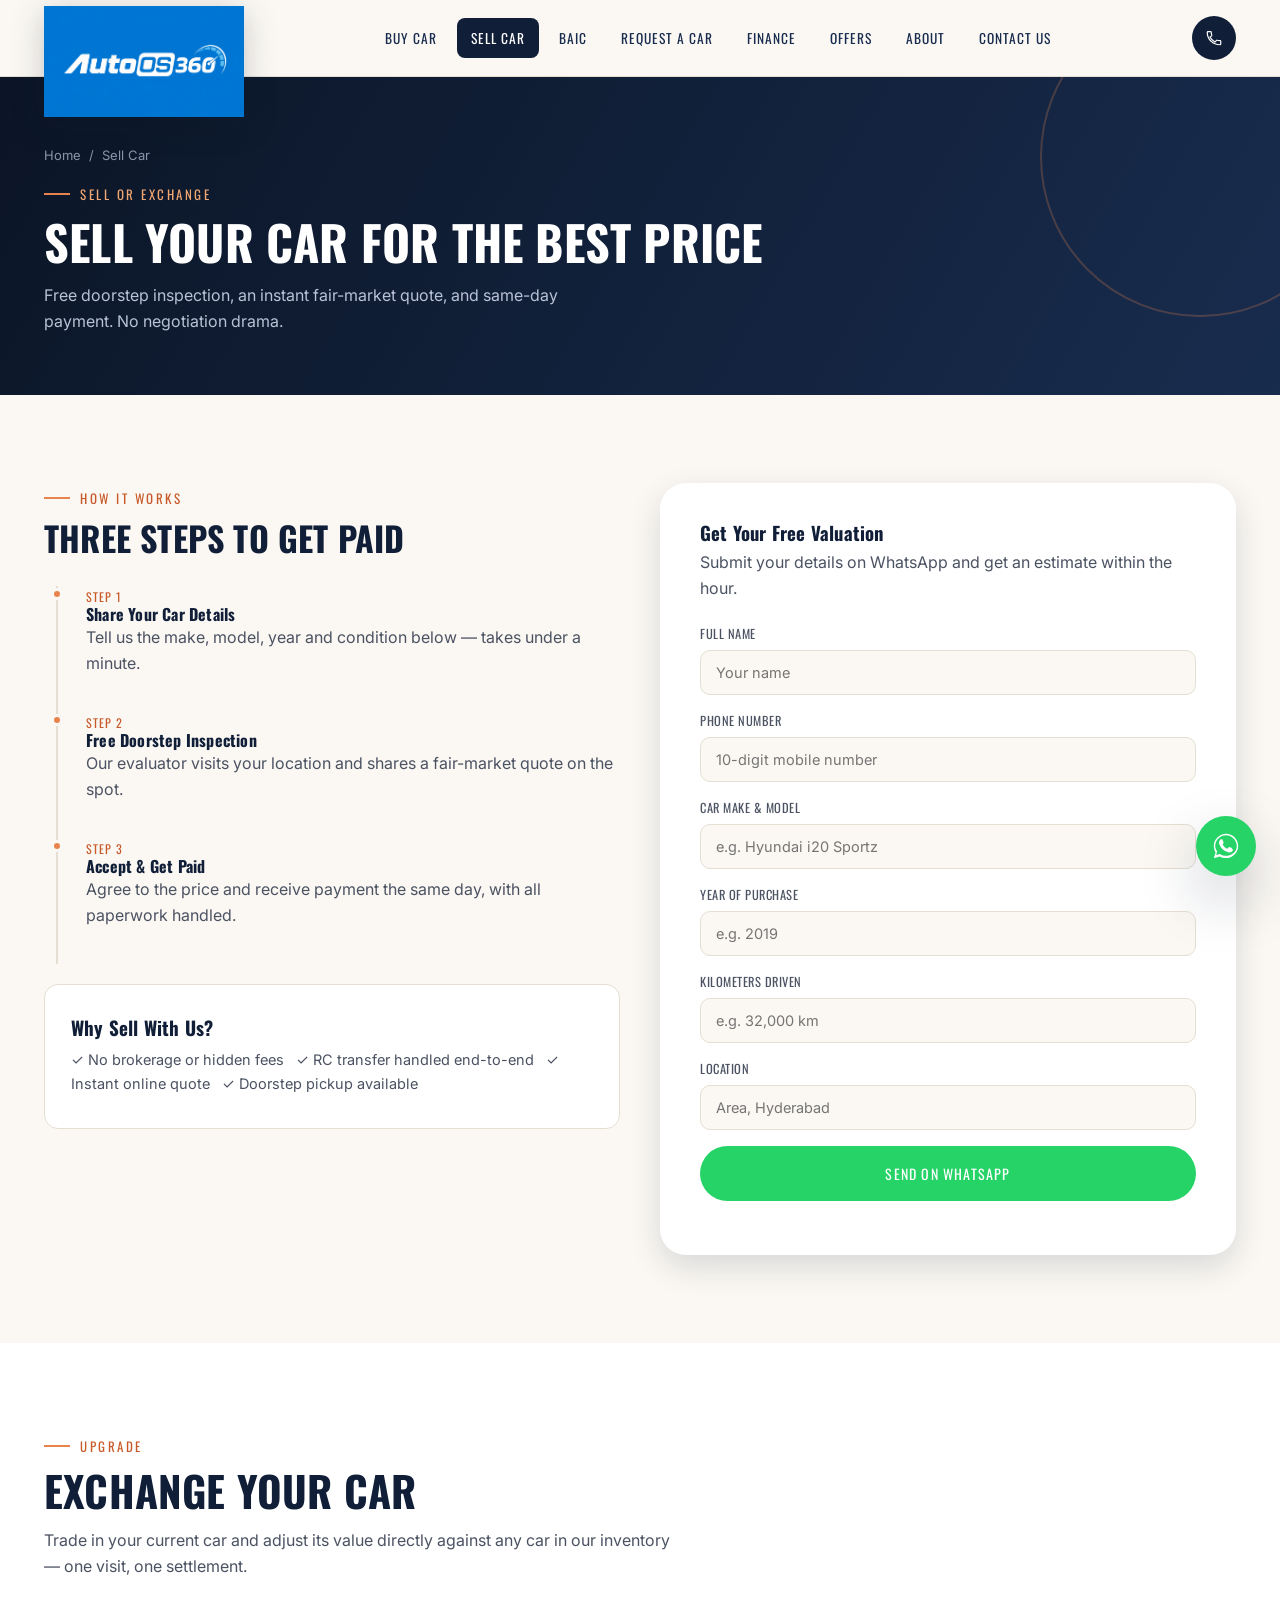
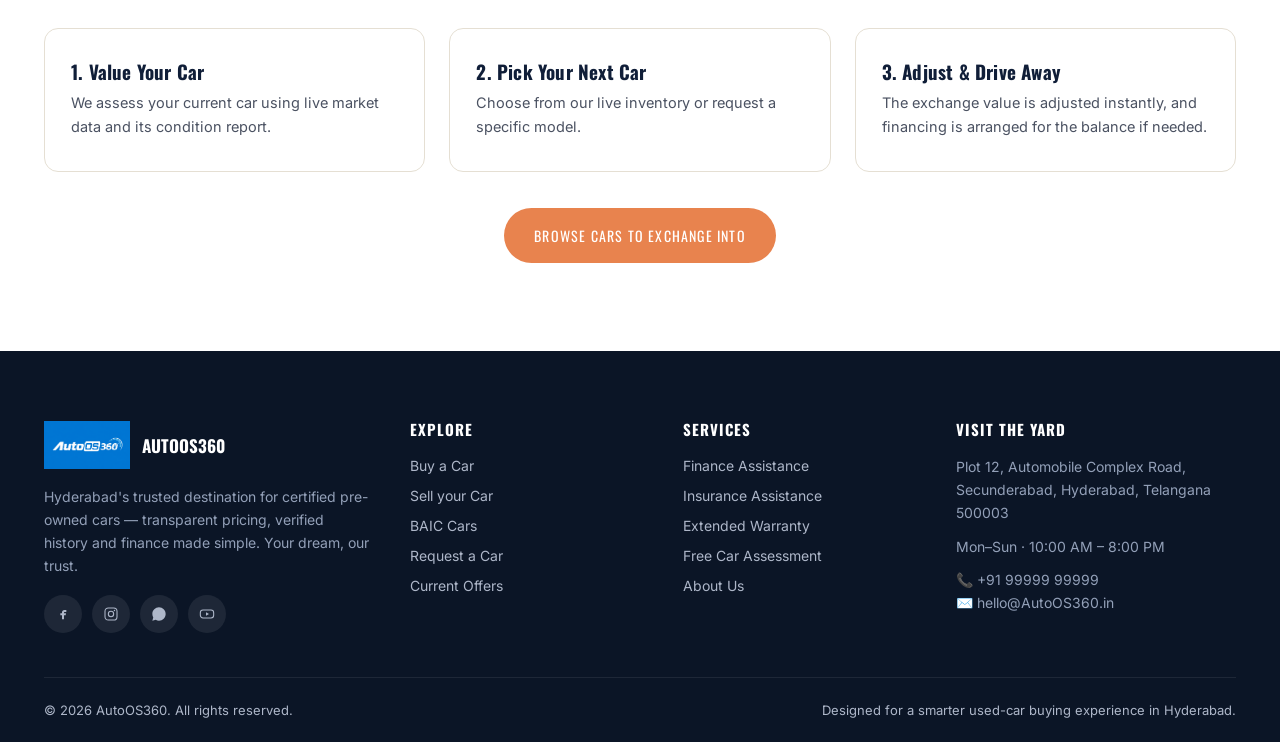
<file: sell-car.html>
<!DOCTYPE html>
<html lang="en">
<head>
<meta charset="UTF-8">
<meta name="viewport" content="width=device-width, initial-scale=1.0">
<title>Sell Your Car in Hyderabad — Best Price, Same Day Payment | AutoOS360</title>
<meta name="description" content="Sell or exchange your car in Hyderabad for the best market price. Free doorstep inspection, instant quote and same-day payment.">
<meta name="keywords" content="sell car hyderabad, sell used car, car valuation hyderabad, exchange car">
<link rel="canonical" href="https://www.AutoOS360.in/sell-car.html">
<meta property="og:title" content="Sell Your Car in Hyderabad — Best Price, Same Day Payment | AutoOS360">
<meta property="og:description" content="Sell or exchange your car in Hyderabad for the best market price. Free doorstep inspection, instant quote and same-day payment.">
<meta property="og:type" content="website">
<meta property="og:image" content="assets/logo.png">
<meta name="robots" content="index, follow">
<link rel="icon" href="assets/logo.png" type="image/png">
<link rel="preconnect" href="https://fonts.googleapis.com">
<link rel="preconnect" href="https://fonts.gstatic.com" crossorigin>
<link href="https://fonts.googleapis.com/css2?family=Oswald:wght@400;500;600;700&family=Inter:wght@400;500;600;700&display=swap" rel="stylesheet">
<link rel="stylesheet" href="css/base.css">
<link rel="stylesheet" href="css/components.css">
<script type="application/ld+json">
{
  "@context": "https://schema.org",
  "@type": "AutoDealer",
  "name": "AutoOS360",
  "image": "assets/logo.png",
  "url": "https://www.AutoOS360.in/",
  "telephone": "+91-99999-99999",
  "priceRange": "₹₹",
  "address": {
    "@type": "PostalAddress",
    "streetAddress": "Plot 12, Automobile Complex Road",
    "addressLocality": "Secunderabad, Hyderabad",
    "addressRegion": "Telangana",
    "postalCode": "500003",
    "addressCountry": "IN"
  },
  "openingHours": "Mo-Su 10:00-20:00",
  "sameAs": []
}
</script>
</head>
<body>
<header class="site-header">
  <div class="header-row">
    <a href="index.html" class="brand">
      <img src="assets/logo.png" alt="AutoOS360 logo">
    </a>
    <nav class="main-nav" aria-label="Primary">
      <a href="buy-car.html" data-nav="buy">Buy Car</a>
      <a href="sell-car.html" data-nav="sell" class="active">Sell Car</a>
      <a href="baic.html" data-nav="baic">BAIC</a>
      <a href="request-a-car.html" data-nav="request">Request a Car</a>
      <a href="finance.html" data-nav="finance">Finance</a>
      <a href="offers.html" data-nav="offers">Offers</a>
      <a href="about.html" data-nav="about">About</a>
      <a href="contact.html" data-nav="contact">Contact Us</a>
    </nav>
    <div class="header-actions">
      <a class="icon-btn desktop-only" href="tel:+919999999999" aria-label="Call dealership">
        <svg width="18" height="18" viewBox="0 0 24 24" fill="none"><path d="M6.6 10.8c1.4 2.8 3.8 5.1 6.6 6.6l2.2-2.2c.3-.3.7-.4 1-.2 1.1.4 2.3.6 3.6.6.6 0 1 .4 1 1V20c0 .6-.4 1-1 1C10.4 21 3 13.6 3 4.6c0-.6.4-1 1-1h3.4c.6 0 1 .4 1 1 0 1.3.2 2.5.6 3.6.1.4 0 .8-.2 1L6.6 10.8z" stroke="white" stroke-width="1.6"/></svg>
      </a>
      <button class="hamburger" aria-label="Open menu" aria-controls="mobileNav" aria-expanded="false">
        <span></span><span></span><span></span>
      </button>
    </div>
  </div>
</header>

<div class="nav-overlay"></div>
<aside class="mobile-nav" id="mobileNav">
  <div class="mobile-nav-top">
    <img src="assets/logo.png" alt="AutoOS360 logo" class="mobile-nav-logo">
    <button class="mobile-nav-close" aria-label="Close menu">✕</button>
  </div>
  <ul>
    <li><a href="buy-car.html">Buy Car</a></li>
    <li><a href="sell-car.html">Sell Car</a></li>
    <li><a href="baic.html">BAIC</a></li>
    <li><a href="request-a-car.html">Request a Car</a></li>
    <li><a href="finance.html">Finance</a></li>
    <li><a href="offers.html">Offers</a></li>
    <li><a href="about.html">About</a></li>
    <li><a href="contact.html">Contact Us</a></li>
  </ul>
  <div class="mobile-nav-foot">
    <a href="tel:+919999999999">📞 +91 99999 99999</a>
    <a href="https://wa.me/919999999999" target="_blank" rel="noopener">💬 Chat on WhatsApp</a>
    <a class="btn btn-primary btn-block" href="contact.html">Book a Test Drive</a>
  </div>
</aside>

<a class="wa-float" href="https://wa.me/919999999999" target="_blank" rel="noopener" aria-label="Chat on WhatsApp">
  <svg viewBox="0 0 32 32" fill="white"><path d="M16 3C9 3 3 9 3 16c0 2.5.7 4.8 1.9 6.8L3 29l6.4-1.8c1.9 1.1 4.1 1.7 6.6 1.7 7 0 13-6 13-13S23 3 16 3zm0 23.5c-2.2 0-4.3-.6-6.1-1.7l-.4-.3-4 1.1 1.1-3.9-.3-.4C5.1 19.4 4.5 17.7 4.5 16 4.5 9.8 9.8 4.5 16 4.5S27.5 9.8 27.5 16 22.2 26.5 16 26.5zm6.1-8.3c-.3-.2-2-1-2.3-1.1-.3-.1-.5-.2-.8.2-.2.3-.9 1.1-1.1 1.3-.2.2-.4.2-.8.1-.3-.2-1.4-.5-2.7-1.7-1-.9-1.7-2-1.9-2.3-.2-.3 0-.5.1-.7.2-.2.3-.4.5-.6.2-.2.2-.4.3-.6.1-.2.1-.5 0-.7-.1-.2-.8-1.9-1-2.6-.3-.7-.6-.6-.8-.6h-.7c-.2 0-.6.1-1 .5-.3.3-1.3 1.3-1.3 3.1 0 1.8 1.3 3.6 1.5 3.9.2.3 2.6 4 6.3 5.5.9.4 1.6.6 2.1.7.9.3 1.7.2 2.3.1.7-.1 2-.8 2.3-1.6.3-.8.3-1.5.2-1.6-.1-.2-.3-.2-.6-.4z"/></svg>
</a>
<section class="page-hero">
  <div class="container">
    <div class="breadcrumb"><a href="index.html">Home</a><span>/</span><span>Sell Car</span></div>
    <span class="eyebrow">Sell Or Exchange</span>
    <h1>Sell Your Car For The Best Price</h1>
    <p>Free doorstep inspection, an instant fair-market quote, and same-day payment. No negotiation drama.</p>
  </div>
</section>

<section class="section" id="valuation">
  <div class="container">
    <div class="contact-grid">
      <div class="reveal">
        <span class="eyebrow">How It Works</span>
        <h2 style="text-transform:uppercase;font-size:clamp(24px,3vw,34px);">Three Steps To Get Paid</h2>
        <div class="timeline" style="margin-top:30px;">
          <div class="timeline-item"><span>Step 1</span><h4>Share Your Car Details</h4><p>Tell us the make, model, year and condition below — takes under a minute.</p></div>
          <div class="timeline-item"><span>Step 2</span><h4>Free Doorstep Inspection</h4><p>Our evaluator visits your location and shares a fair-market quote on the spot.</p></div>
          <div class="timeline-item"><span>Step 3</span><h4>Accept & Get Paid</h4><p>Agree to the price and receive payment the same day, with all paperwork handled.</p></div>
        </div>
        <div class="tile" style="margin-top:20px;">
          <h3>Why Sell With Us?</h3>
          <p>✓ No brokerage or hidden fees &nbsp; ✓ RC transfer handled end-to-end &nbsp; ✓ Instant online quote &nbsp; ✓ Doorstep pickup available</p>
        </div>
      </div>

      <div class="form-card reveal">
        <h3 style="margin-bottom:6px;">Get Your Free Valuation</h3>
        <p style="margin-bottom:22px;">Submit your details on WhatsApp and get an estimate within the hour.</p>
        <form data-wa-form="Free Car Valuation Request">
          <div class="form-group"><label for="s-name">Full Name</label><input id="s-name" name="name" required placeholder="Your name"></div>
          <div class="form-group"><label for="s-phone">Phone Number</label><input id="s-phone" name="phone" type="tel" required placeholder="10-digit mobile number"></div>
          <div class="form-group"><label for="s-brand">Car Make & Model</label><input id="s-brand" name="car-make-model" required placeholder="e.g. Hyundai i20 Sportz"></div>
          <div class="form-group"><label for="s-year">Year Of Purchase</label><input id="s-year" name="year" required placeholder="e.g. 2019"></div>
          <div class="form-group"><label for="s-km">Kilometers Driven</label><input id="s-km" name="km-driven" placeholder="e.g. 32,000 km"></div>
          <div class="form-group"><label for="s-city">Location</label><input id="s-city" name="location" placeholder="Area, Hyderabad"></div>
          <button type="submit" class="btn btn-whatsapp btn-block">Send On WhatsApp</button>
          <p class="form-note"></p>
        </form>
      </div>
    </div>
  </div>
</section>

<section class="section section-alt" id="exchange">
  <div class="container">
    <div class="section-head reveal">
      <span class="eyebrow">Upgrade</span>
      <h2>Exchange Your Car</h2>
      <p>Trade in your current car and adjust its value directly against any car in our inventory — one visit, one settlement.</p>
    </div>
    <div class="tile-grid">
      <div class="tile reveal"><h3>1. Value Your Car</h3><p>We assess your current car using live market data and its condition report.</p></div>
      <div class="tile reveal"><h3>2. Pick Your Next Car</h3><p>Choose from our live inventory or request a specific model.</p></div>
      <div class="tile reveal"><h3>3. Adjust & Drive Away</h3><p>The exchange value is adjusted instantly, and financing is arranged for the balance if needed.</p></div>
    </div>
    <div style="text-align:center;margin-top:36px;">
      <a href="buy-car.html" class="btn btn-primary">Browse Cars To Exchange Into</a>
    </div>
  </div>
</section>
<footer class="site-footer">
  <div class="container">
    <div class="footer-grid">
      <div>
        <div class="footer-brand">
          <img src="assets/logo.png" alt="AutoOS360 logo">
          <strong>AutoOS360</strong>
        </div>
        <p>Hyderabad's trusted destination for certified pre-owned cars — transparent pricing, verified history and finance made simple. Your dream, our trust.</p>
        <div class="footer-social" style="margin-top:18px;">
          <a href="#" aria-label="Facebook"><svg width="16" height="16" viewBox="0 0 24 24" fill="none"><path d="M14 9h3V6h-3c-2 0-3.5 1.5-3.5 3.5V11H8v3h2.5v6h3v-6H16l.5-3h-3V9.7c0-.4.3-.7.5-.7z" fill="#AEB7C9"/></svg></a>
          <a href="#" aria-label="Instagram"><svg width="16" height="16" viewBox="0 0 24 24" fill="none"><rect x="3" y="3" width="18" height="18" rx="5" stroke="#AEB7C9" stroke-width="1.6"/><circle cx="12" cy="12" r="4" stroke="#AEB7C9" stroke-width="1.6"/><circle cx="17.2" cy="6.8" r="1.1" fill="#AEB7C9"/></svg></a>
          <a href="https://wa.me/919999999999" target="_blank" rel="noopener" aria-label="WhatsApp"><svg width="16" height="16" viewBox="0 0 24 24" fill="#AEB7C9"><path d="M12 2C6.5 2 2 6.5 2 12c0 1.9.5 3.6 1.4 5.1L2 22l5.1-1.3C8.6 21.6 10.3 22 12 22c5.5 0 10-4.5 10-10S17.5 2 12 2z"/></svg></a>
          <a href="#" aria-label="YouTube"><svg width="16" height="16" viewBox="0 0 24 24" fill="none"><rect x="2" y="6" width="20" height="12" rx="4" stroke="#AEB7C9" stroke-width="1.6"/><path d="M10.5 9.5v5l4.5-2.5-4.5-2.5z" fill="#AEB7C9"/></svg></a>
        </div>
      </div>
      <div>
        <h4>Explore</h4>
        <ul>
          <li><a href="buy-car.html">Buy a Car</a></li>
          <li><a href="sell-car.html">Sell your Car</a></li>
          <li><a href="baic.html">BAIC Cars</a></li>
          <li><a href="request-a-car.html">Request a Car</a></li>
          <li><a href="offers.html">Current Offers</a></li>
        </ul>
      </div>
      <div>
        <h4>Services</h4>
        <ul>
          <li><a href="finance.html">Finance Assistance</a></li>
          <li><a href="finance.html#insurance">Insurance Assistance</a></li>
          <li><a href="index.html#warranty">Extended Warranty</a></li>
          <li><a href="index.html#assessment">Free Car Assessment</a></li>
          <li><a href="about.html">About Us</a></li>
        </ul>
      </div>
      <div>
        <h4>Visit the Yard</h4>
        <p>Plot 12, Automobile Complex Road,<br>Secunderabad, Hyderabad, Telangana 500003</p>
        <p style="margin-top:10px;">Mon–Sun · 10:00 AM – 8:00 PM</p>
        <p style="margin-top:10px;">📞 +91 99999 99999<br>✉️ hello@AutoOS360.in</p>
      </div>
    </div>
    <div class="footer-bottom">
      <span>© 2026 AutoOS360. All rights reserved.</span>
      <span>Designed for a smarter used-car buying experience in Hyderabad.</span>
    </div>
  </div>
</footer>
<script src="js/main.js"></script>

</body>
</html>
</file>
<file: css/base.css>
/* =========================================================
   ARADHYA CAR BAZAR — DESIGN TOKENS
   Palette drawn from the roundel logo: deep navy + burnt orange.
   Signature device: the concentric "roundel" ring — reused as
   photo frames, stat dials and section dividers throughout.
   ========================================================= */

:root{
  /* Colour */
  --navy-950:#0B1526;
  --navy-900:#101E38;
  --navy-800:#182C4E;
  --navy-700:#233B69;
  --orange-600:#C85A2A;
  --orange-500:#E8834E;
  --orange-400:#F0A671;
  --cream-50:#FBF8F3;
  --cream-100:#F4EEE3;
  --ink-900:#1B1F27;
  --ink-600:#4B5262;
  --ink-400:#7A8194;
  --white:#FFFFFF;
  --line:#E5DFD3;
  --success:#2F9E5B;
  --whatsapp:#25D366;

  /* Type */
  --font-display:'Oswald', 'Arial Narrow', sans-serif;
  --font-body:'Inter', -apple-system, BlinkMacSystemFont, 'Segoe UI', sans-serif;

  /* Layout */
  --maxw:1240px;
  --radius-sm:8px;
  --radius-md:14px;
  --radius-lg:26px;
  --shadow-sm:0 2px 10px rgba(16,30,56,.08);
  --shadow-md:0 12px 32px rgba(16,30,56,.14);
  --shadow-lg:0 24px 60px rgba(16,30,56,.22);
}

*,*::before,*::after{box-sizing:border-box;}
html{scroll-behavior:smooth;}
body{
  margin:0;
  font-family:var(--font-body);
  color:var(--ink-900);
  background:var(--cream-50);
  -webkit-font-smoothing:antialiased;
  overflow-x:hidden;
}
img{max-width:100%;display:block;}
a{color:inherit;text-decoration:none;}
ul{margin:0;padding:0;list-style:none;}
h1,h2,h3,h4{font-family:var(--font-display);margin:0;line-height:1.08;letter-spacing:.2px;color:var(--navy-900);}
p{margin:0;line-height:1.65;color:var(--ink-600);}
button{font-family:inherit;cursor:pointer;}
input,select,textarea{font-family:inherit;}

:focus-visible{outline:3px solid var(--orange-500);outline-offset:2px;}

.container{max-width:var(--maxw);margin:0 auto;padding:0 24px;}
.eyebrow{
  font-family:var(--font-display);
  text-transform:uppercase;
  letter-spacing:2.5px;
  font-size:13px;
  color:var(--orange-600);
  display:inline-flex;
  align-items:center;
  gap:10px;
  margin-bottom:12px;
}
.eyebrow::before{content:'';width:26px;height:2px;background:var(--orange-500);display:inline-block;}

.section{padding:88px 0;}
.section-head{max-width:640px;margin-bottom:48px;}
.section-head h2{font-size:clamp(28px,4vw,42px);text-transform:uppercase;}
.section-head p{margin-top:14px;font-size:16px;}
.section-alt{background:var(--white);}
.section-navy{background:var(--navy-900);}
.section-navy .eyebrow{color:var(--orange-400);}
.section-navy .section-head h2,.section-navy h3{color:var(--white);}
.section-navy p{color:#B9C2D6;}

/* Buttons */
.btn{
  display:inline-flex;align-items:center;justify-content:center;gap:8px;
  padding:15px 28px;border-radius:999px;font-family:var(--font-display);
  font-size:14px;letter-spacing:1.2px;text-transform:uppercase;
  border:2px solid transparent;transition:.25s ease;white-space:nowrap;
}
.btn-primary{background:var(--orange-500);color:var(--white);}
.btn-primary:hover{background:var(--orange-600);transform:translateY(-2px);box-shadow:var(--shadow-md);}
.btn-outline{border-color:var(--navy-900);color:var(--navy-900);background:transparent;}
.btn-outline:hover{background:var(--navy-900);color:var(--white);}
.btn-light{border-color:rgba(255,255,255,.5);color:var(--white);}
.btn-light:hover{background:var(--white);color:var(--navy-900);}
.btn-whatsapp{background:var(--whatsapp);color:var(--white);}
.btn-whatsapp:hover{background:#1eb959;transform:translateY(-2px);}
.btn-sm{padding:10px 20px;font-size:12px;}
.btn-block{width:100%;}

/* Roundel signature device */
.roundel{
  position:relative;border-radius:50%;
  display:flex;align-items:center;justify-content:center;
}
.roundel::before{
  content:'';position:absolute;inset:-10px;border-radius:50%;
  border:2px solid var(--orange-400);opacity:.55;
}
.roundel::after{
  content:'';position:absolute;inset:-20px;border-radius:50%;
  border:1px solid var(--orange-300,#F0A671);opacity:.28;
}

/* ===== Header / Nav ===== */
.site-header{
  position:sticky;top:0;z-index:900;
  background:rgba(251,248,243,.92);
  backdrop-filter:blur(10px);
  border-bottom:1px solid var(--line);
}
.header-row{
  display:flex;align-items:center;justify-content:space-between;
  height:76px;padding:0 24px;max-width:var(--maxw);margin:0 auto;gap:20px;
}
/* Logo is deliberately larger than the header bar. It's pinned near the
   top of the bar and allowed to hang DOWN over the content below —
   never up past the top of the page, which the browser would clip. */
.brand{position:relative;flex:0 0 auto;width:200px;height:100%;transition:width .25s ease;}
.brand img{
  position:absolute;left:0;top:6px;
  width:200px;height:auto;object-fit:contain;
  filter:drop-shadow(0 6px 16px rgba(11,21,38,.22));
  transition:width .25s ease, top .25s ease, transform .25s ease;
}
.mobile-nav-logo{height:60px;width:60px;object-fit:contain;}

/* Once the page is scrolled, shrink the logo so it sits fully inside the
   slim header bar instead of overhanging the content below. */
.site-header.scrolled .brand{width:80px;}
.site-header.scrolled .brand img{
  width:80px;height:80px;top:50%;transform:translateY(-50%);
}

@media(max-width:600px){
  .header-row{height:64px;}
  .brand{width:118px;}
  .brand img{width:118px;top:4px;}
  .site-header.scrolled .brand{width:52px;}
  .site-header.scrolled .brand img{width:52px;height:52px;top:50%;transform:translateY(-50%);}
}

.main-nav{display:flex;align-items:center;gap:6px;}
.main-nav a{
  font-family:var(--font-display);font-size:13.5px;letter-spacing:1px;
  text-transform:uppercase;padding:10px 14px;border-radius:8px;color:var(--navy-800);
  transition:.2s;
}
.main-nav a:hover,.main-nav a.active{background:var(--navy-900);color:var(--white);}

.header-actions{display:flex;align-items:center;gap:12px;}
.icon-btn{
  width:44px;height:44px;border-radius:50%;display:flex;align-items:center;justify-content:center;
  background:var(--navy-900);color:var(--white);border:none;
}
.hamburger{display:none;flex-direction:column;gap:5px;width:44px;height:44px;
  border:none;background:var(--navy-900);border-radius:10px;align-items:center;justify-content:center;}
.hamburger span{width:20px;height:2px;background:var(--white);border-radius:2px;}

/* Mobile slide-in nav (right side, app style) */
.nav-overlay{
  position:fixed;inset:0;background:rgba(11,21,38,.55);
  opacity:0;visibility:hidden;transition:.3s;z-index:998;
}
.nav-overlay.open{opacity:1;visibility:visible;}
.mobile-nav{
  position:fixed;top:0;right:0;bottom:0;width:82%;max-width:340px;
  background:var(--navy-950);z-index:999;
  transform:translateX(100%);transition:transform .35s cubic-bezier(.2,.9,.3,1);
  display:flex;flex-direction:column;padding:26px 22px;
}
.mobile-nav.open{transform:translateX(0);}
.mobile-nav-top{display:flex;justify-content:space-between;align-items:center;margin-bottom:28px;}
.mobile-nav-top .brand-text strong{color:var(--white);}
.mobile-nav-close{width:40px;height:40px;border-radius:50%;background:rgba(255,255,255,.08);border:none;color:var(--white);font-size:18px;}
.mobile-nav ul{display:flex;flex-direction:column;gap:4px;}
.mobile-nav a{
  font-family:var(--font-display);font-size:17px;letter-spacing:1px;text-transform:uppercase;
  color:#DCE2EF;padding:15px 6px;border-bottom:1px solid rgba(255,255,255,.08);
  display:flex;justify-content:space-between;align-items:center;
}
.mobile-nav a:hover,.mobile-nav a.active{color:var(--orange-400);}
.mobile-nav-foot{margin-top:auto;padding-top:20px;display:flex;flex-direction:column;gap:12px;}
.mobile-nav-foot a{color:#B9C2D6;font-size:14px;}

/* Floating WhatsApp */
.wa-float{
  position:fixed;bottom:24px;right:24px;z-index:500;
  width:60px;height:60px;border-radius:50%;background:var(--whatsapp);
  display:flex;align-items:center;justify-content:center;box-shadow:var(--shadow-lg);
  color:var(--white);
}
.wa-float svg{width:30px;height:30px;}

/* Footer */
.site-footer{background:var(--navy-950);color:#AEB7C9;padding:70px 0 24px;}
.footer-grid{display:grid;grid-template-columns:1.4fr 1fr 1fr 1.2fr;gap:40px;padding-bottom:44px;border-bottom:1px solid rgba(255,255,255,.08);}
.footer-grid h4{color:var(--white);font-size:15px;text-transform:uppercase;letter-spacing:1px;margin-bottom:18px;}
.footer-grid p{color:#93A0B8;font-size:14px;}
.footer-grid ul li{margin-bottom:10px;}
.footer-grid ul a{font-size:14px;color:#AEB7C9;}
.footer-grid ul a:hover{color:var(--orange-400);}
.footer-brand{display:flex;align-items:center;gap:12px;margin-bottom:16px;}
.footer-brand img{height:48px;}
.footer-brand strong{color:var(--white);font-family:var(--font-display);font-size:17px;text-transform:uppercase;}
.footer-bottom{display:flex;justify-content:space-between;align-items:center;padding-top:24px;font-size:13px;flex-wrap:wrap;gap:10px;}
.footer-social{display:flex;gap:10px;}
.footer-social a{width:38px;height:38px;border-radius:50%;background:rgba(255,255,255,.08);display:flex;align-items:center;justify-content:center;}
.footer-social a:hover{background:var(--orange-500);}

/* Page hero (interior pages) */
.page-hero{
  background:linear-gradient(120deg,var(--navy-950),var(--navy-800));
  padding:70px 0 60px;position:relative;overflow:hidden;
}
.page-hero::after{
  content:'';position:absolute;right:-80px;top:-80px;width:320px;height:320px;
  border-radius:50%;border:2px solid rgba(232,131,78,.25);
}
.page-hero .eyebrow{color:var(--orange-400);}
.page-hero h1{color:var(--white);font-size:clamp(30px,5vw,48px);text-transform:uppercase;}
.page-hero p{color:#B9C2D6;margin-top:14px;max-width:560px;}
.breadcrumb{display:flex;gap:8px;font-size:13px;color:#8B96AC;margin-bottom:16px;}
.breadcrumb a:hover{color:var(--orange-400);}

@media(max-width:980px){
  .main-nav,.header-actions .icon-btn.desktop-only{display:none;}
  .hamburger{display:flex;}
  .footer-grid{grid-template-columns:1fr 1fr;}
}
@media(max-width:600px){
  .footer-grid{grid-template-columns:1fr;}
  .section{padding:60px 0;}
}
</file>
<file: css/components.css>
/* ===== Hero Carousel ===== */
.hero{position:relative;overflow:hidden;background:var(--navy-950);}
.hero-viewport{position:relative;height:min(78vh,640px);min-height:460px;overflow:hidden;}
.hero-track{display:flex;height:100%;transition:transform .7s cubic-bezier(.2,.9,.3,1);}
.hero-slide{
  min-width:100%;height:100%;position:relative;
  display:flex;align-items:center;
  background-size:cover;background-position:center;
}
.hero-slide::before{content:'';position:absolute;inset:0;background:linear-gradient(100deg,rgba(11,21,38,.92) 15%,rgba(11,21,38,.55) 55%,rgba(11,21,38,.25));}
.hero-slide.align-right::before{background:linear-gradient(260deg,rgba(11,21,38,.92) 15%,rgba(11,21,38,.55) 55%,rgba(11,21,38,.25));}

.hero-slide-content{position:relative;z-index:2;max-width:640px;width:100%;padding:0 24px;}
.hero-slide-content.pos-left{margin-left:max(24px, calc((100% - var(--maxw)) / 2));margin-right:auto;}
.hero-slide-content.pos-right{margin-right:max(24px, calc((100% - var(--maxw)) / 2));margin-left:auto;text-align:right;}
.hero-slide-content.pos-right .eyebrow{flex-direction:row-reverse;}
.hero-slide-content.pos-right p{margin-left:auto;margin-right:0;}
.hero-slide-content.pos-right .hero-cta-row{justify-content:flex-end;}

.hero-slide-content .eyebrow{color:var(--orange-400);}
.hero-slide-content h1{color:var(--white);font-size:clamp(32px,5.4vw,58px);text-transform:uppercase;}
.hero-slide-content p{color:#C7CFE0;margin-top:16px;font-size:17px;max-width:480px;}
.hero-cta-row{display:flex;gap:14px;margin-top:30px;flex-wrap:wrap;}
.hero-slide.s1{background-image:linear-gradient(120deg,#101E38,#182C4E);}
.hero-slide.s2{background-image:linear-gradient(120deg,#182C4E,#233B69);}
.hero-slide.s3{background-image:linear-gradient(120deg,#0B1526,#182C4E);}

.hero-art{position:absolute;right:4%;bottom:0;width:46%;max-width:560px;z-index:1;opacity:.95;}

@media(max-width:640px){
  /* Alternating alignment needs room to breathe; on small screens
     keep every slide left-aligned so paragraphs stay easy to read. */
  .hero-slide-content.pos-right{margin-left:max(24px, calc((100% - var(--maxw)) / 2));margin-right:auto;text-align:left;}
  .hero-slide-content.pos-right .eyebrow{flex-direction:row;}
  .hero-slide-content.pos-right p{margin-left:0;margin-right:auto;}
  .hero-slide-content.pos-right .hero-cta-row{justify-content:flex-start;}
  .hero-slide.align-right::before{background:linear-gradient(100deg,rgba(11,21,38,.92) 15%,rgba(11,21,38,.55) 55%,rgba(11,21,38,.25));}
}

.hero-controls{position:absolute;bottom:26px;left:0;right:0;z-index:3;display:flex;align-items:center;justify-content:center;gap:18px;}
.hero-arrow{width:40px;height:40px;border-radius:50%;border:1px solid rgba(255,255,255,.4);background:rgba(255,255,255,.08);color:#fff;display:flex;align-items:center;justify-content:center;}
.hero-dots{display:flex;gap:8px;}
.hero-dots button{width:9px;height:9px;border-radius:50%;border:none;background:rgba(255,255,255,.35);padding:0;}
.hero-dots button.active{background:var(--orange-500);width:24px;border-radius:6px;}

/* ===== Quick search bar over hero ===== */
.quick-search{
  position:relative;z-index:5;max-width:var(--maxw);margin:-42px auto 0;padding:0 24px;
}
.quick-search-inner{
  background:var(--white);border-radius:var(--radius-md);box-shadow:var(--shadow-lg);
  padding:22px;display:grid;grid-template-columns:repeat(4,1fr) auto;gap:14px;align-items:end;
}
.field{display:flex;flex-direction:column;gap:6px;}
.field label{font-size:11px;text-transform:uppercase;letter-spacing:1px;color:var(--ink-400);font-family:var(--font-display);}
.field select,.field input{
  border:1.5px solid var(--line);border-radius:10px;padding:12px 14px;font-size:14px;color:var(--ink-900);background:var(--cream-50);
}
.field select:focus,.field input:focus{border-color:var(--orange-500);}

/* ===== Stat dial strip ===== */
.stat-strip{display:grid;grid-template-columns:repeat(4,1fr);gap:24px;padding:60px 0 20px;}
.stat-dial{text-align:center;}
.stat-dial .roundel{width:104px;height:104px;margin:0 auto 14px;background:var(--navy-900);color:var(--white);}
.stat-dial .roundel strong{font-family:var(--font-display);font-size:26px;}
.stat-dial span{display:block;font-size:13px;color:var(--ink-600);text-transform:uppercase;letter-spacing:1px;margin-top:2px;}

/* ===== Inventory Cards ===== */
.inv-grid{display:grid;grid-template-columns:repeat(3,1fr);gap:26px;}
.car-card{
  background:var(--white);border-radius:var(--radius-md);overflow:hidden;box-shadow:var(--shadow-sm);
  transition:.3s;border:1px solid var(--line);
}
.car-card:hover{transform:translateY(-6px);box-shadow:var(--shadow-md);}
.car-link{display:block;}
.car-link h3{transition:color .2s;}
.car-card:hover .car-link h3{color:var(--orange-600);}
.car-thumb{
  height:190px;position:relative;
  background:linear-gradient(135deg,var(--navy-800),var(--navy-700));
  display:flex;align-items:center;justify-content:center;
}
.car-thumb svg{width:78%;}
.car-badge{position:absolute;top:12px;left:12px;background:var(--orange-500);color:#fff;font-family:var(--font-display);font-size:11px;letter-spacing:1px;padding:6px 12px;border-radius:999px;text-transform:uppercase;}
.car-fuel-badge{position:absolute;top:12px;right:12px;background:rgba(255,255,255,.9);color:var(--navy-900);font-size:11px;padding:6px 10px;border-radius:999px;font-family:var(--font-display);letter-spacing:.5px;}
.car-body{padding:20px;}
.car-body h3{font-size:19px;text-transform:none;}
.car-meta{display:flex;gap:14px;flex-wrap:wrap;margin:12px 0;font-size:12.5px;color:var(--ink-600);}
.car-meta span{display:flex;align-items:center;gap:5px;}
.car-price-row{display:flex;align-items:center;justify-content:space-between;margin-top:14px;padding-top:14px;border-top:1px dashed var(--line);}
.car-price strong{font-family:var(--font-display);font-size:21px;color:var(--navy-900);}
.car-price span{display:block;font-size:11px;color:var(--ink-400);text-transform:uppercase;}

.filter-bar{display:flex;flex-wrap:wrap;gap:10px;margin-bottom:34px;}
.filter-chip{
  padding:9px 18px;border-radius:999px;border:1.5px solid var(--line);background:var(--white);
  font-size:13px;font-family:var(--font-display);letter-spacing:.5px;text-transform:uppercase;color:var(--ink-600);
}
.filter-chip.active,.filter-chip:hover{background:var(--navy-900);color:#fff;border-color:var(--navy-900);}

/* ===== Service tiles (sell/exchange/testdrive/finance/insurance/warranty) ===== */
.tile-grid{display:grid;grid-template-columns:repeat(3,1fr);gap:24px;}
.tile{
  background:var(--white);border-radius:var(--radius-md);padding:32px 26px;border:1px solid var(--line);
  transition:.25s;position:relative;overflow:hidden;
}
.tile:hover{border-color:var(--orange-400);box-shadow:var(--shadow-md);transform:translateY(-4px);}
.tile-icon{width:56px;height:56px;border-radius:16px;background:var(--navy-900);display:flex;align-items:center;justify-content:center;margin-bottom:18px;}
.tile h3{font-size:19px;text-transform:none;margin-bottom:10px;}
.tile p{font-size:14.5px;}
.tile a.tile-link{display:inline-flex;align-items:center;gap:6px;margin-top:16px;color:var(--orange-600);font-family:var(--font-display);font-size:13px;letter-spacing:.5px;text-transform:uppercase;}

/* ===== EMI Calculator ===== */
.emi-wrap{display:grid;grid-template-columns:1.2fr 1fr;gap:0;background:var(--white);border-radius:var(--radius-lg);overflow:hidden;box-shadow:var(--shadow-md);}
.emi-form{padding:44px;}
.emi-slider-group{margin-bottom:26px;}
.emi-slider-label{display:flex;justify-content:space-between;font-family:var(--font-display);font-size:13px;text-transform:uppercase;letter-spacing:.5px;color:var(--ink-600);margin-bottom:10px;}
.emi-slider-label b{color:var(--navy-900);font-size:15px;}
input[type=range]{width:100%;accent-color:var(--orange-500);height:6px;}
.emi-result{background:var(--navy-950);color:#fff;padding:44px;display:flex;flex-direction:column;justify-content:center;}
.emi-result .roundel{width:150px;height:150px;background:var(--orange-500);margin:0 auto 24px;flex-direction:column;}
.emi-result .roundel strong{font-family:var(--font-display);font-size:15px;}
.emi-result .roundel small{font-size:24px;font-family:var(--font-display);}
.emi-breakdown{display:flex;justify-content:space-between;padding:14px 0;border-bottom:1px solid rgba(255,255,255,.12);font-size:13px;}
.emi-breakdown b{font-family:var(--font-display);font-size:16px;color:var(--orange-400);}

/* ===== Testimonials ===== */
.testi-viewport{overflow:hidden;}
.testi-track{display:flex;transition:transform .6s ease;}
.testi-card{min-width:100%;display:flex;gap:32px;align-items:center;padding:10px;}
.testi-photo{width:150px;height:150px;flex:0 0 auto;border-radius:16px;overflow:hidden;box-shadow:var(--shadow-sm);border:3px solid var(--orange-400);}
.testi-photo img{width:150px;height:150px;object-fit:cover;display:block;}
.testi-stars{color:var(--orange-500);margin-bottom:12px;font-size:15px;letter-spacing:2px;}
.testi-quote{font-size:18px;color:var(--navy-900);font-style:italic;max-width:640px;}
.testi-name{margin-top:16px;font-family:var(--font-display);text-transform:uppercase;font-size:14px;letter-spacing:.5px;color:var(--navy-900);}
.testi-name span{display:block;color:var(--ink-400);font-family:var(--font-body);font-size:12.5px;text-transform:none;font-style:normal;margin-top:2px;}

.review-grid{display:grid;grid-template-columns:repeat(3,1fr);gap:22px;}
.review-card{background:var(--white);border:1px solid var(--line);border-radius:var(--radius-md);padding:26px;}

/* Review carousel (Customer Reviews) */
.review-viewport{overflow:hidden;max-width:760px;margin:0 auto;}
.review-track{display:flex;transition:transform .6s ease;}
.review-slide{min-width:100%;padding:6px;}
.review-slide-inner{
  background:var(--white);border:1px solid var(--line);border-radius:var(--radius-lg);
  padding:40px;text-align:center;box-shadow:var(--shadow-sm);
}
.review-slide-inner .testi-stars{justify-content:center;display:flex;}
.review-slide-inner p{font-size:17px;color:var(--navy-900);font-style:italic;max-width:560px;margin:0 auto;}
.review-controls{display:flex;align-items:center;justify-content:center;gap:18px;margin-top:26px;}
.review-arrow{width:40px;height:40px;border-radius:50%;border:1px solid var(--line);background:var(--white);color:var(--navy-900);display:flex;align-items:center;justify-content:center;}
.review-arrow:hover{background:var(--navy-900);color:#fff;border-color:var(--navy-900);}
.review-dots{display:flex;gap:8px;}
.review-dots button{width:9px;height:9px;border-radius:50%;border:none;background:var(--line);padding:0;}
.review-dots button.active{background:var(--orange-500);width:24px;border-radius:6px;}

/* ===== Free assessment CTA ===== */
.assess-banner{
  background:linear-gradient(115deg,var(--orange-600),var(--orange-500));
  border-radius:var(--radius-lg);padding:52px;display:flex;align-items:center;justify-content:space-between;gap:30px;flex-wrap:wrap;color:#fff;
}
.assess-banner h2{color:#fff;font-size:clamp(24px,3.4vw,34px);text-transform:uppercase;max-width:480px;}
.assess-banner p{color:rgba(255,255,255,.9);margin-top:10px;max-width:420px;}

/* ===== Forms (contact / general) ===== */
.form-card{background:var(--white);border-radius:var(--radius-lg);box-shadow:var(--shadow-md);padding:40px;}
.form-grid{display:grid;grid-template-columns:1fr 1fr;gap:18px;}
.form-grid .full{grid-column:1/-1;}
.form-group{display:flex;flex-direction:column;gap:7px;margin-bottom:16px;}
.form-group label{font-size:12.5px;font-family:var(--font-display);letter-spacing:.5px;text-transform:uppercase;color:var(--ink-600);}
.form-group input,.form-group select,.form-group textarea{
  border:1.5px solid var(--line);border-radius:10px;padding:13px 15px;font-size:14.5px;background:var(--cream-50);color:var(--ink-900);
}
.form-group input:focus,.form-group select:focus,.form-group textarea:focus{border-color:var(--orange-500);}
.form-note{margin-top:14px;font-size:13px;color:var(--success);opacity:0;transition:.3s;}
.form-note.show{opacity:1;}

.contact-grid{display:grid;grid-template-columns:1fr 1fr;gap:40px;align-items:start;}
.contact-info-card{background:var(--navy-950);color:#fff;border-radius:var(--radius-lg);padding:40px;}
.contact-info-card h3{color:#fff;font-size:20px;margin-bottom:20px;}
.contact-line{display:flex;gap:14px;align-items:flex-start;margin-bottom:20px;}
.contact-line .ic{width:40px;height:40px;border-radius:12px;background:rgba(232,131,78,.16);display:flex;align-items:center;justify-content:center;flex:0 0 auto;}
.contact-line p{color:#C7CFE0;font-size:14px;}
.map-frame{border-radius:var(--radius-md);overflow:hidden;margin-top:24px;border:1px solid rgba(255,255,255,.12);}
.map-frame iframe{width:100%;height:220px;border:0;display:block;filter:grayscale(.2);}

/* ===== Offers ===== */
.offer-grid{display:grid;grid-template-columns:repeat(3,1fr);gap:24px;}
.offer-card{border-radius:var(--radius-md);overflow:hidden;background:var(--white);border:1px solid var(--line);}
.offer-head{background:var(--navy-950);color:#fff;padding:26px;position:relative;}
.offer-head .tag{position:absolute;top:16px;right:16px;background:var(--orange-500);font-size:11px;padding:5px 12px;border-radius:999px;text-transform:uppercase;font-family:var(--font-display);}
.offer-head h3{color:#fff;font-size:22px;}
.offer-body{padding:22px 26px;}
.offer-body ul li{display:flex;gap:8px;font-size:14px;color:var(--ink-600);margin-bottom:10px;}
.offer-body ul li::before{content:'✓';color:var(--success);font-weight:700;}

/* ===== About page ===== */
.value-grid{display:grid;grid-template-columns:repeat(4,1fr);gap:20px;}
.value-card{text-align:center;padding:26px 16px;}
.value-card .roundel{width:70px;height:70px;background:var(--cream-100);margin:0 auto 14px;}
.timeline{border-left:2px solid var(--line);margin-left:12px;}
.timeline-item{position:relative;padding:0 0 36px 28px;}
.timeline-item::before{content:'';position:absolute;left:-7px;top:2px;width:12px;height:12px;border-radius:50%;background:var(--orange-500);border:3px solid var(--cream-50);}
.timeline-item h4{font-size:16px;}
.timeline-item span{font-family:var(--font-display);font-size:12px;color:var(--orange-600);text-transform:uppercase;letter-spacing:1px;}

/* ===== Reveal animation =====
   Content is visible by default (no-JS / JS-failure safe).
   JS only opts individual elements INTO the hidden-then-fade-in
   treatment by adding .pre; if JS never runs, nothing is hidden. */
.reveal{opacity:1;transform:none;}
.reveal.pre{opacity:0;transform:translateY(24px);transition:opacity .6s ease,transform .6s ease;}
.reveal.pre.in{opacity:1;transform:none;}
@media (prefers-reduced-motion: reduce){
  .reveal.pre{opacity:1;transform:none;transition:none;}
  html{scroll-behavior:auto;}
}

/* ===== Responsive ===== */
@media(max-width:1080px){
  .inv-grid,.tile-grid,.review-grid,.offer-grid,.value-grid{grid-template-columns:repeat(2,1fr);}
  .stat-strip{grid-template-columns:repeat(2,1fr);}
  .quick-search-inner{grid-template-columns:repeat(2,1fr);}
  .emi-wrap,.contact-grid{grid-template-columns:1fr;}
  .hero-art{display:none;}
}
@media(max-width:640px){
  .inv-grid,.tile-grid,.review-grid,.offer-grid,.value-grid,.form-grid{grid-template-columns:1fr;}
  .quick-search-inner{grid-template-columns:1fr;}
  .assess-banner{padding:32px;flex-direction:column;text-align:center;}
  .testi-card{flex-direction:column;text-align:center;}
  .emi-form,.emi-result,.form-card,.contact-info-card{padding:26px;}
  .hero-cta-row{flex-direction:column;align-items:stretch;}
}


/* =========================================================
   TOP CAR BRANDS
   ========================================================= */

.brand-section {
  padding: 55px 0 60px;
  background: #fff;
  overflow: hidden;
}


/* Heading */

.brand-section-head {
  text-align: center;
  margin-bottom: 35px;
}

.brand-section-head .eyebrow {
  margin-bottom: 7px;
}

.brand-section-head h2 {
  margin: 0;
  font-size: clamp(28px, 3vw, 42px);
  line-height: 1.15;
  font-weight: 700;
  text-transform: uppercase;
  letter-spacing: .02em;
  color: #20242a;
}


/* Orange decorative line */

.brand-title-line {
  display: block;
  width: 48px;
  height: 6px;
  margin: 18px auto 0;
  border-radius: 4px;
  background: #E8834E;
  transform: skewX(-25deg);
}


/* Marquee viewport */

.brand-marquee {
  position: relative;
  width: 100%;
  overflow: hidden;
}


/* Fade edges */

.brand-marquee::before,
.brand-marquee::after {
  content: "";
  position: absolute;
  top: 0;
  bottom: 0;
  width: 90px;
  z-index: 2;
  pointer-events: none;
}

.brand-marquee::before {
  left: 0;
  background: linear-gradient(
    to right,
    #fff,
    rgba(255, 255, 255, 0)
  );
}

.brand-marquee::after {
  right: 0;
  background: linear-gradient(
    to left,
    #fff,
    rgba(255, 255, 255, 0)
  );
}


/* Track */

.brand-track {
  display: flex;
  align-items: center;
  width: max-content;
  animation: brandMarquee 32s linear infinite;
}


/* Individual brand */

.brand-item {
  width: 170px;
  height: 110px;

  display: flex;
  align-items: center;
  justify-content: center;

  flex-shrink: 0;

  padding: 15px 25px;

  transition:
    transform .3s ease,
    opacity .3s ease;
}


/* Logo */

.brand-item img {
  display: block;

  max-width: 120px;
  max-height: 75px;

  width: auto;
  height: auto;

  object-fit: contain;

  filter: grayscale(100%);
  opacity: .72;

  transition:
    filter .3s ease,
    opacity .3s ease,
    transform .3s ease;
}


/* Hover */

.brand-item:hover {
  transform: translateY(-4px);
}

.brand-item:hover img {
  filter: grayscale(0);
  opacity: 1;
  transform: scale(1.05);
}


/* Continuous animation */

@keyframes brandMarquee {

  from {
    transform: translateX(0);
  }

  to {
    transform: translateX(-50%);
  }

}


/* Pause on hover */

.brand-marquee:hover .brand-track {
  animation-play-state: paused;
}


/* =========================================================
   MOBILE
   ========================================================= */

@media (max-width: 767px) {

  .brand-section {
    padding: 42px 0 45px;
  }

  .brand-section-head {
    margin-bottom: 25px;
  }

  .brand-section-head h2 {
    font-size: 28px;
  }

  .brand-item {
    width: 125px;
    height: 85px;
    padding: 10px 15px;
  }

  .brand-item img {
    max-width: 90px;
    max-height: 55px;
  }

  .brand-marquee::before,
  .brand-marquee::after {
    width: 35px;
  }

  .brand-track {
    animation-duration: 25s;
  }

}


/* =========================================================
   REDUCED MOTION
   ========================================================= */

@media (prefers-reduced-motion: reduce) {

  .brand-track {
    animation: none;
  }

}


/* =========================================================
   OUR TEAM
   ========================================================= */

.team-section {
  padding: 70px 0 80px;
  background: #f3f4f6;
}


/* ---------------------------------------------------------
   Heading
   --------------------------------------------------------- */

.team-section-head {
  text-align: center;
  margin-bottom: 45px;
}

.team-section-head h2 {
  margin: 0;
  font-size: clamp(30px, 3vw, 42px);
  line-height: 1.15;
  font-weight: 700;
  text-transform: uppercase;
  letter-spacing: .02em;
  color: #20242a;
}

.team-title-line {
  display: block;
  width: 48px;
  height: 6px;
  margin: 18px auto 0;
  border-radius: 4px;
  background: #E8834E;
  transform: skewX(-25deg);
}


/* ---------------------------------------------------------
   Team Grid
   --------------------------------------------------------- */

.team-grid {
  display: grid;
  grid-template-columns: repeat(3, 1fr);
  gap: 0;

  max-width: 1100px;
  margin: 0 auto;
}


/* ---------------------------------------------------------
   Card
   --------------------------------------------------------- */

.team-card {
  position: relative;
  overflow: hidden;
  background: #fff;
  margin: 0;
  padding: 0;
}


/* ---------------------------------------------------------
   Image

   The uploaded image contains 3 people side-by-side.
   We use the same image for each card and move the
   background position to show each individual.
   --------------------------------------------------------- */

.team-image {
  position: relative;
  width: 100%;
  aspect-ratio: 1 / 1.08;

  overflow: hidden;

  background-image: url("../assets/teams/team-new.jpg");
  background-repeat: no-repeat;
  background-size: 300% 100%;

  margin: 0;
  padding: 0;

  transition: transform .6s cubic-bezier(.2,.8,.2,1);
}


/* First person */

.team-image-1 {
  background-position: 0% center;
}


/* Second person */

.team-image-2 {
  background-position: 50% center;
}


/* Third person */

.team-image-3 {
  background-position: 100% center;
}


/* ---------------------------------------------------------
   Hover Zoom
   --------------------------------------------------------- */

.team-card:hover .team-image {
  transform: scale(1.08);
}


/* ---------------------------------------------------------
   Overlay
   --------------------------------------------------------- */

.team-overlay {
  position: absolute;
  inset: 0;

  display: flex;
  align-items: flex-end;

  padding: 28px;

  background:
    linear-gradient(
      to top,
      rgba(0, 0, 0, .78) 0%,
      rgba(0, 0, 0, .35) 35%,
      rgba(0, 0, 0, 0) 65%
    );

  opacity: 0;

  transition:
    opacity .35s ease;
}


/* Show overlay */

.team-card:hover .team-overlay {
  opacity: 1;
}


/* ---------------------------------------------------------
   Content
   --------------------------------------------------------- */

.team-content {
  width: 100%;

  transform: translateY(20px);

  transition:
    transform .4s ease;
}

.team-card:hover .team-content {
  transform: translateY(0);
}


.team-content h3 {
  margin: 0 0 15px;

  color: #fff;

  font-size: 21px;
  font-weight: 600;

  text-transform: uppercase;
  letter-spacing: .02em;
}


/* ---------------------------------------------------------
   WhatsApp CTA
   --------------------------------------------------------- */

.team-connect {
  display: inline-flex;

  align-items: center;
  justify-content: center;

  gap: 8px;

  padding: 10px 17px;

  border-radius: 5px;

  background: #25D366;

  color: #fff;

  font-size: 13px;
  font-weight: 600;

  text-decoration: none;

  transition:
    background .2s ease,
    transform .2s ease;
}

.team-connect:hover {
  background: #1ebe5d;
  transform: translateY(-2px);
}


/* WhatsApp icon */

.whatsapp-icon {
  font-size: 16px;
}


/* ---------------------------------------------------------
   Name below image
   --------------------------------------------------------- */

.team-name-mobile {
  display: none;

  padding: 17px 10px 20px;

  text-align: center;

  background: #fff;
}

.team-name-mobile h3 {
  margin: 0;

  color: #30343a;

  font-size: 16px;
  font-weight: 500;

  text-transform: uppercase;
}


/* =========================================================
   TABLET
   ========================================================= */

@media (max-width: 900px) {

  .team-grid {
    gap: 18px;
  }

  .team-overlay {
    padding: 20px;
  }

  .team-content h3 {
    font-size: 17px;
  }

}


/* =========================================================
   MOBILE
   ========================================================= */

@media (max-width: 600px) {

  .team-section {
    padding: 50px 0 60px;
  }

  .team-section-head {
    margin-bottom: 30px;
  }

  .team-section-head h2 {
    font-size: 28px;
  }

  .team-grid {
    grid-template-columns: 1fr;
    gap: 25px;

    max-width: 380px;
  }

  .team-image {
    aspect-ratio: 1 / 1;
  }


  /*
   * On mobile there is no reliable hover.
   * Keep the image clean and show the name + CTA below it.
   */

  .team-overlay {
    position: relative;
    inset: auto;

    opacity: 1;

    padding: 0;

    background: transparent;

    display: block;

    transform: none;
  }

  .team-content {
    display: none;
  }

  .team-name-mobile {
    display: block;
  }

  .team-card:hover .team-image {
    transform: none;
  }

  .team-card:hover .team-content {
    transform: none;
  }

}




/* =========================================================
   HAPPY CUSTOMERS
   ========================================================= */

.customers-section {
    padding: 70px 0 55px;
    background: #232629;
    overflow: hidden;
}


/* =========================================================
   HEADING
   ========================================================= */

.customers-heading {
    text-align: center;
    margin-bottom: 28px;
}

.customers-heading h2 {
    margin: 0;

    color: #ffffff;

    font-size: clamp(30px, 3vw, 44px);
    line-height: 1.15;

    font-weight: 700;

    letter-spacing: .02em;
    text-transform: uppercase;
}


/* Orange underline */

.customers-heading .section-title-line {
    display: block;

    width: 48px;
    height: 6px;

    margin: 18px auto 0;

    border-radius: 4px;

    background: #e87522;

    transform: skewX(-25deg);
}


/* =========================================================
   CAROUSEL
   ========================================================= */

.customers-carousel {
    position: relative;

    display: flex;
    align-items: center;

    max-width: 1230px;

    margin: 0 auto;
}


/* =========================================================
   VIEWPORT
   ========================================================= */

.customers-viewport {
    width: 100%;

    overflow: hidden;

    margin: 0 55px;
}


/* =========================================================
   TRACK
   ========================================================= */

.customers-track {
    display: flex;

    transition:
        transform .6s cubic-bezier(.4, 0, .2, 1);

    will-change: transform;
}


/* =========================================================
   SLIDE
   ========================================================= */

.customer-slide {
    flex: 0 0 25%;

    padding: 0 8px;

    box-sizing: border-box;
}


/* =========================================================
   IMAGE
   ========================================================= */

.customer-image {
    position: relative;

    width: 100%;

    aspect-ratio: 1.55 / 1;

    overflow: hidden;

    background: #1c1f21;
}


.customer-image img {
    width: 100%;
    height: 100%;

    display: block;

    object-fit: cover;

    transition:
        transform .5s ease;
}


/* Image hover */

.customer-slide:hover .customer-image img {
    transform: scale(1.06);
}


/* =========================================================
   ARROWS
   ========================================================= */

.customer-arrow {
    position: absolute;

    top: 50%;
    z-index: 5;

    transform: translateY(-50%);

    width: 42px;
    height: 42px;

    border: 0;
    padding: 0;

    border-radius: 50%;

    background: transparent;

    color: #aeb4ba;

    font-size: 38px;
    font-weight: 300;

    line-height: 42px;

    cursor: pointer;

    transition:
        color .2s ease,
        transform .2s ease;
}


.customer-arrow:hover {
    color: #ffffff;

    transform:
        translateY(-50%)
        scale(1.1);
}


.customer-prev {
    left: 0;
}


.customer-next {
    right: 0;
}


/* =========================================================
   PAGINATION
   ========================================================= */

.customers-pagination {
    display: flex;

    align-items: center;
    justify-content: center;

    gap: 10px;

    margin-top: 38px;
}


.customer-dot {
    width: 7px;
    height: 7px;

    padding: 0;

    border: 0;

    border-radius: 50%;

    background: #444a4f;

    cursor: pointer;

    transition:
        width .25s ease,
        background .25s ease,
        transform .25s ease;
}


.customer-dot:hover {
    background: #777e84;
}


.customer-dot.active {
    width: 8px;
    height: 8px;

    background: #e87522;

    transform: scale(1.15);
}


/* =========================================================
   TABLET
   ========================================================= */

@media (max-width: 1000px) {

    .customer-slide {
        flex: 0 0 33.333%;
    }

}


/* =========================================================
   MOBILE
   ========================================================= */

@media (max-width: 700px) {

    .customers-section {
        padding: 50px 0 45px;
    }


    .customers-heading {
        margin-bottom: 25px;
    }


    .customers-heading h2 {
        font-size: 27px;
    }


    .customers-viewport {
        margin: 0 38px;
    }


    .customer-slide {
        flex: 0 0 50%;
        padding: 0 5px;
    }


    .customer-arrow {
        width: 32px;
        height: 32px;

        font-size: 28px;

        line-height: 32px;
    }


    .customers-pagination {
        margin-top: 25px;
        gap: 7px;
    }

}


/* =========================================================
   SMALL MOBILE
   ========================================================= */

@media (max-width: 480px) {

    .customers-heading h2 {
        font-size: 23px;
    }


    .customers-viewport {
        margin: 0 32px;
    }


    .customer-slide {
        flex: 0 0 100%;
        padding: 0;
    }


    .customer-image {
        aspect-ratio: 1.5 / 1;
    }

}
</file>
